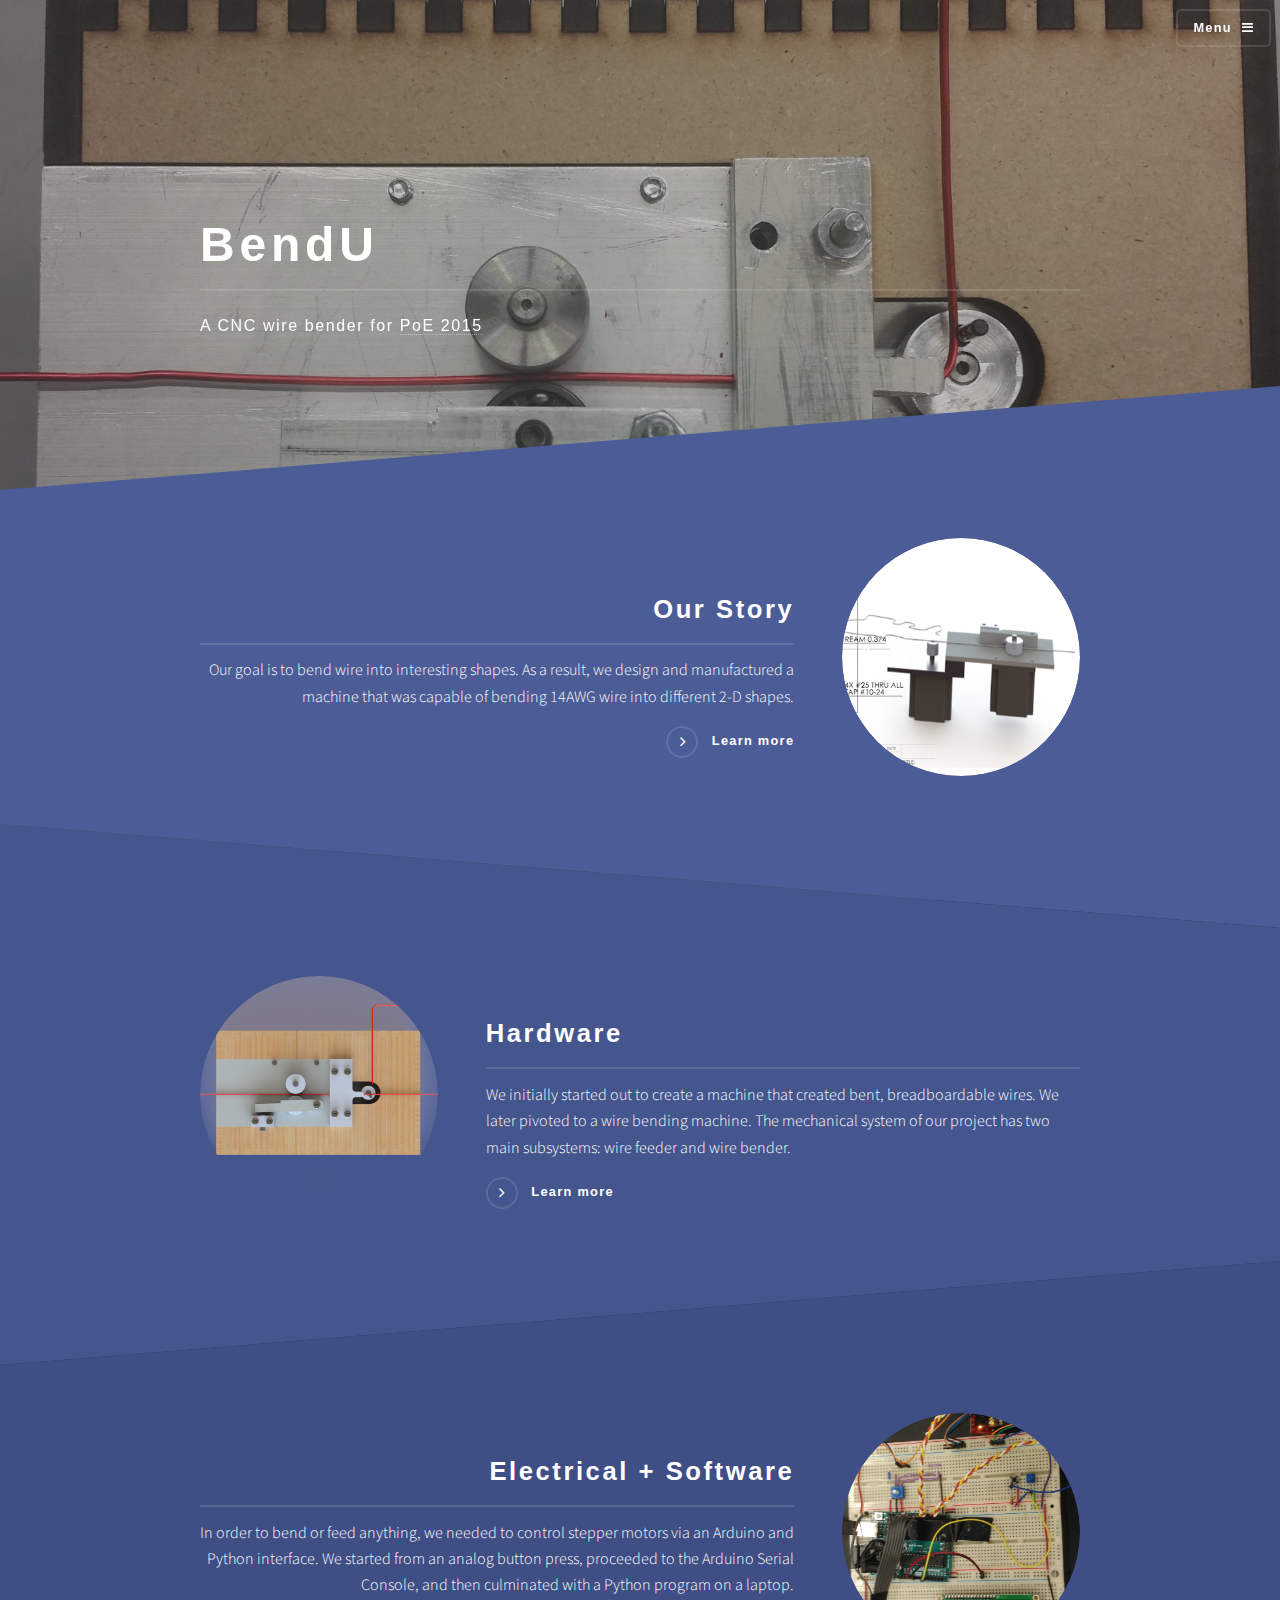
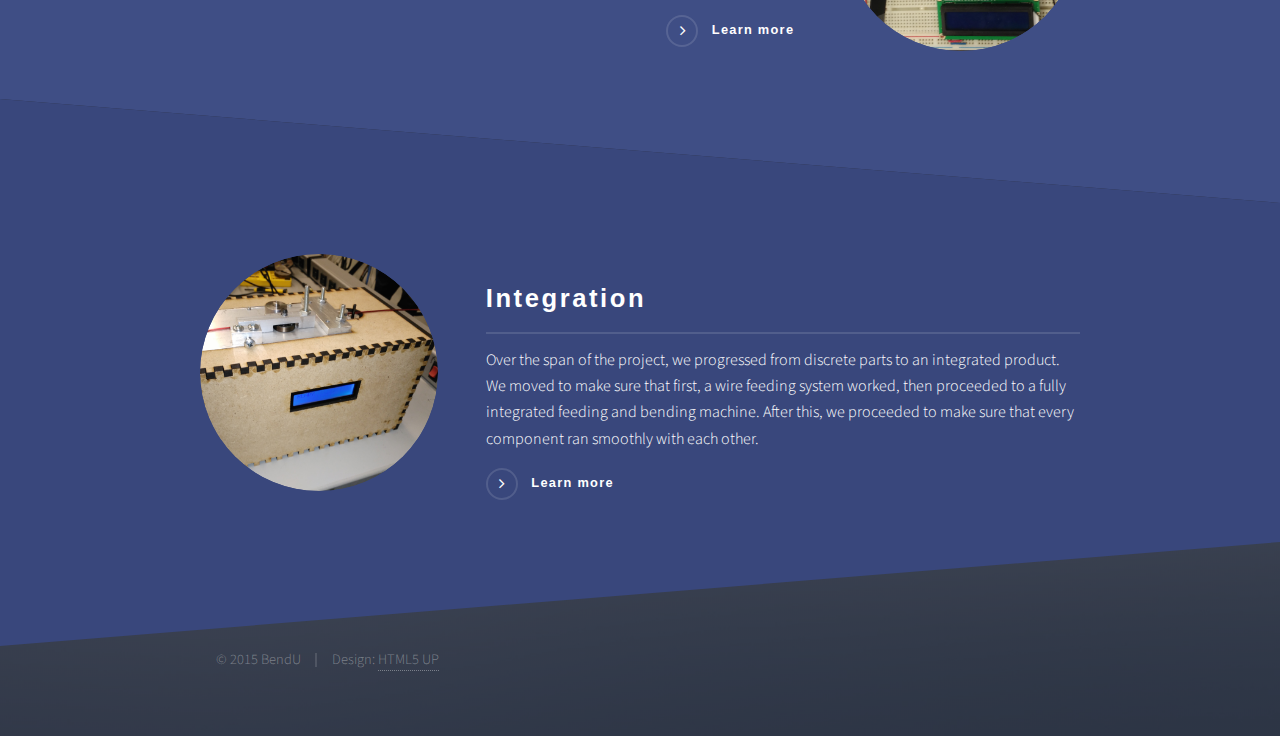
<file: index.html>
<!DOCTYPE HTML>
<!--
	Solid State by HTML5 UP
	html5up.net | @n33co
	Free for personal and commercial use under the CCA 3.0 license (html5up.net/license)
-->
<html>
	<head>
		<title>BendU</title>
		<meta charset="utf-8" />
		<meta name="viewport" content="width=device-width, initial-scale=1" />
		<!--[if lte IE 8]><script src="assets/js/ie/html5shiv.js"></script><![endif]-->
		<link rel="stylesheet" href="assets/css/main.css" />
		<!--[if lte IE 9]><link rel="stylesheet" href="assets/css/ie9.css" /><![endif]-->
		<!--[if lte IE 8]><link rel="stylesheet" href="assets/css/ie8.css" /><![endif]-->
	</head>
	<body>

		<!-- Page Wrapper -->
			<div id="page-wrapper">

				<!-- Header -->
					<header id="header" class="alt">
						<h1><a href="index.html">BendU</a></h1>
						<nav>
							<a href="#menu">Menu</a>
						</nav>
					</header>

				<!-- Menu -->
					<nav id="menu">
						<div class="inner">
							<h2>Menu</h2>
							<ul class="links">
								<li><a href="index.html">Home</a></li>
								<li><a href="story.html">Story</a></li>
                                <li><a href="hardware.html">Hardware</a></li>
                                <li><a href="electricalsoftware.html">Electrical + Software</a></li>
                                <li><a href="integration.html">Integration</a></li>
							</ul>
							<a href="#" class="close">Close</a>
						</div>
					</nav>

				<!-- Banner -->
					<section id="banner">
						<div class="inner">
							<div class="logo"><span class="icon fa-gears" style="opacity:0"></span></div>
							<h2>BendU</h2>
							<p>A CNC wire bender for <a href="http://poe.olin.edu/">PoE 2015</a></p>
						</div>
					</section>

				<!-- Wrapper -->
					<section id="wrapper">

						<!-- One -->
							<section id="one" class="wrapper spotlight style1">
								<div class="inner">
									<a href="#" class="image"><img src="images/story.png" alt="" /></a>
									<div class="content">
										<h2 class="major">Our Story</h2>
										<p>
											Our goal is to bend wire into interesting shapes. As a result, we design and manufactured a machine that was capable of bending 14AWG wire into different 2-D shapes.
										</p>
										<a href="story.html" class="special">Learn more</a>
									</div>
								</div>
							</section>

						<!-- Two -->
							<section id="two" class="wrapper alt spotlight style2">
								<div class="inner">
									<a href="#" class="image"><img src="images/hardware.png" alt="" /></a>
									<div class="content">
										<h2 class="major">Hardware</h2>
										<p>We initially started out to create a machine that created bent, breadboardable wires. We later pivoted to a wire bending machine. The mechanical system of our project has two main subsystems: wire feeder and wire bender.</p>
										<a href="hardware.html" class="special">Learn more</a>
									</div>
								</div>
							</section>

						<!-- Three -->
							<section id="three" class="wrapper spotlight style3">
								<div class="inner">
									<a href="#" class="image"><img src="images/electricalsoftware.jpg" alt="" /></a>
									<div class="content">
										<h2 class="major">Electrical + Software</h2>
										<p>In order to bend or feed anything, we needed to control stepper motors via an Arduino and Python interface. We started from an analog button press, proceeded to the Arduino Serial Console, and then culminated with a Python program on a laptop.</p>
										<a href="electricalsoftware.html" class="special">Learn more</a>
									</div>
								</div>
							</section>

						<!-- Four -->
							<section id="four" class="wrapper alt spotlight style4">
								<div class="inner">
									<a href="#" class="image"><img src="images/integration.jpg" alt="" /></a>
									<div class="content">
										<h2 class="major">Integration</h2>
										<p>Over the span of the project, we progressed from discrete parts to an integrated product. We moved to make sure that first, a wire feeding system worked, then proceeded to a fully integrated feeding and bending machine. After this, we proceeded to make sure that every component ran smoothly with each other. </p>
										<a href="integration.html" class="special">Learn more</a>
									</div>
								</div>
							</section>

					</section>

				<!-- Footer -->
					<section id="footer">
						<div class="inner"> 
							<ul class="copyright">
								<li>&copy; 2015 BendU </li><li>Design: <a href="http://html5up.net">HTML5 UP</a></li>
							</ul>
						</div>
					</section>

			</div>

		<!-- Scripts -->
			<script src="assets/js/skel.min.js"></script>
			<script src="assets/js/jquery.min.js"></script>
			<script src="assets/js/jquery.scrollex.min.js"></script>
			<script src="assets/js/util.js"></script>
			<!--[if lte IE 8]><script src="assets/js/ie/respond.min.js"></script><![endif]-->
			<script src="assets/js/main.js"></script>

	</body>
</html>
</file>
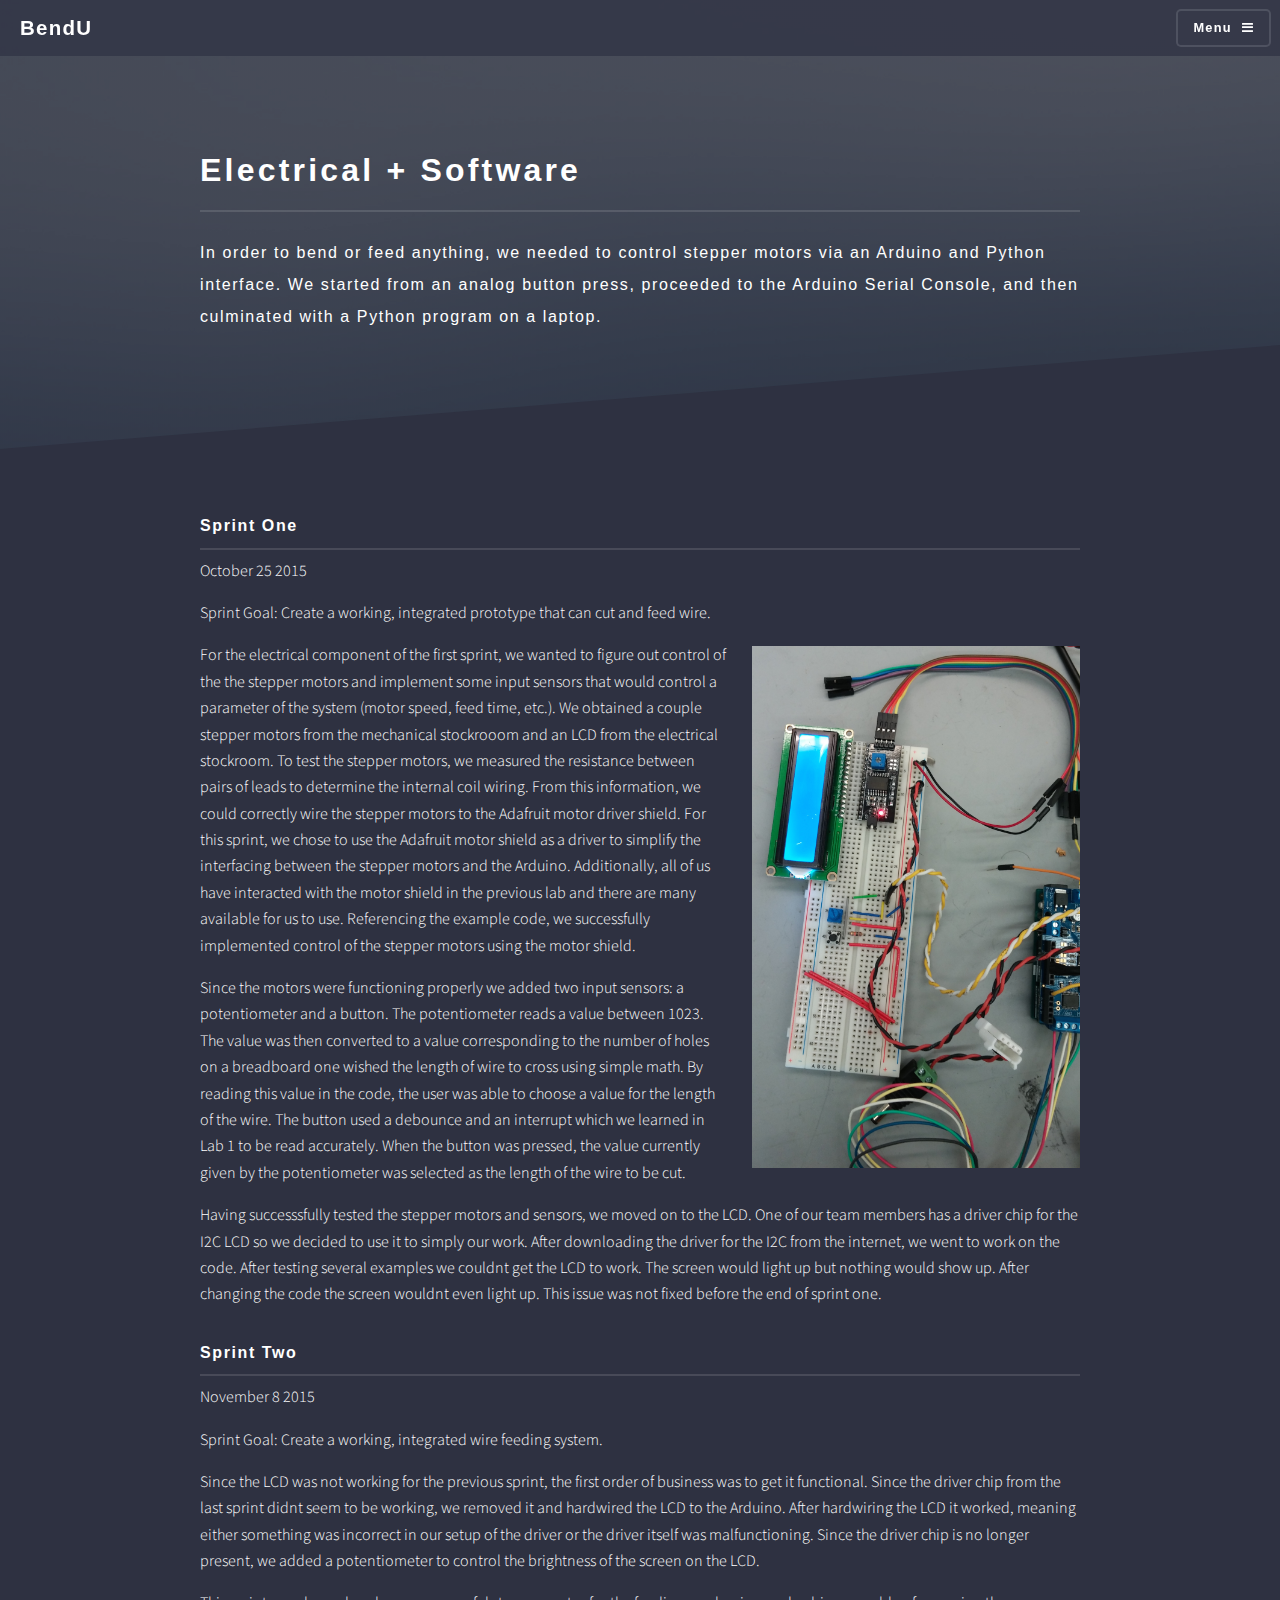
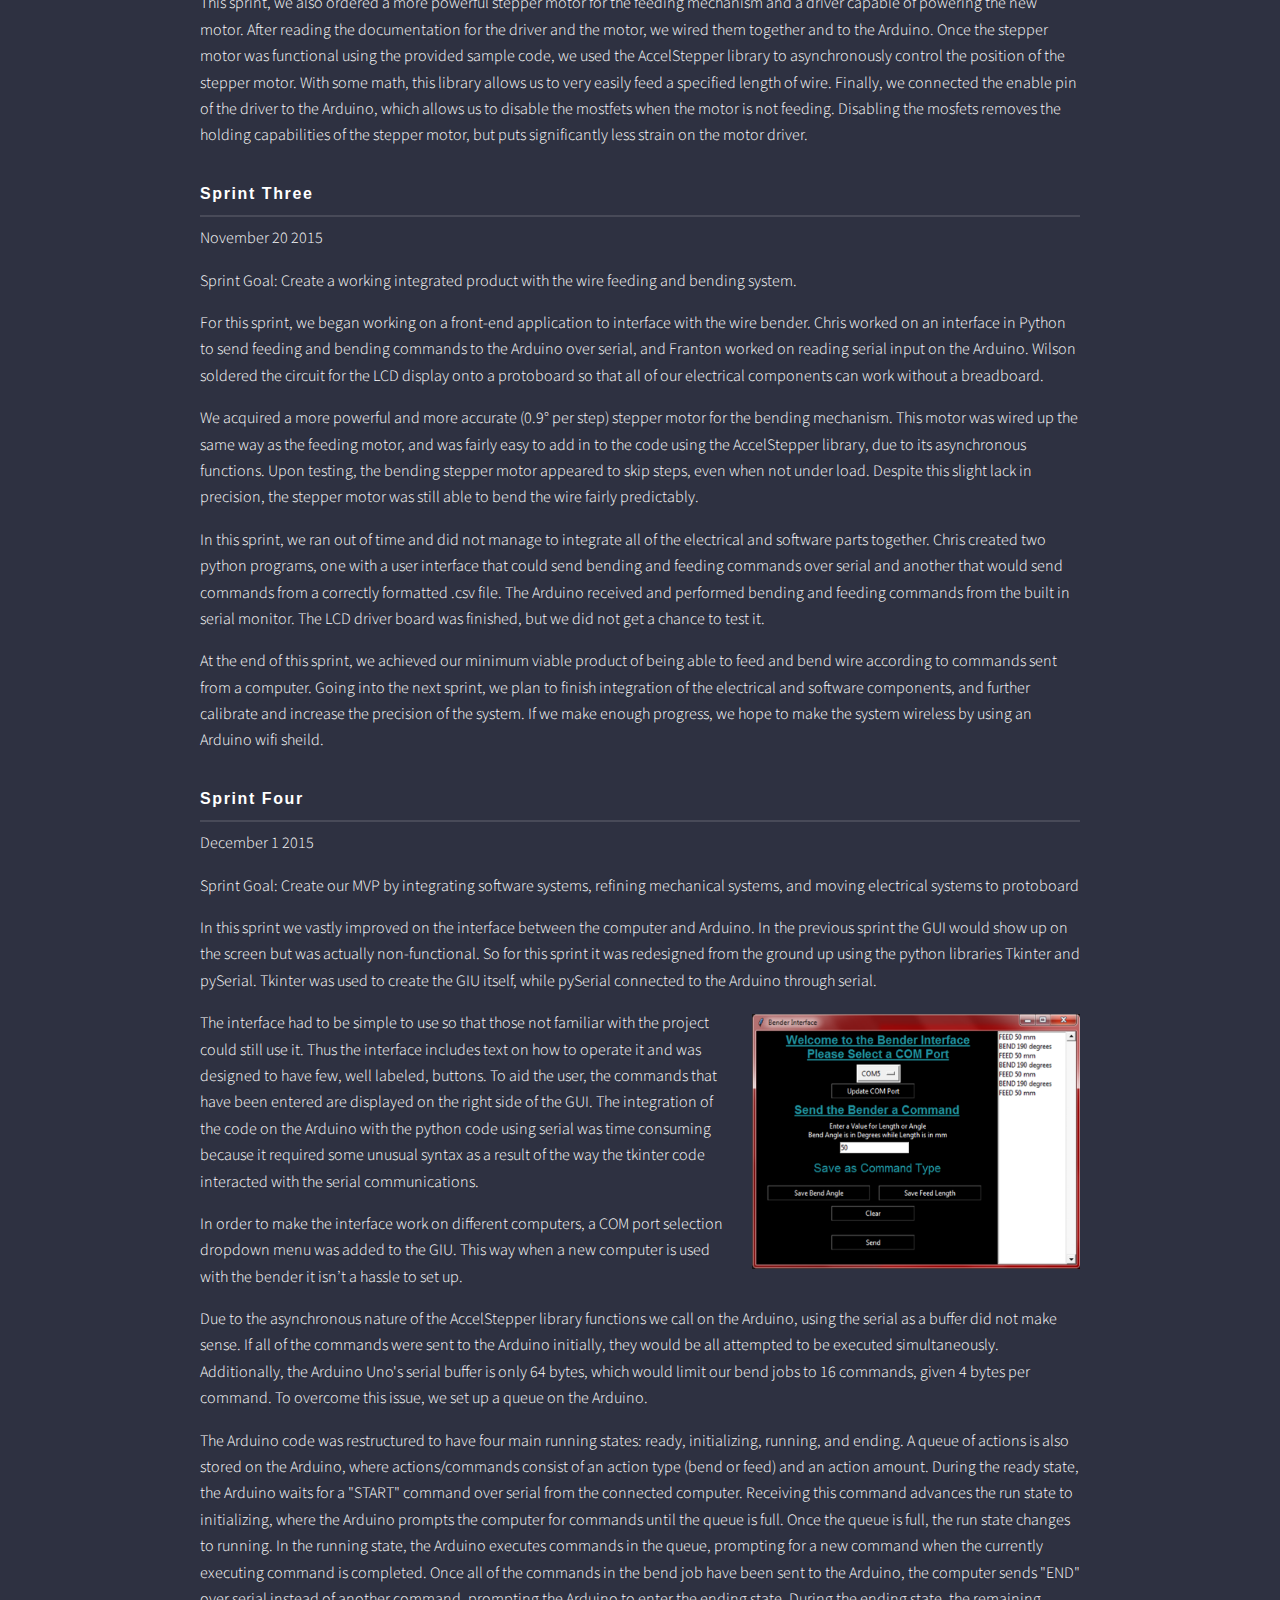
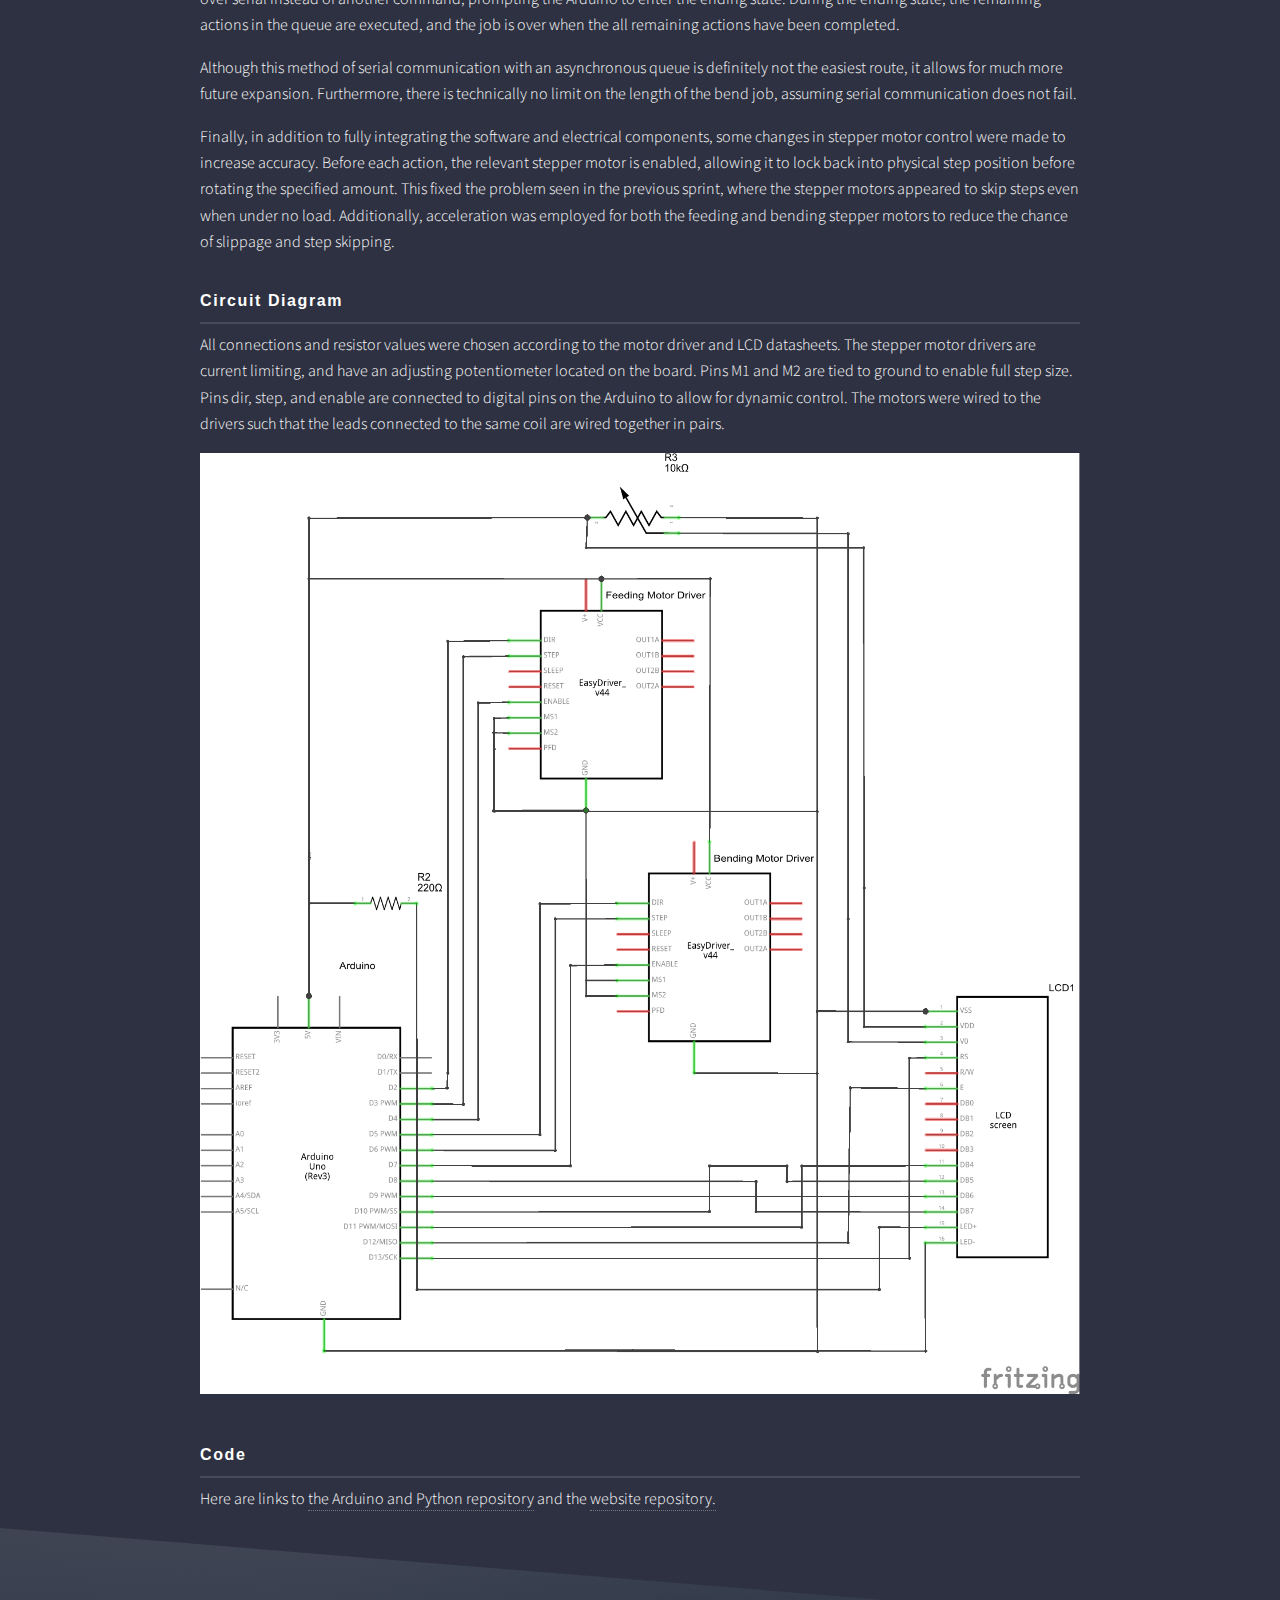
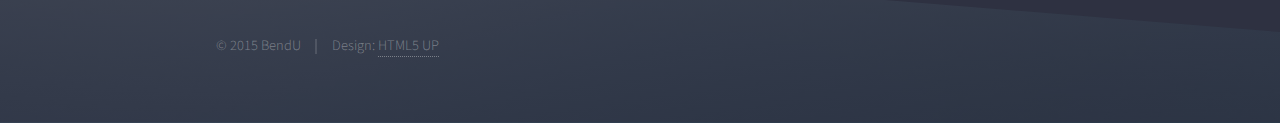
<file: electricalsoftware.html>
<!DOCTYPE HTML>
<!--
    Solid State by HTML5 UP
    html5up.net | @n33co
    Free for personal and commercial use under the CCA 3.0 license (html5up.net/license)
-->
<html>
    <head>
        <title>Electrical + Software - BendU</title>
        <meta charset="utf-8" />
        <meta name="viewport" content="width=device-width, initial-scale=1" />
        <!--[if lte IE 8]><script src="assets/js/ie/html5shiv.js"></script><![endif]-->
        <link rel="stylesheet" href="assets/css/main.css" />
        <!--[if lte IE 9]><link rel="stylesheet" href="assets/css/ie9.css" /><![endif]-->
        <!--[if lte IE 8]><link rel="stylesheet" href="assets/css/ie8.css" /><![endif]-->
    </head>
    <body>

        <!-- Page Wrapper -->
            <div id="page-wrapper">

                <!-- Header -->
                    <header id="header">
                        <h1><a href="index.html">BendU</a></h1>
                        <nav>
                            <a href="#menu">Menu</a>
                        </nav>
                    </header>

                <!-- Menu -->
                    <nav id="menu">
                        <div class="inner">
                            <h2>Menu</h2>
                            <ul class="links">
                                <li><a href="index.html">Home</a></li>
                                <li><a href="story.html">Story</a></li>
                                <li><a href="hardware.html">Hardware</a></li>
                                <li><a href="electricalsoftware.html">Electrical + Software</a></li>
                                <li><a href="integration.html">Integration</a></li>
                            </ul>
                            <a href="#" class="close">Close</a>
                        </div>
                    </nav>

                <!-- Wrapper -->
                    <section id="wrapper">
                        <header>
                            <div class="inner">
                                <h2>Electrical + Software</h2>
                                <p>In order to bend or feed anything, we needed to control stepper motors via an Arduino and Python interface. We started from an analog button press, proceeded to the Arduino Serial Console, and then culminated with a Python program on a laptop.</p>
                            </div>
                        </header>

                        <!-- Content -->
                            <div class="wrapper">
                                <div class="inner">

                                    <h3 class="major">Sprint One</h3>

                                    <p> October 25 2015</p>
                                    <p> Sprint Goal: Create a working, integrated prototype that can cut and feed wire.</p>
                                    <p>
                                        <span class="image right"> <img src="images/electrical_1.jpg"> </span>
                                        For the electrical component of the first sprint, we wanted to figure out control of the the stepper motors and implement some input sensors that would control a parameter of the system (motor speed, feed time, etc.). We obtained a couple stepper motors from the mechanical stockrooom and an LCD from the electrical stockroom. To test the stepper motors, we measured the resistance between pairs of leads to determine the internal coil wiring. From this information, we could correctly wire the stepper motors to the Adafruit motor driver shield. For this sprint, we chose to use the Adafruit motor shield as a driver to simplify the interfacing between the stepper motors and the Arduino. Additionally, all of us have interacted with the motor shield in the previous lab and there are many available for us to use. Referencing the example code, we successfully implemented control of the stepper motors using the motor shield.</p>
                                    
                                    <p>Since the motors were functioning properly we added two input sensors: a potentiometer and a button. The potentiometer reads a value between 1023. The value was then converted to a value corresponding to the number of holes on a breadboard one wished the length of wire to cross using simple math. By reading this value in the code, the user was able to choose a value for the length of the wire. The button used a debounce and an interrupt which we learned in Lab 1 to be read accurately. When the button was pressed, the value currently given by the potentiometer was selected as the length of the wire to be cut. </p>

                                    <p>Having successsfully tested the stepper motors and sensors, we moved on to the LCD. One of our team members has a driver chip for the I2C LCD so we decided to use it to simply our work. After downloading the driver for the I2C from the internet, we went to work on the code. After testing several examples we couldnt get the LCD to work. The screen would light up but nothing would show up. After changing the code the screen wouldnt even light up. This issue was not fixed before the end of sprint one.</p>

                                    <h3 class="major">Sprint Two</h3>
                                    <p> November 8 2015 </p>
                                    <p> Sprint Goal: Create a working, integrated wire feeding system.</p>
                                    <p>Since the LCD was not working for the previous sprint, the first order of business was to get it functional. Since the driver chip from the last sprint didnt seem to be working, we removed it and hardwired the LCD to the Arduino. After hardwiring the LCD it worked, meaning either something was incorrect in our setup of the driver or the driver itself was malfunctioning. Since the driver chip is no longer present, we added a potentiometer to control the brightness of the screen on the LCD.</p>
                                    
                                    <p>This sprint, we also ordered a more powerful stepper motor for the feeding mechanism and a driver capable of powering the new motor. After reading the documentation for the driver and the motor, we wired them together and to the Arduino. Once the stepper motor was functional using the provided sample code, we used the AccelStepper library to asynchronously control the position of the stepper motor. With some math, this library allows us to very easily feed a specified length of wire. Finally, we connected the enable pin of the driver to the Arduino, which allows us to disable the mostfets when the motor is not feeding. Disabling the mosfets removes the holding capabilities of the stepper motor, but puts significantly less strain on the motor driver.</p>

                                    <h3 class="major">Sprint Three</h3>
                                    <p> November 20 2015 </p>
                                    <p> Sprint Goal: Create a working integrated product with the wire feeding and bending system.</p>                                  
                                    <p>For this sprint, we began working on a front-end application to interface with the wire bender. Chris worked on an interface in Python to send feeding and bending commands to the Arduino over serial, and Franton worked on reading serial input on the Arduino. Wilson soldered the circuit for the LCD display onto a protoboard so that all of our electrical components can work without a breadboard.</p>
                                    
                                    <p>We acquired a more powerful and more accurate (0.9° per step) stepper motor for the bending mechanism. This motor was wired up the same way as the feeding motor, and was fairly easy to add in to the code using the AccelStepper library, due to its asynchronous functions. Upon testing, the bending stepper motor appeared to skip steps, even when not under load. Despite this slight lack in precision, the stepper motor was still able to bend the wire fairly predictably.</p>

                                    <p>In this sprint, we ran out of time and did not manage to integrate all of the electrical and software parts together. Chris created two python programs, one with a user interface that could send bending and feeding commands over serial and another that would send commands from a correctly formatted .csv file. The Arduino received and performed bending and feeding commands from the built in serial monitor. The LCD driver board was finished, but we did not get a chance to test it.</p>

                                    <p>At the end of this sprint, we achieved our minimum viable product of being able to feed and bend wire according to commands sent from a computer. Going into the next sprint, we plan to finish integration of the electrical and software components, and further calibrate and increase the precision of the system. If we make enough progress, we hope to make the system wireless by using an Arduino wifi sheild.</p>

                                    <h3 class="major">Sprint Four</h3>
                                    <p> December 1 2015 </p>
                                    <p> Sprint Goal: Create our MVP by integrating software systems, refining mechanical systems, and moving electrical systems to protoboard</p>

                                    <p> In this sprint we vastly improved on the interface between the computer and Arduino. In the previous sprint the GUI would show up on the screen but was actually non-functional. So for this sprint it was redesigned from the ground up using the python libraries Tkinter and pySerial. Tkinter was used to create the GIU itself, while pySerial connected to the Arduino through serial. </p>
                                        
                                    <p> 
                                        <span class="image right"> <img src="images/InterfaceImage.png"> </span>
                                        The interface had to be simple to use so that those not familiar with the project could still use it. Thus the interface includes text on how to operate it and was designed to have few, well labeled, buttons. To aid the user, the commands that have been entered are displayed on the right side of the GUI. The integration of the code on the Arduino with the python code using serial was time consuming because it required some unusual syntax as a result of the way the tkinter code interacted with the serial communications. </p>

                                    <p> In order to make the interface work on different computers, a COM port selection dropdown menu was added to the GIU. This way when a new computer is used with the bender it isn’t a hassle to set up. </p>

                                    <p> Due to the asynchronous nature of the AccelStepper library functions we call on the Arduino, using the serial as a buffer did not make sense. If all of the commands were sent to the Arduino initially, they would be all attempted to be executed simultaneously. Additionally, the Arduino Uno's serial buffer is only 64 bytes, which would limit our bend jobs to 16 commands, given 4 bytes per command. To overcome this issue, we set up a queue on the Arduino.</p>

                                    <p> The Arduino code was restructured to have four main running states: ready, initializing, running, and ending. A queue of actions is also stored on the Arduino, where actions/commands consist of an action type (bend or feed) and an action amount. During the ready state, the Arduino waits for a "START" command over serial from the connected computer. Receiving this command advances the run state to initializing, where the Arduino prompts the computer for commands until the queue is full. Once the queue is full, the run state changes to running. In the running state, the Arduino executes commands in the queue, prompting for a new command when the currently executing command is completed. Once all of the commands in the bend job have been sent to the Arduino, the computer sends "END" over serial instead of another command, prompting the Arduino to enter the ending state. During the ending state, the remaining actions in the queue are executed, and the job is over when the all remaining actions have been completed.</p>

                                    <p> Although this method of serial communication with an asynchronous queue is definitely not the easiest route, it allows for much more future expansion. Furthermore, there is technically no limit on the length of the bend job, assuming serial communication does not fail.</p>

                                    <p> Finally, in addition to fully integrating the software and electrical components, some changes in stepper motor control were made to increase accuracy. Before each action, the relevant stepper motor is enabled, allowing it to lock back into physical step position before rotating the specified amount. This fixed the problem seen in the previous sprint, where the stepper motors appeared to skip steps even when under no load. Additionally, acceleration was employed for both the feeding and bending stepper motors to reduce the chance of slippage and step skipping.</p> 
                                    
                                    <h3 class="major">Circuit Diagram</h3>
                                    <p>All connections and resistor values were chosen according to the motor driver and LCD datasheets. The stepper motor drivers are current limiting, and have an adjusting potentiometer located on the board. Pins M1 and M2 are tied to ground to enable full step size. Pins dir, step, and enable are connected to digital pins on the Arduino to allow for dynamic control. The motors were wired to the drivers such that the leads connected to the same coil are wired together in pairs.</p>
                                    
                                    <span class="image fit"> <img src="images/POE_Circuit_Diagram_schem.png"> </span>

                                    <h3 class="major">Code</h3>
                                    Here are links to <a href="https://github.com/cgbeck/WireBending">the Arduino and Python repository</a> and the <a href="https://github.com/frantonlin/WireBendingWeb">website repository.</a>

                                </div>
                            </div>

                    </section>

                <!-- Footer -->
                    <section id="footer">
                        <div class="inner">
                            <ul class="copyright">
                                <li>&copy; 2015 BendU </li><li>Design: <a href="http://html5up.net">HTML5 UP</a></li>
                            </ul>
                        </div>
                    </section>

            </div>

        <!-- Scripts -->
            <script src="assets/js/skel.min.js"></script>
            <script src="assets/js/jquery.min.js"></script>
            <script src="assets/js/jquery.scrollex.min.js"></script>
            <script src="assets/js/util.js"></script>
            <!--[if lte IE 8]><script src="assets/js/ie/respond.min.js"></script><![endif]-->
            <script src="assets/js/main.js"></script>

    </body>
</html>
</file>
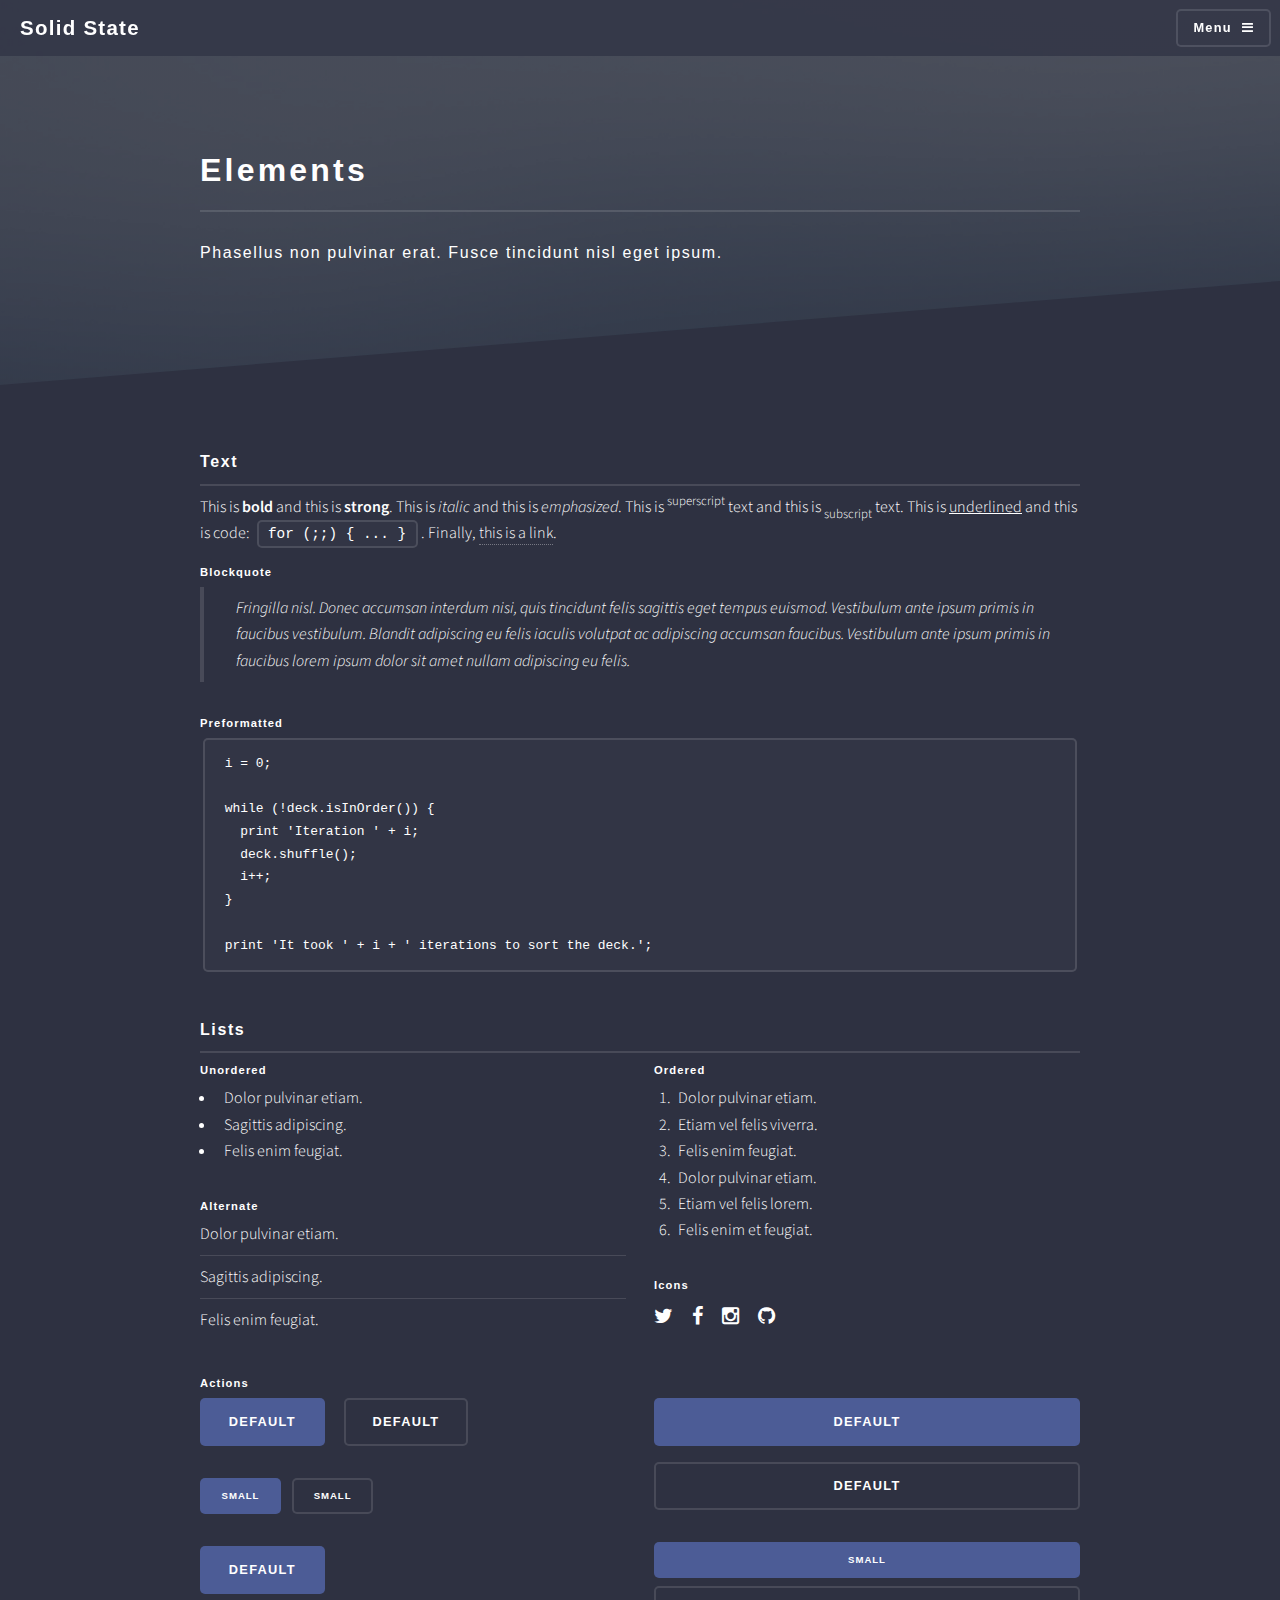
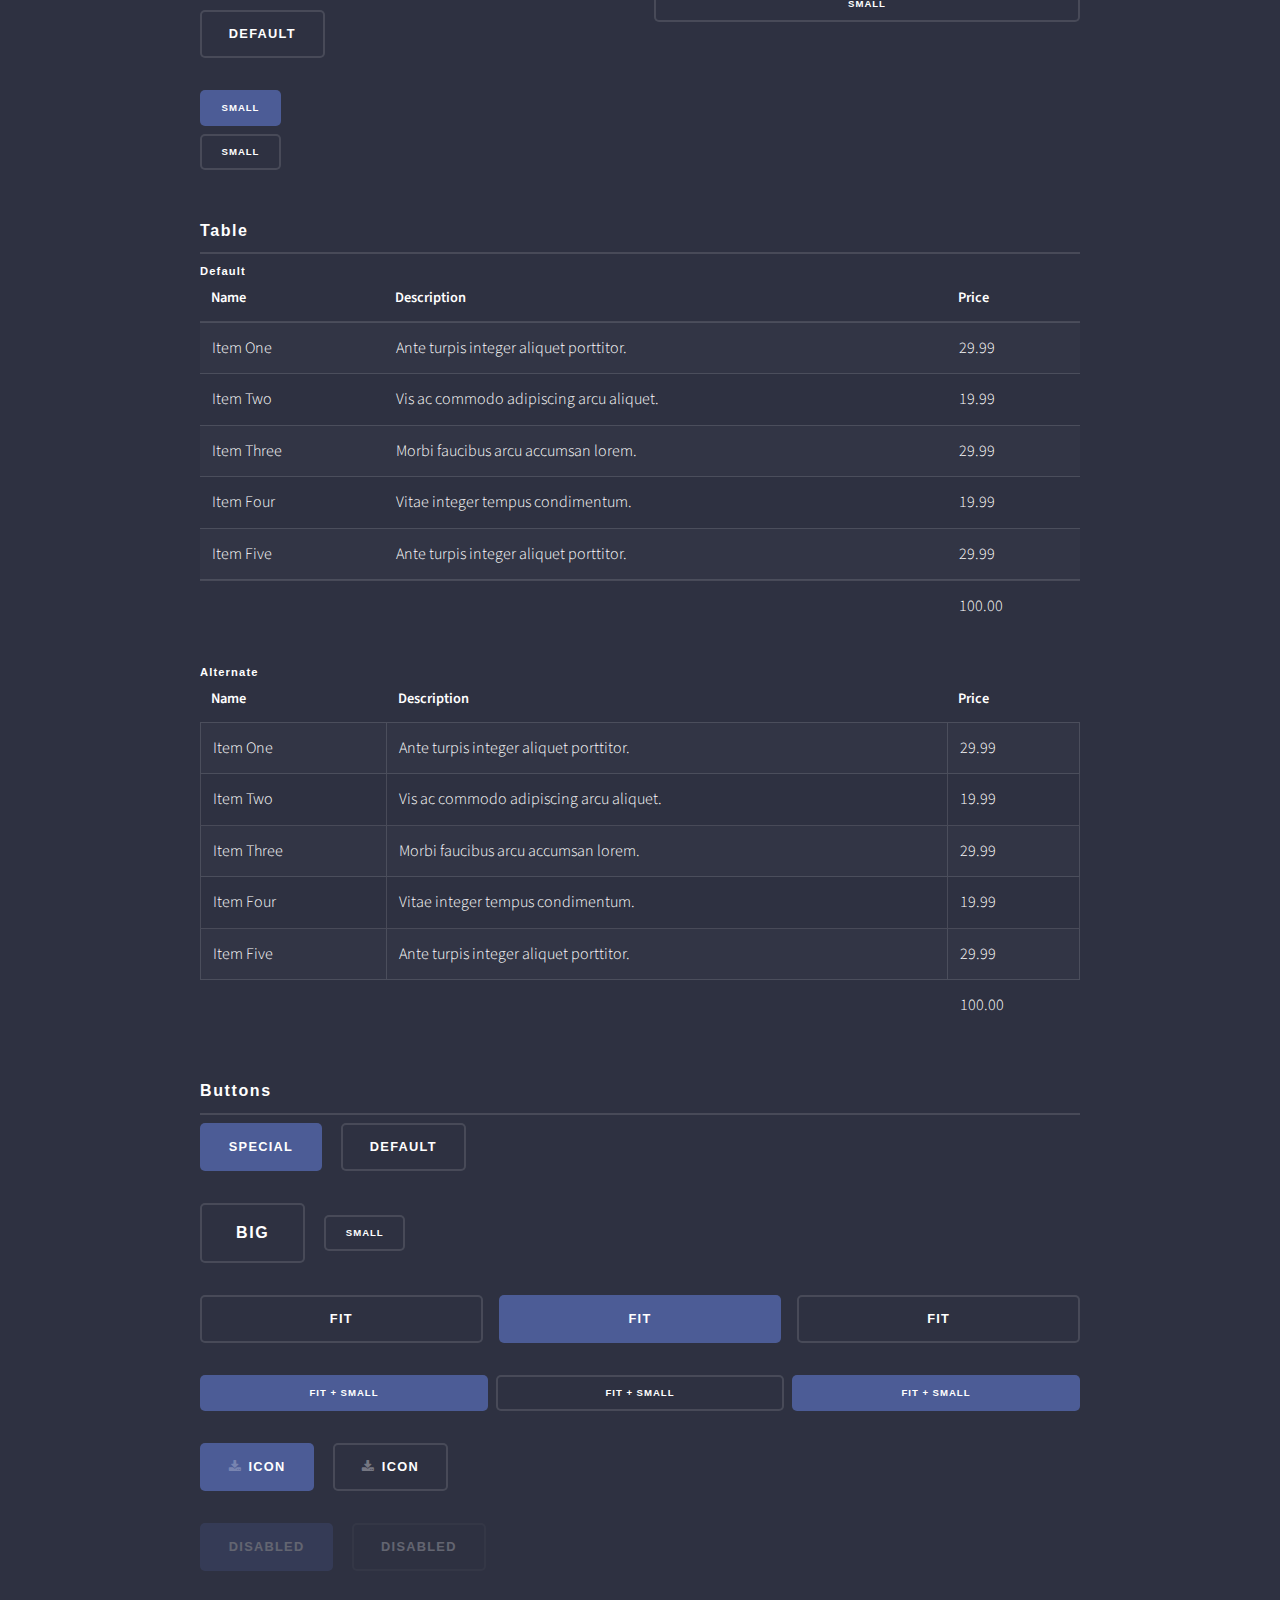
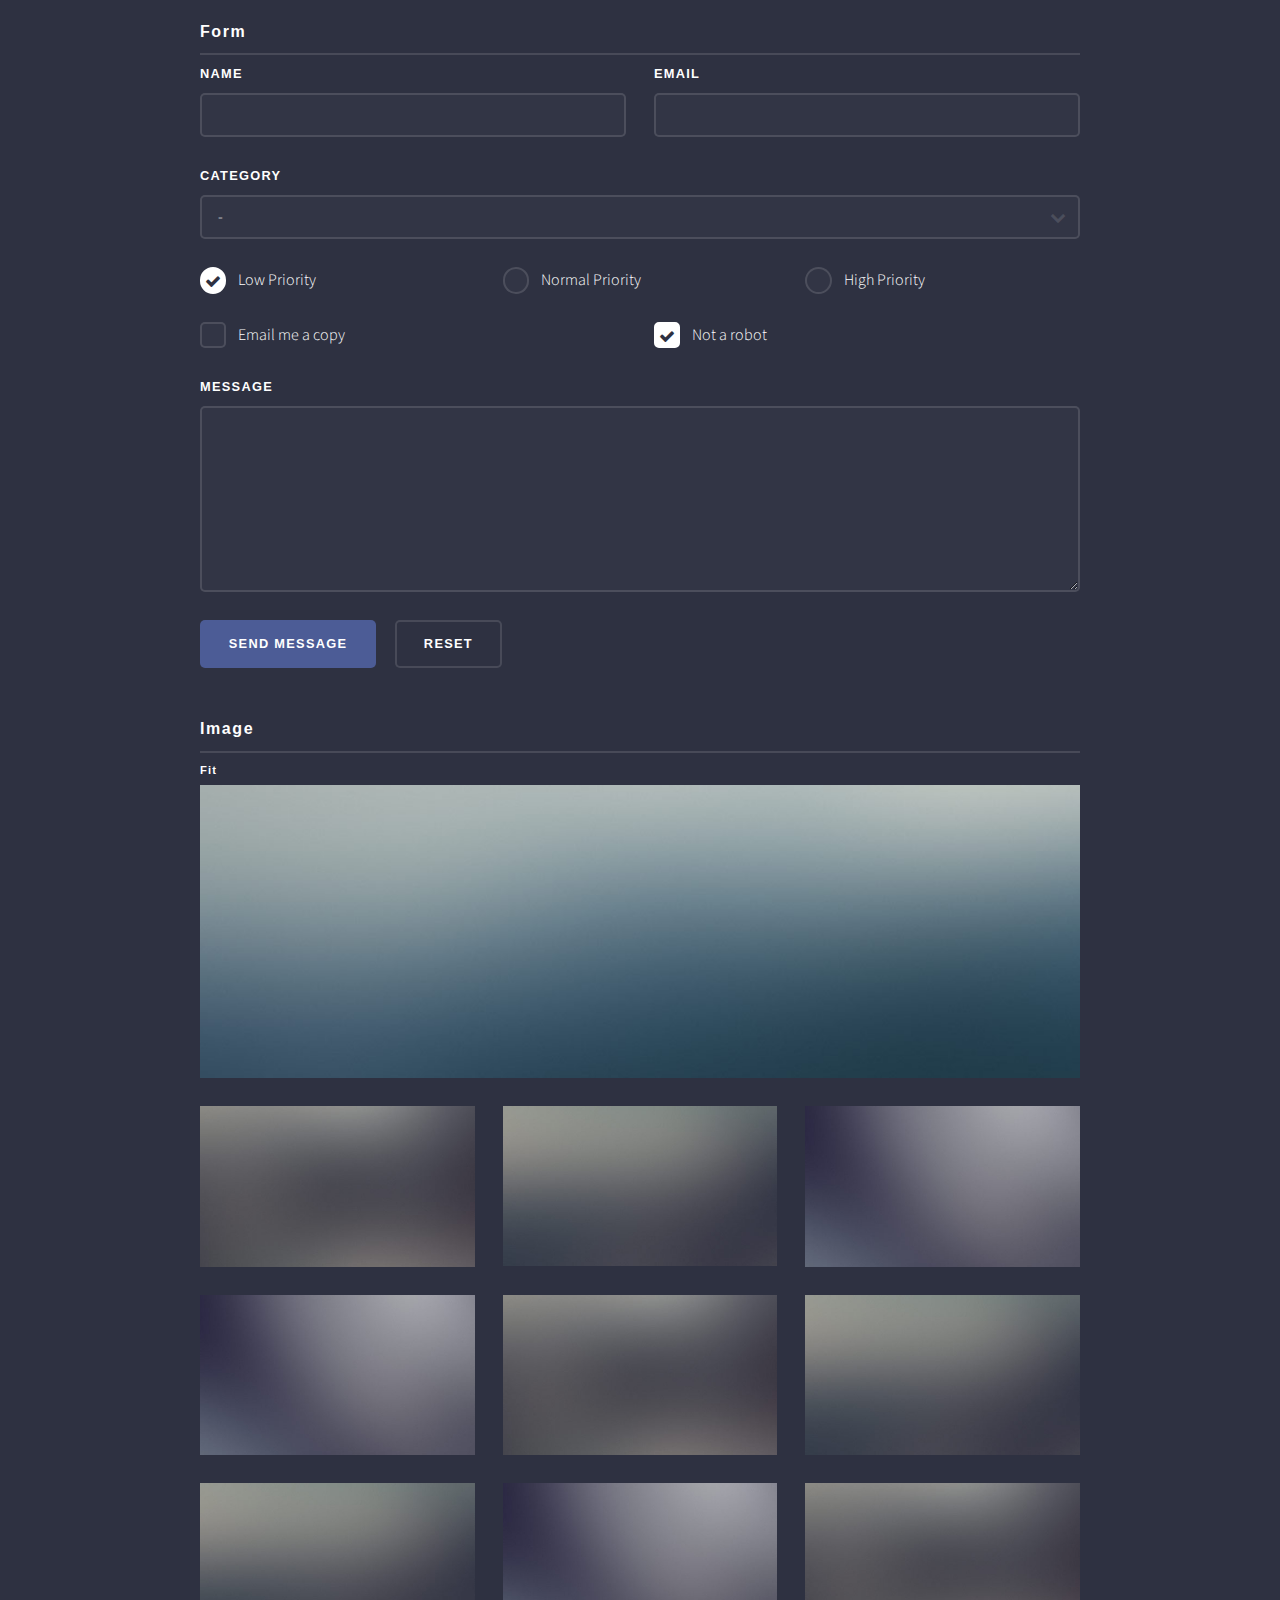
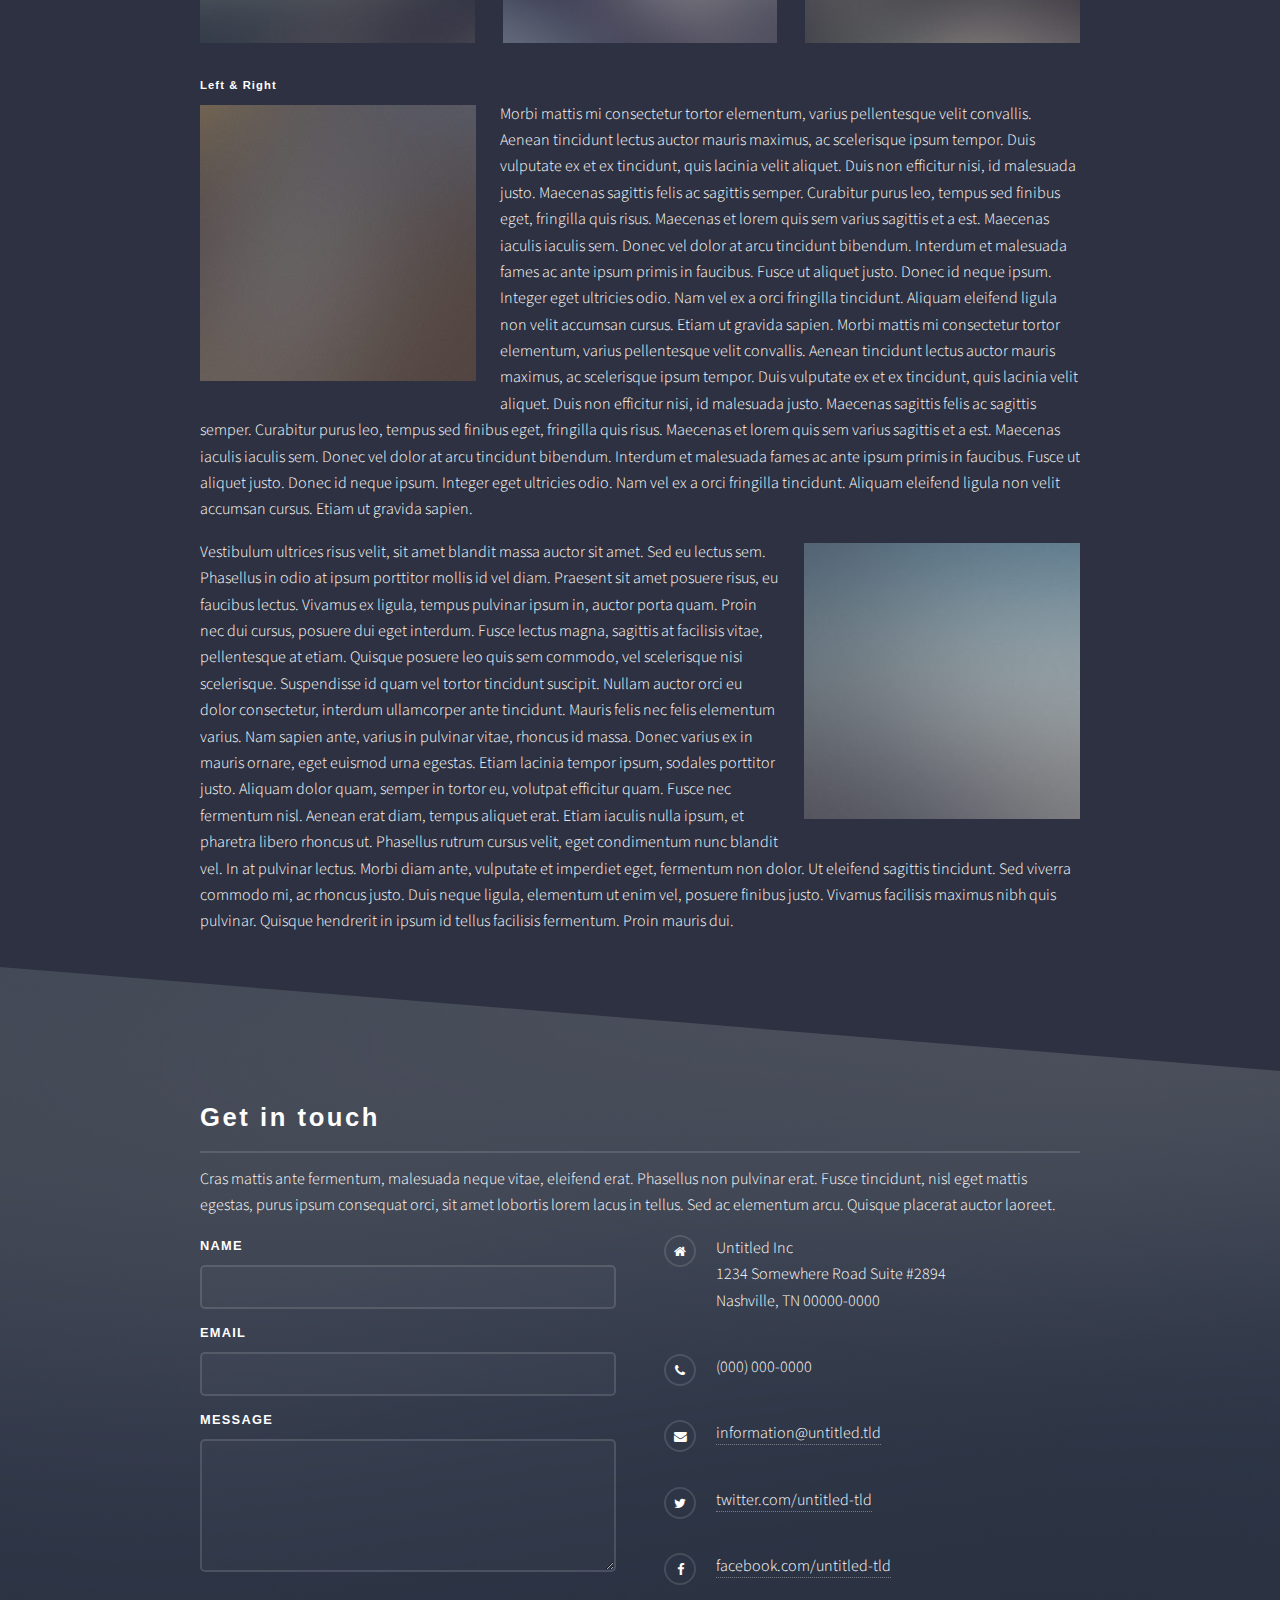
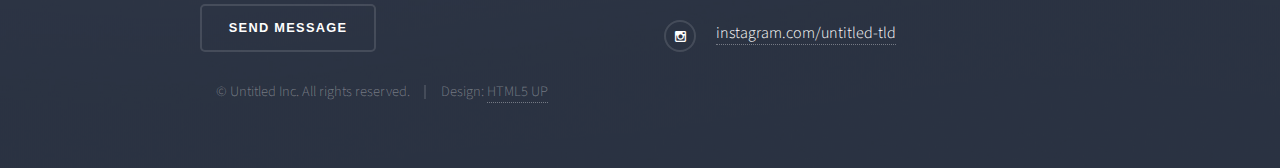
<file: elements.html>
<!DOCTYPE HTML>
<!--
	Solid State by HTML5 UP
	html5up.net | @n33co
	Free for personal and commercial use under the CCA 3.0 license (html5up.net/license)
-->
<html>
	<head>
		<title>Elements - Solid State by HTML5 UP</title>
		<meta charset="utf-8" />
		<meta name="viewport" content="width=device-width, initial-scale=1" />
		<!--[if lte IE 8]><script src="assets/js/ie/html5shiv.js"></script><![endif]-->
		<link rel="stylesheet" href="assets/css/main.css" />
		<!--[if lte IE 9]><link rel="stylesheet" href="assets/css/ie9.css" /><![endif]-->
		<!--[if lte IE 8]><link rel="stylesheet" href="assets/css/ie8.css" /><![endif]-->
	</head>
	<body>

		<!-- Page Wrapper -->
			<div id="page-wrapper">

				<!-- Header -->
					<header id="header">
						<h1><a href="index.html">Solid State</a></h1>
						<nav>
							<a href="#menu">Menu</a>
						</nav>
					</header>

				<!-- Menu -->
					<nav id="menu">
						<div class="inner">
							<h2>Menu</h2>
							<ul class="links">
								<li><a href="index.html">Home</a></li>
								<li><a href="generic.html">Generic</a></li>
								<li><a href="elements.html">Elements</a></li>
								<li><a href="#">Log In</a></li>
								<li><a href="#">Sign Up</a></li>
							</ul>
							<a href="#" class="close">Close</a>
						</div>
					</nav>

				<!-- Wrapper -->
					<section id="wrapper">
						<header>
							<div class="inner">
								<h2>Elements</h2>
								<p>Phasellus non pulvinar erat. Fusce tincidunt nisl eget ipsum.</p>
							</div>
						</header>

						<!-- Content -->
							<div class="wrapper">
								<div class="inner">

									<section>
										<h3 class="major">Text</h3>
										<p>This is <b>bold</b> and this is <strong>strong</strong>. This is <i>italic</i> and this is <em>emphasized</em>.
										This is <sup>superscript</sup> text and this is <sub>subscript</sub> text.
										This is <u>underlined</u> and this is code: <code>for (;;) { ... }</code>. Finally, <a href="#">this is a link</a>.</p>
										<h4>Blockquote</h4>
										<blockquote>Fringilla nisl. Donec accumsan interdum nisi, quis tincidunt felis sagittis eget tempus euismod. Vestibulum ante ipsum primis in faucibus vestibulum. Blandit adipiscing eu felis iaculis volutpat ac adipiscing accumsan faucibus. Vestibulum ante ipsum primis in faucibus lorem ipsum dolor sit amet nullam adipiscing eu felis.</blockquote>
										<h4>Preformatted</h4>
										<pre><code>i = 0;

while (!deck.isInOrder()) {
  print 'Iteration ' + i;
  deck.shuffle();
  i++;
}

print 'It took ' + i + ' iterations to sort the deck.';</code></pre>
									</section>

									<section>
										<h3 class="major">Lists</h3>
										<div class="row">
											<div class="6u 12u$(medium)">
												<h4>Unordered</h4>
												<ul>
													<li>Dolor pulvinar etiam.</li>
													<li>Sagittis adipiscing.</li>
													<li>Felis enim feugiat.</li>
												</ul>
												<h4>Alternate</h4>
												<ul class="alt">
													<li>Dolor pulvinar etiam.</li>
													<li>Sagittis adipiscing.</li>
													<li>Felis enim feugiat.</li>
												</ul>
											</div>
											<div class="6u$ 12u$(medium)">
												<h4>Ordered</h4>
												<ol>
													<li>Dolor pulvinar etiam.</li>
													<li>Etiam vel felis viverra.</li>
													<li>Felis enim feugiat.</li>
													<li>Dolor pulvinar etiam.</li>
													<li>Etiam vel felis lorem.</li>
													<li>Felis enim et feugiat.</li>
												</ol>
												<h4>Icons</h4>
												<ul class="icons">
													<li><a href="#" class="icon fa-twitter"><span class="label">Twitter</span></a></li>
													<li><a href="#" class="icon fa-facebook"><span class="label">Facebook</span></a></li>
													<li><a href="#" class="icon fa-instagram"><span class="label">Instagram</span></a></li>
													<li><a href="#" class="icon fa-github"><span class="label">Github</span></a></li>
												</ul>
											</div>
										</div>
										<h4>Actions</h4>
										<div class="row">
											<div class="6u 12u$(medium)">
												<ul class="actions">
													<li><a href="#" class="button special">Default</a></li>
													<li><a href="#" class="button">Default</a></li>
												</ul>
												<ul class="actions small">
													<li><a href="#" class="button special small">Small</a></li>
													<li><a href="#" class="button small">Small</a></li>
												</ul>
												<ul class="actions vertical">
													<li><a href="#" class="button special">Default</a></li>
													<li><a href="#" class="button">Default</a></li>
												</ul>
												<ul class="actions vertical small">
													<li><a href="#" class="button special small">Small</a></li>
													<li><a href="#" class="button small">Small</a></li>
												</ul>
											</div>
											<div class="6u 12u$(medium)">
												<ul class="actions vertical">
													<li><a href="#" class="button special fit">Default</a></li>
													<li><a href="#" class="button fit">Default</a></li>
												</ul>
												<ul class="actions vertical small">
													<li><a href="#" class="button special small fit">Small</a></li>
													<li><a href="#" class="button small fit">Small</a></li>
												</ul>
											</div>
										</div>
									</section>

									<section>
										<h3 class="major">Table</h3>
										<h4>Default</h4>
										<div class="table-wrapper">
											<table>
												<thead>
													<tr>
														<th>Name</th>
														<th>Description</th>
														<th>Price</th>
													</tr>
												</thead>
												<tbody>
													<tr>
														<td>Item One</td>
														<td>Ante turpis integer aliquet porttitor.</td>
														<td>29.99</td>
													</tr>
													<tr>
														<td>Item Two</td>
														<td>Vis ac commodo adipiscing arcu aliquet.</td>
														<td>19.99</td>
													</tr>
													<tr>
														<td>Item Three</td>
														<td> Morbi faucibus arcu accumsan lorem.</td>
														<td>29.99</td>
													</tr>
													<tr>
														<td>Item Four</td>
														<td>Vitae integer tempus condimentum.</td>
														<td>19.99</td>
													</tr>
													<tr>
														<td>Item Five</td>
														<td>Ante turpis integer aliquet porttitor.</td>
														<td>29.99</td>
													</tr>
												</tbody>
												<tfoot>
													<tr>
														<td colspan="2"></td>
														<td>100.00</td>
													</tr>
												</tfoot>
											</table>
										</div>

										<h4>Alternate</h4>
										<div class="table-wrapper">
											<table class="alt">
												<thead>
													<tr>
														<th>Name</th>
														<th>Description</th>
														<th>Price</th>
													</tr>
												</thead>
												<tbody>
													<tr>
														<td>Item One</td>
														<td>Ante turpis integer aliquet porttitor.</td>
														<td>29.99</td>
													</tr>
													<tr>
														<td>Item Two</td>
														<td>Vis ac commodo adipiscing arcu aliquet.</td>
														<td>19.99</td>
													</tr>
													<tr>
														<td>Item Three</td>
														<td> Morbi faucibus arcu accumsan lorem.</td>
														<td>29.99</td>
													</tr>
													<tr>
														<td>Item Four</td>
														<td>Vitae integer tempus condimentum.</td>
														<td>19.99</td>
													</tr>
													<tr>
														<td>Item Five</td>
														<td>Ante turpis integer aliquet porttitor.</td>
														<td>29.99</td>
													</tr>
												</tbody>
												<tfoot>
													<tr>
														<td colspan="2"></td>
														<td>100.00</td>
													</tr>
												</tfoot>
											</table>
										</div>
									</section>

									<section>
										<h3 class="major">Buttons</h3>
										<ul class="actions">
											<li><a href="#" class="button special">Special</a></li>
											<li><a href="#" class="button">Default</a></li>
										</ul>
										<ul class="actions">
											<li><a href="#" class="button big">Big</a></li>
											<li><a href="#" class="button small">Small</a></li>
										</ul>
										<ul class="actions fit">
											<li><a href="#" class="button fit">Fit</a></li>
											<li><a href="#" class="button special fit">Fit</a></li>
											<li><a href="#" class="button fit">Fit</a></li>
										</ul>
										<ul class="actions fit small">
											<li><a href="#" class="button special fit small">Fit + Small</a></li>
											<li><a href="#" class="button fit small">Fit + Small</a></li>
											<li><a href="#" class="button special fit small">Fit + Small</a></li>
										</ul>
										<ul class="actions">
											<li><a href="#" class="button special icon fa-download">Icon</a></li>
											<li><a href="#" class="button icon fa-download">Icon</a></li>
										</ul>
										<ul class="actions">
											<li><span class="button special disabled">Disabled</span></li>
											<li><span class="button disabled">Disabled</span></li>
										</ul>
									</section>

									<section>
										<h3 class="major">Form</h3>
										<form method="post" action="#">
											<div class="row uniform">
												<div class="6u 12u$(xsmall)">
													<label for="demo-name">Name</label>
													<input type="text" name="demo-name" id="demo-name" value="" />
												</div>
												<div class="6u$ 12u$(xsmall)">
													<label for="demo-email">Email</label>
													<input type="email" name="demo-email" id="demo-email" value="" />
												</div>
												<div class="12u$">
													<label for="demo-category">Category</label>
													<div class="select-wrapper">
														<select name="demo-category" id="demo-category">
															<option value="">-</option>
															<option value="1">Manufacturing</option>
															<option value="1">Shipping</option>
															<option value="1">Administration</option>
															<option value="1">Human Resources</option>
														</select>
													</div>
												</div>
												<div class="4u 12u$(small)">
													<input type="radio" id="demo-priority-low" name="demo-priority" checked>
													<label for="demo-priority-low">Low Priority</label>
												</div>
												<div class="4u 12u$(small)">
													<input type="radio" id="demo-priority-normal" name="demo-priority">
													<label for="demo-priority-normal">Normal Priority</label>
												</div>
												<div class="4u$ 12u$(small)">
													<input type="radio" id="demo-priority-high" name="demo-priority">
													<label for="demo-priority-high">High Priority</label>
												</div>
												<div class="6u 12u$(small)">
													<input type="checkbox" id="demo-copy" name="demo-copy">
													<label for="demo-copy">Email me a copy</label>
												</div>
												<div class="6u$ 12u$(small)">
													<input type="checkbox" id="demo-human" name="demo-human" checked>
													<label for="demo-human">Not a robot</label>
												</div>
												<div class="12u$">
													<label for="demo-message">Message</label>
													<textarea name="demo-message" id="demo-message" rows="6"></textarea>
												</div>
												<div class="12u$">
													<ul class="actions">
														<li><input type="submit" value="Send Message" class="special" /></li>
														<li><input type="reset" value="Reset" /></li>
													</ul>
												</div>
											</div>
										</form>
									</section>

									<section>
										<h3 class="major">Image</h3>
										<h4>Fit</h4>
										<div class="box alt">
											<div class="row uniform">
												<div class="12u$"><span class="image fit"><img src="images/pic08.jpg" alt="" /></span></div>
												<div class="4u"><span class="image fit"><img src="images/pic05.jpg" alt="" /></span></div>
												<div class="4u"><span class="image fit"><img src="images/pic06.jpg" alt="" /></span></div>
												<div class="4u$"><span class="image fit"><img src="images/pic07.jpg" alt="" /></span></div>
												<div class="4u"><span class="image fit"><img src="images/pic07.jpg" alt="" /></span></div>
												<div class="4u"><span class="image fit"><img src="images/pic05.jpg" alt="" /></span></div>
												<div class="4u$"><span class="image fit"><img src="images/pic06.jpg" alt="" /></span></div>
												<div class="4u"><span class="image fit"><img src="images/pic06.jpg" alt="" /></span></div>
												<div class="4u"><span class="image fit"><img src="images/pic07.jpg" alt="" /></span></div>
												<div class="4u$"><span class="image fit"><img src="images/pic05.jpg" alt="" /></span></div>
											</div>
										</div>
										<h4>Left &amp; Right</h4>
										<p><span class="image left"><img src="images/pic01.jpg" alt="" /></span>Morbi mattis mi consectetur tortor elementum, varius pellentesque velit convallis. Aenean tincidunt lectus auctor mauris maximus, ac scelerisque ipsum tempor. Duis vulputate ex et ex tincidunt, quis lacinia velit aliquet. Duis non efficitur nisi, id malesuada justo. Maecenas sagittis felis ac sagittis semper. Curabitur purus leo, tempus sed finibus eget, fringilla quis risus. Maecenas et lorem quis sem varius sagittis et a est. Maecenas iaculis iaculis sem. Donec vel dolor at arcu tincidunt bibendum. Interdum et malesuada fames ac ante ipsum primis in faucibus. Fusce ut aliquet justo. Donec id neque ipsum. Integer eget ultricies odio. Nam vel ex a orci fringilla tincidunt. Aliquam eleifend ligula non velit accumsan cursus. Etiam ut gravida sapien. Morbi mattis mi consectetur tortor elementum, varius pellentesque velit convallis. Aenean tincidunt lectus auctor mauris maximus, ac scelerisque ipsum tempor. Duis vulputate ex et ex tincidunt, quis lacinia velit aliquet. Duis non efficitur nisi, id malesuada justo. Maecenas sagittis felis ac sagittis semper. Curabitur purus leo, tempus sed finibus eget, fringilla quis risus. Maecenas et lorem quis sem varius sagittis et a est. Maecenas iaculis iaculis sem. Donec vel dolor at arcu tincidunt bibendum. Interdum et malesuada fames ac ante ipsum primis in faucibus. Fusce ut aliquet justo. Donec id neque ipsum. Integer eget ultricies odio. Nam vel ex a orci fringilla tincidunt. Aliquam eleifend ligula non velit accumsan cursus. Etiam ut gravida sapien.</p>
										<p><span class="image right"><img src="images/pic02.jpg" alt="" /></span>Vestibulum ultrices risus velit, sit amet blandit massa auctor sit amet. Sed eu lectus sem. Phasellus in odio at ipsum porttitor mollis id vel diam. Praesent sit amet posuere risus, eu faucibus lectus. Vivamus ex ligula, tempus pulvinar ipsum in, auctor porta quam. Proin nec dui cursus, posuere dui eget interdum. Fusce lectus magna, sagittis at facilisis vitae, pellentesque at etiam. Quisque posuere leo quis sem commodo, vel scelerisque nisi scelerisque. Suspendisse id quam vel tortor tincidunt suscipit. Nullam auctor orci eu dolor consectetur, interdum ullamcorper ante tincidunt. Mauris felis nec felis elementum varius. Nam sapien ante, varius in pulvinar vitae, rhoncus id massa. Donec varius ex in mauris ornare, eget euismod urna egestas. Etiam lacinia tempor ipsum, sodales porttitor justo. Aliquam dolor quam, semper in tortor eu, volutpat efficitur quam. Fusce nec fermentum nisl. Aenean erat diam, tempus aliquet erat. Etiam iaculis nulla ipsum, et pharetra libero rhoncus ut. Phasellus rutrum cursus velit, eget condimentum nunc blandit vel. In at pulvinar lectus. Morbi diam ante, vulputate et imperdiet eget, fermentum non dolor. Ut eleifend sagittis tincidunt. Sed viverra commodo mi, ac rhoncus justo. Duis neque ligula, elementum ut enim vel, posuere finibus justo. Vivamus facilisis maximus nibh quis pulvinar. Quisque hendrerit in ipsum id tellus facilisis fermentum. Proin mauris dui.</p>
									</section>

								</div>
							</div>

					</section>

				<!-- Footer -->
					<section id="footer">
						<div class="inner">
							<h2 class="major">Get in touch</h2>
							<p>Cras mattis ante fermentum, malesuada neque vitae, eleifend erat. Phasellus non pulvinar erat. Fusce tincidunt, nisl eget mattis egestas, purus ipsum consequat orci, sit amet lobortis lorem lacus in tellus. Sed ac elementum arcu. Quisque placerat auctor laoreet.</p>
							<form method="post" action="#">
								<div class="field">
									<label for="name">Name</label>
									<input type="text" name="name" id="name" />
								</div>
								<div class="field">
									<label for="email">Email</label>
									<input type="email" name="email" id="email" />
								</div>
								<div class="field">
									<label for="message">Message</label>
									<textarea name="message" id="message" rows="4"></textarea>
								</div>
								<ul class="actions">
									<li><input type="submit" value="Send Message" /></li>
								</ul>
							</form>
							<ul class="contact">
								<li class="fa-home">
									Untitled Inc<br />
									1234 Somewhere Road Suite #2894<br />
									Nashville, TN 00000-0000
								</li>
								<li class="fa-phone">(000) 000-0000</li>
								<li class="fa-envelope"><a href="#">information@untitled.tld</a></li>
								<li class="fa-twitter"><a href="#">twitter.com/untitled-tld</a></li>
								<li class="fa-facebook"><a href="#">facebook.com/untitled-tld</a></li>
								<li class="fa-instagram"><a href="#">instagram.com/untitled-tld</a></li>
							</ul>
							<ul class="copyright">
								<li>&copy; Untitled Inc. All rights reserved.</li><li>Design: <a href="http://html5up.net">HTML5 UP</a></li>
							</ul>
						</div>
					</section>

			</div>

		<!-- Scripts -->
			<script src="assets/js/skel.min.js"></script>
			<script src="assets/js/jquery.min.js"></script>
			<script src="assets/js/jquery.scrollex.min.js"></script>
			<script src="assets/js/util.js"></script>
			<!--[if lte IE 8]><script src="assets/js/ie/respond.min.js"></script><![endif]-->
			<script src="assets/js/main.js"></script>

	</body>
</html>
</file>
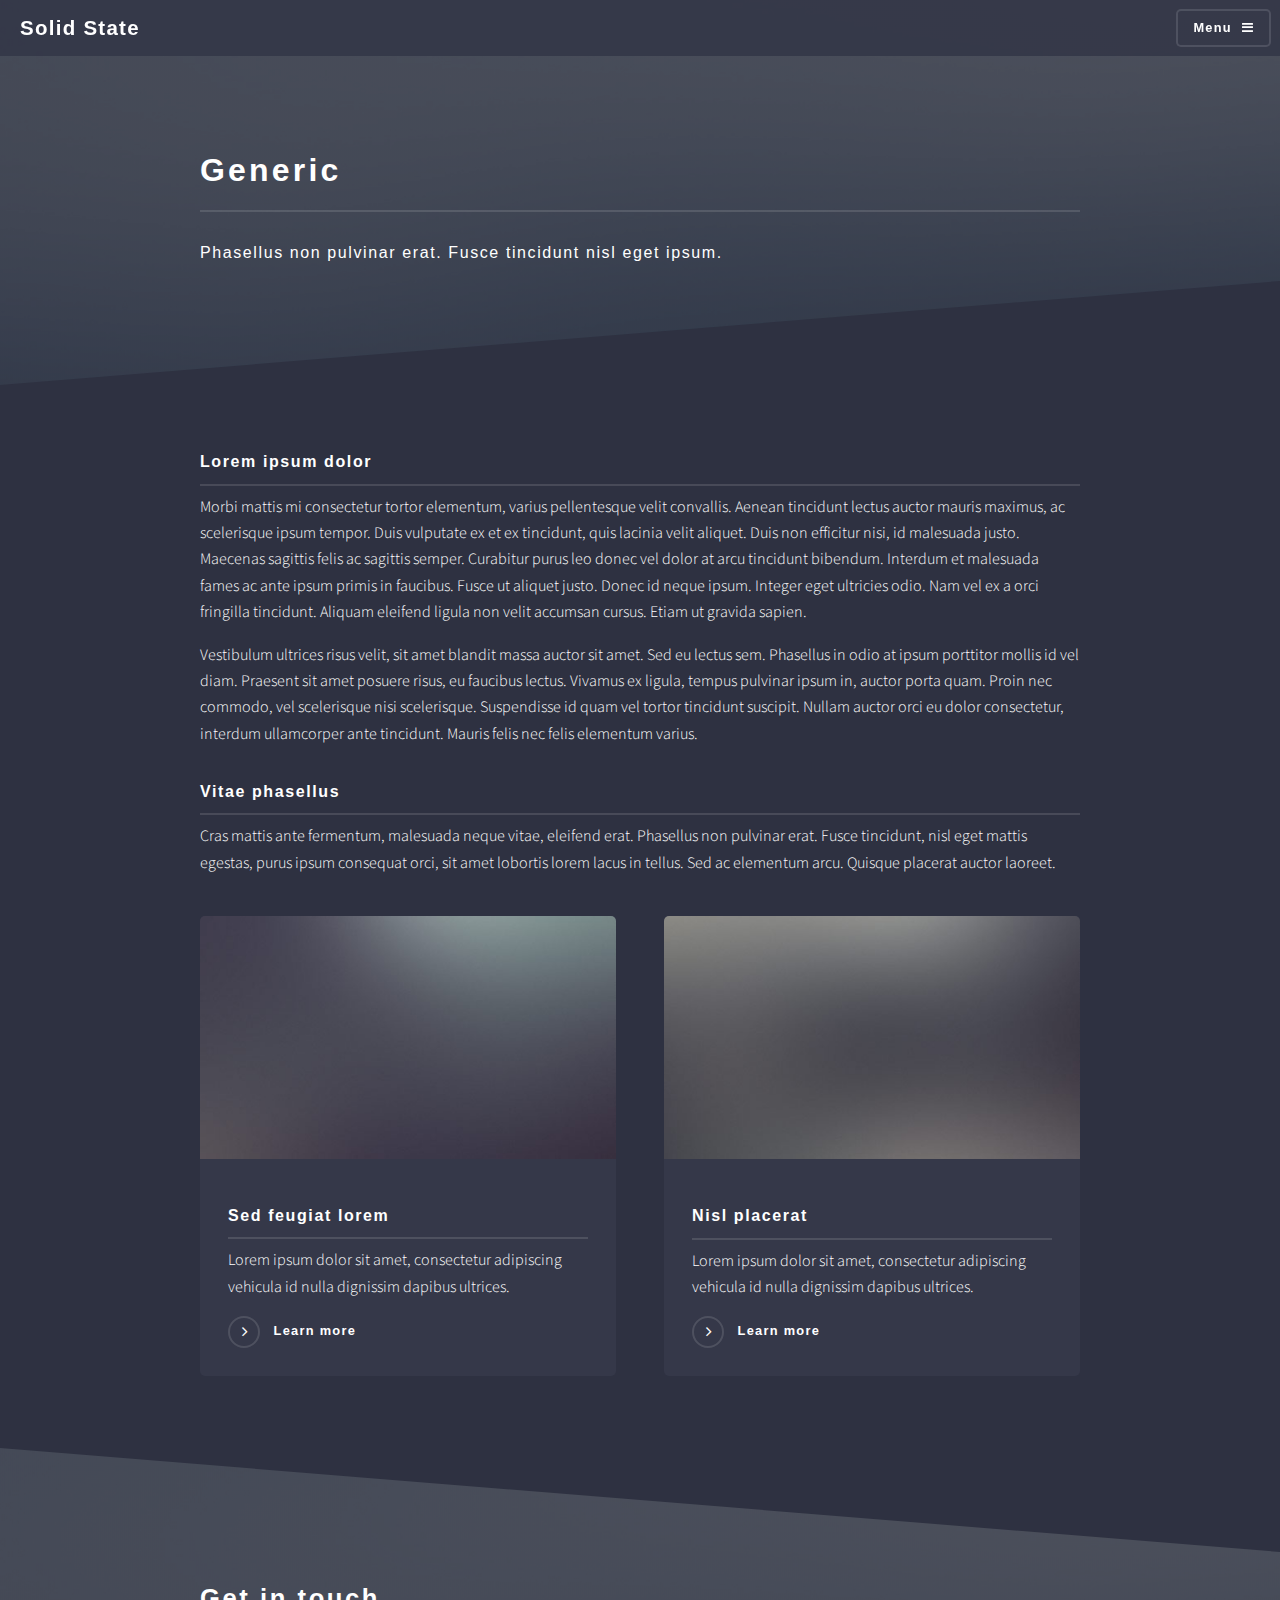
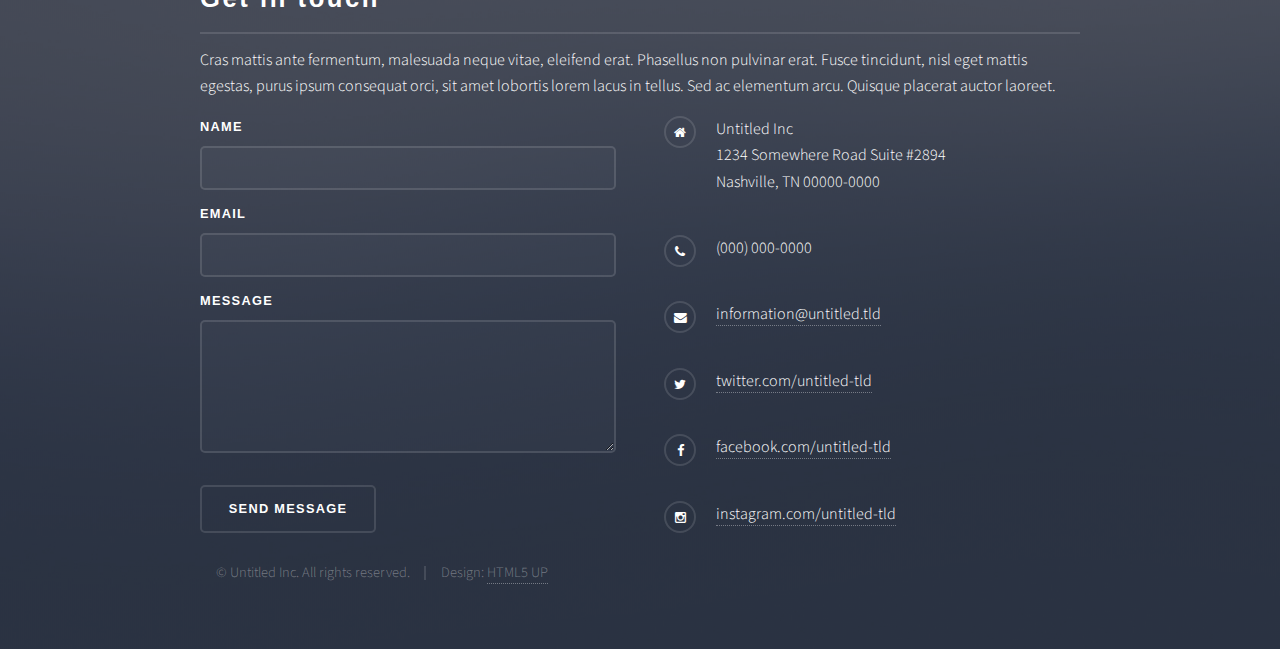
<file: generic.html>
<!DOCTYPE HTML>
<!--
	Solid State by HTML5 UP
	html5up.net | @n33co
	Free for personal and commercial use under the CCA 3.0 license (html5up.net/license)
-->
<html>
	<head>
		<title>Generic - Solid State by HTML5 UP</title>
		<meta charset="utf-8" />
		<meta name="viewport" content="width=device-width, initial-scale=1" />
		<!--[if lte IE 8]><script src="assets/js/ie/html5shiv.js"></script><![endif]-->
		<link rel="stylesheet" href="assets/css/main.css" />
		<!--[if lte IE 9]><link rel="stylesheet" href="assets/css/ie9.css" /><![endif]-->
		<!--[if lte IE 8]><link rel="stylesheet" href="assets/css/ie8.css" /><![endif]-->
	</head>
	<body>

		<!-- Page Wrapper -->
			<div id="page-wrapper">

				<!-- Header -->
					<header id="header">
						<h1><a href="index.html">Solid State</a></h1>
						<nav>
							<a href="#menu">Menu</a>
						</nav>
					</header>

				<!-- Menu -->
					<nav id="menu">
						<div class="inner">
							<h2>Menu</h2>
							<ul class="links">
								<li><a href="index.html">Home</a></li>
								<li><a href="generic.html">Generic</a></li>
								<li><a href="elements.html">Elements</a></li>
								<li><a href="#">Log In</a></li>
								<li><a href="#">Sign Up</a></li>
							</ul>
							<a href="#" class="close">Close</a>
						</div>
					</nav>

				<!-- Wrapper -->
					<section id="wrapper">
						<header>
							<div class="inner">
								<h2>Generic</h2>
								<p>Phasellus non pulvinar erat. Fusce tincidunt nisl eget ipsum.</p>
							</div>
						</header>

						<!-- Content -->
							<div class="wrapper">
								<div class="inner">

									<h3 class="major">Lorem ipsum dolor</h3>
									<p>Morbi mattis mi consectetur tortor elementum, varius pellentesque velit convallis. Aenean tincidunt lectus auctor mauris maximus, ac scelerisque ipsum tempor. Duis vulputate ex et ex tincidunt, quis lacinia velit aliquet. Duis non efficitur nisi, id malesuada justo. Maecenas sagittis felis ac sagittis semper. Curabitur purus leo donec vel dolor at arcu tincidunt bibendum. Interdum et malesuada fames ac ante ipsum primis in faucibus. Fusce ut aliquet justo. Donec id neque ipsum. Integer eget ultricies odio. Nam vel ex a orci fringilla tincidunt. Aliquam eleifend ligula non velit accumsan cursus. Etiam ut gravida sapien.</p>

									<p>Vestibulum ultrices risus velit, sit amet blandit massa auctor sit amet. Sed eu lectus sem. Phasellus in odio at ipsum porttitor mollis id vel diam. Praesent sit amet posuere risus, eu faucibus lectus. Vivamus ex ligula, tempus pulvinar ipsum in, auctor porta quam. Proin nec commodo, vel scelerisque nisi scelerisque. Suspendisse id quam vel tortor tincidunt suscipit. Nullam auctor orci eu dolor consectetur, interdum ullamcorper ante tincidunt. Mauris felis nec felis elementum varius.</p>

									<h3 class="major">Vitae phasellus</h3>
									<p>Cras mattis ante fermentum, malesuada neque vitae, eleifend erat. Phasellus non pulvinar erat. Fusce tincidunt, nisl eget mattis egestas, purus ipsum consequat orci, sit amet lobortis lorem lacus in tellus. Sed ac elementum arcu. Quisque placerat auctor laoreet.</p>

									<section class="features">
										<article>
											<a href="#" class="image"><img src="images/pic04.jpg" alt="" /></a>
											<h3 class="major">Sed feugiat lorem</h3>
											<p>Lorem ipsum dolor sit amet, consectetur adipiscing vehicula id nulla dignissim dapibus ultrices.</p>
											<a href="#" class="special">Learn more</a>
										</article>
										<article>
											<a href="#" class="image"><img src="images/pic05.jpg" alt="" /></a>
											<h3 class="major">Nisl placerat</h3>
											<p>Lorem ipsum dolor sit amet, consectetur adipiscing vehicula id nulla dignissim dapibus ultrices.</p>
											<a href="#" class="special">Learn more</a>
										</article>
									</section>

								</div>
							</div>

					</section>

				<!-- Footer -->
					<section id="footer">
						<div class="inner">
							<h2 class="major">Get in touch</h2>
							<p>Cras mattis ante fermentum, malesuada neque vitae, eleifend erat. Phasellus non pulvinar erat. Fusce tincidunt, nisl eget mattis egestas, purus ipsum consequat orci, sit amet lobortis lorem lacus in tellus. Sed ac elementum arcu. Quisque placerat auctor laoreet.</p>
							<form method="post" action="#">
								<div class="field">
									<label for="name">Name</label>
									<input type="text" name="name" id="name" />
								</div>
								<div class="field">
									<label for="email">Email</label>
									<input type="email" name="email" id="email" />
								</div>
								<div class="field">
									<label for="message">Message</label>
									<textarea name="message" id="message" rows="4"></textarea>
								</div>
								<ul class="actions">
									<li><input type="submit" value="Send Message" /></li>
								</ul>
							</form>
							<ul class="contact">
								<li class="fa-home">
									Untitled Inc<br />
									1234 Somewhere Road Suite #2894<br />
									Nashville, TN 00000-0000
								</li>
								<li class="fa-phone">(000) 000-0000</li>
								<li class="fa-envelope"><a href="#">information@untitled.tld</a></li>
								<li class="fa-twitter"><a href="#">twitter.com/untitled-tld</a></li>
								<li class="fa-facebook"><a href="#">facebook.com/untitled-tld</a></li>
								<li class="fa-instagram"><a href="#">instagram.com/untitled-tld</a></li>
							</ul>
							<ul class="copyright">
								<li>&copy; Untitled Inc. All rights reserved.</li><li>Design: <a href="http://html5up.net">HTML5 UP</a></li>
							</ul>
						</div>
					</section>

			</div>

		<!-- Scripts -->
			<script src="assets/js/skel.min.js"></script>
			<script src="assets/js/jquery.min.js"></script>
			<script src="assets/js/jquery.scrollex.min.js"></script>
			<script src="assets/js/util.js"></script>
			<!--[if lte IE 8]><script src="assets/js/ie/respond.min.js"></script><![endif]-->
			<script src="assets/js/main.js"></script>

	</body>
</html>
</file>
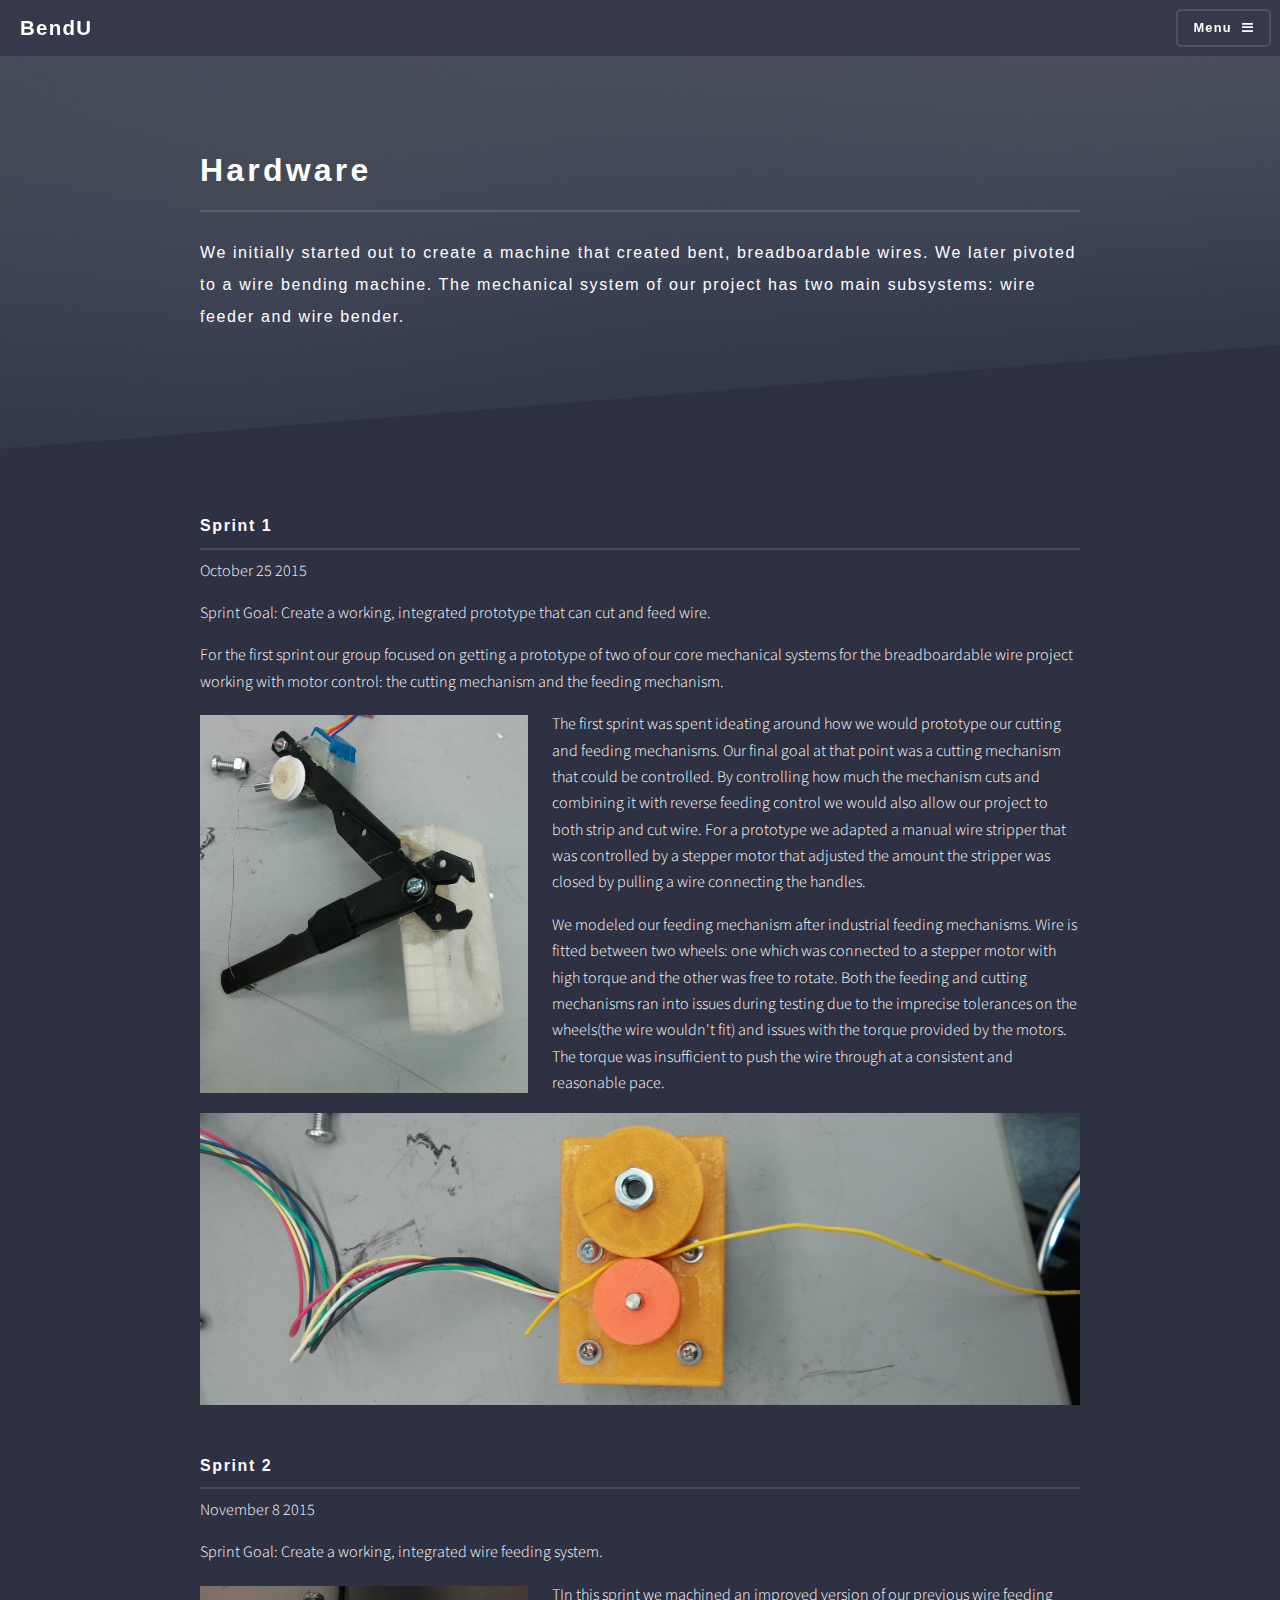
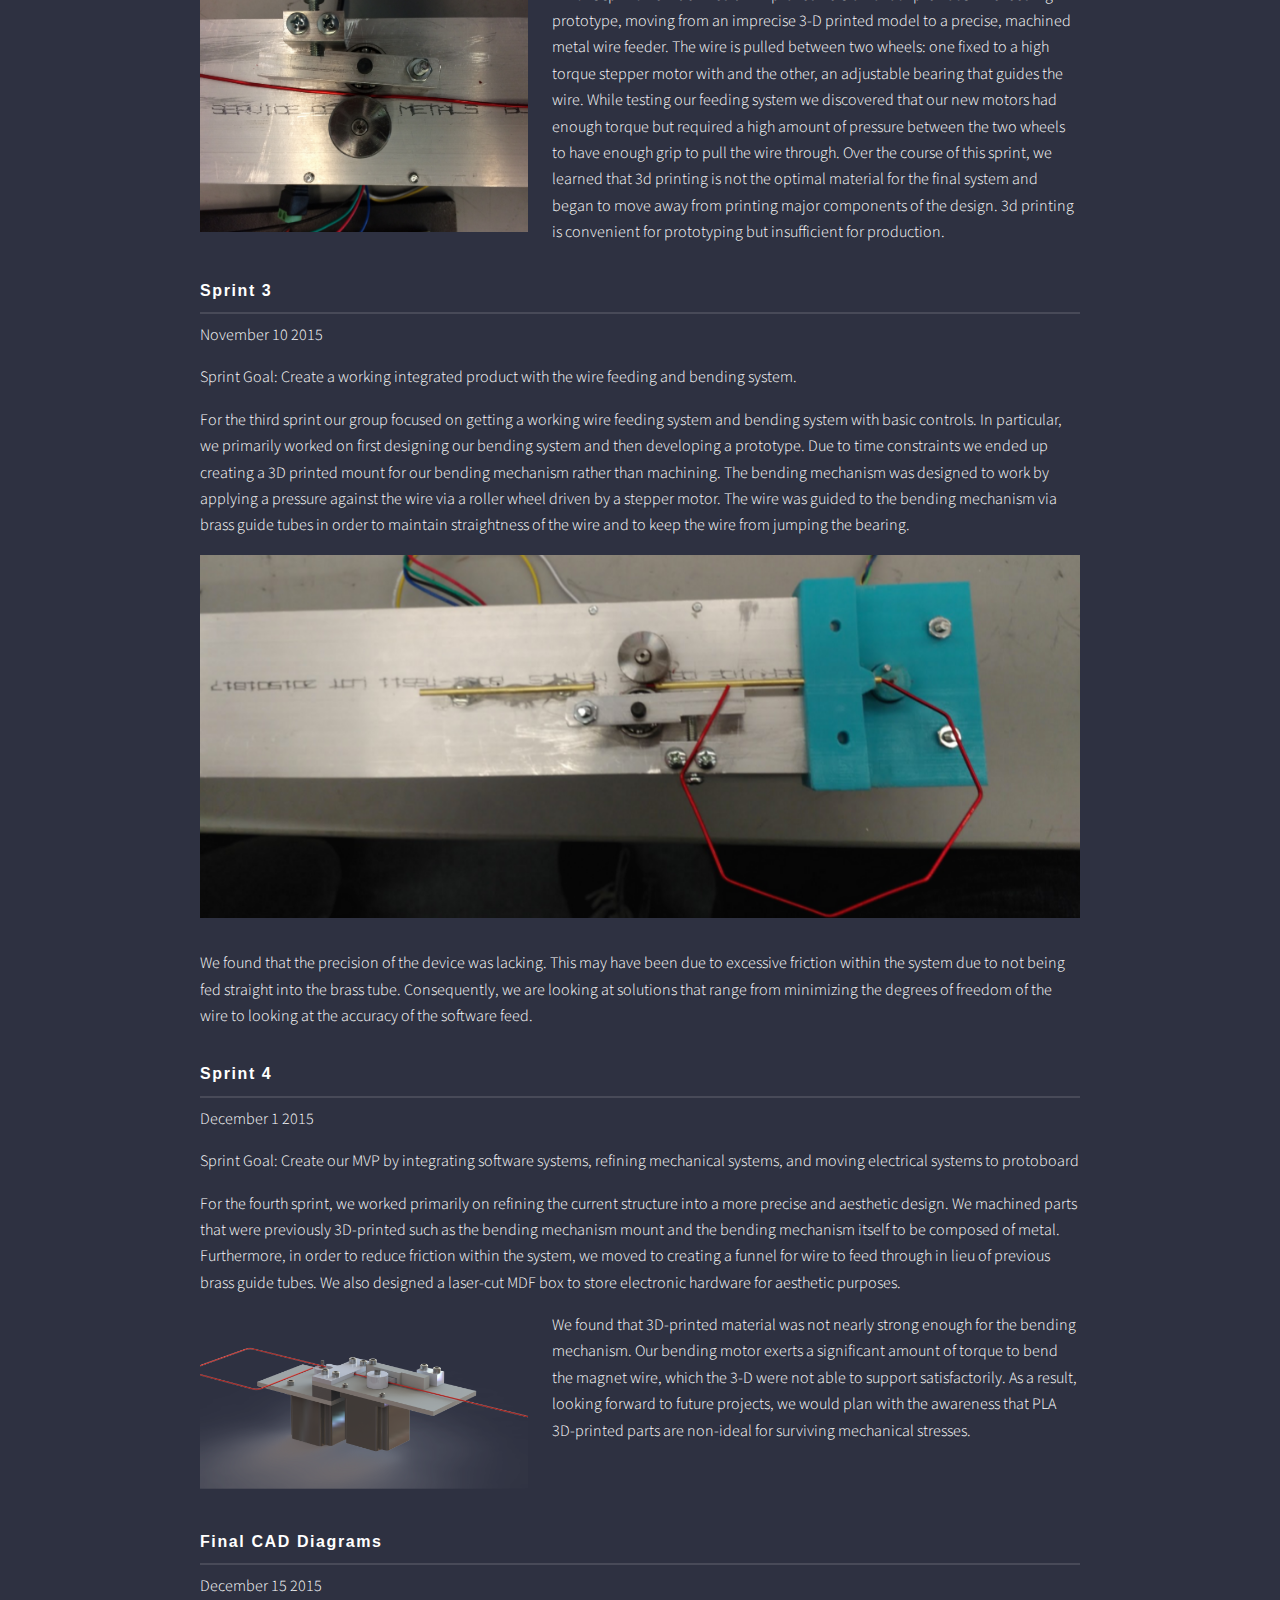
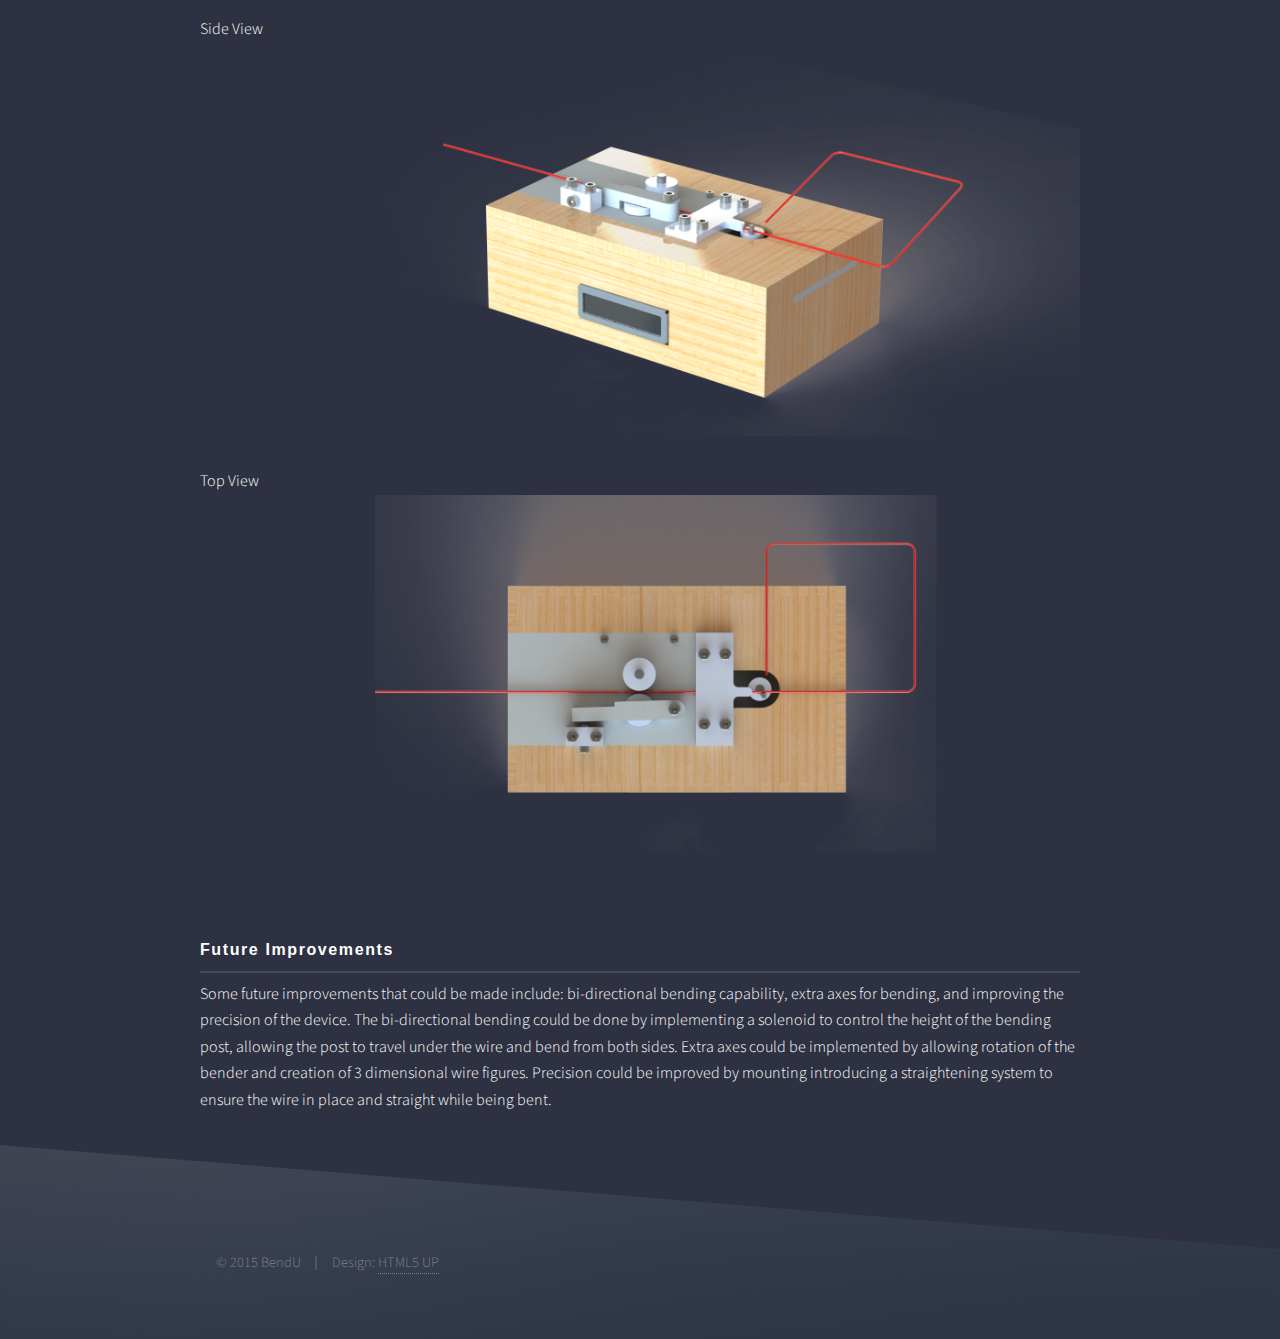
<file: hardware.html>
<!DOCTYPE HTML>
<!--
	Solid State by HTML5 UP
	html5up.net | @n33co
	Free for personal and commercial use under the CCA 3.0 license (html5up.net/license)
-->
<html>
	<head>
		<title>Hardware - BendU</title>
		<meta charset="utf-8" />
		<meta name="viewport" content="width=device-width, initial-scale=1" />
		<!--[if lte IE 8]><script src="assets/js/ie/html5shiv.js"></script><![endif]-->
		<link rel="stylesheet" href="assets/css/main.css" />
		<!--[if lte IE 9]><link rel="stylesheet" href="assets/css/ie9.css" /><![endif]-->
		<!--[if lte IE 8]><link rel="stylesheet" href="assets/css/ie8.css" /><![endif]-->
	</head>
	<body>

		<!-- Page Wrapper -->
			<div id="page-wrapper">

				<!-- Header -->
					<header id="header">
						<h1><a href="index.html">BendU</a></h1>
						<nav>
							<a href="#menu">Menu</a>
						</nav>
					</header>

				<!-- Menu -->
					<nav id="menu">
						<div class="inner">
							<h2>Menu</h2>
							<ul class="links">
								<li><a href="index.html">Home</a></li>
								<li><a href="story.html">Story</a></li>
                                <li><a href="hardware.html">Hardware</a></li>
                                <li><a href="electricalsoftware.html">Electrical + Software</a></li>
                                <li><a href="integration.html">Integration</a></li>
							</ul>
							<a href="#" class="close">Close</a>
						</div>
					</nav>

				<!-- Wrapper -->
					<section id="wrapper">
						<header>
							<div class="inner">
								<h2>Hardware</h2>
								<p>We initially started out to create a machine that created bent, breadboardable wires. We later pivoted to a wire bending machine. The mechanical system of our project has two main subsystems: wire feeder and wire bender.</p>
							</div>
						</header>

						<!-- Content -->
							<div class="wrapper">
								<div class="inner">

									<h3 class="major">Sprint 1</h3>
									<p> October 25 2015</p>
									<p> Sprint Goal: Create a working, integrated prototype that can cut and feed wire.</p>
									<p>For the first sprint our group focused on getting a prototype of two of our core mechanical systems for the breadboardable wire project working with motor control: the cutting mechanism and the feeding mechanism.</p>
									
									<span class="image left">
										<img src = "images/Cutter_1.jpg">
									</span>

									<p> The first sprint was spent ideating around how we would prototype our cutting and feeding mechanisms. Our final goal at that point was a cutting mechanism that could be controlled. By controlling how much the mechanism cuts and combining it with reverse feeding control we would also allow our project to both strip and cut wire. For a prototype we adapted a manual wire stripper that was controlled by a stepper motor that adjusted the amount the stripper was closed by pulling a wire connecting the handles.</p>
									
									<p> We modeled our feeding mechanism after industrial feeding mechanisms. Wire is fitted between two wheels: one which was connected to a stepper motor with high torque and the other was free to rotate. Both the feeding and cutting mechanisms ran into issues during testing due to the imprecise tolerances on the wheels(the wire wouldn't fit) and issues with the torque provided by the motors. The torque was insufficient to push the wire through at a consistent and reasonable pace.</p>

									<span class="image fit">
										<img src = "images/Feeding_1.jpg">
									</span>

									<h3 class="major"> Sprint 2</h3>
									<p> November 8 2015</p>
									<p> Sprint Goal: Create a working, integrated wire feeding system.</p>
										<span class = "image left">
											<img src = "images/Wire_Feeder.jpg">
										</span>
									<p> TIn this sprint we machined an improved version of our previous wire feeding prototype, moving from an imprecise 3-D printed model to a precise, machined metal wire feeder. The wire is pulled between two wheels: one fixed to a high torque stepper motor with and the other, an adjustable bearing that guides the wire. While testing our feeding system we discovered that our new motors had enough torque but required a high amount of pressure between the two wheels to have enough grip to pull the wire through. Over the course of this sprint, we learned that 3d printing is not the optimal material for the final system and began to move away from printing major components of the design. 3d printing is convenient for prototyping but insufficient for production.
									</p>


									<h3 class="major"> Sprint 3 </h3> 
									<p> November 10 2015 </p>
									<p> Sprint Goal: Create a working integrated product with the wire feeding and bending system.</p> 
									<p>For the third sprint our group focused on getting a working wire feeding system and bending system with basic controls. In particular, we primarily worked on first designing our bending system and then developing a prototype. Due to time constraints we ended up creating a 3D printed mount for our bending mechanism rather than machining. The bending mechanism was designed to work by applying a pressure against the wire via a roller wheel driven by a stepper motor. The wire was guided to the bending mechanism via brass guide tubes in order to maintain straightness of the wire and to keep the wire from jumping the bearing.
									</p>
									<span class = "image fit">
										<img src = "images/Wire_Feeder_Bending_System .png">
									</span>
									<p>We found that the precision of the device was lacking. This may have been due to excessive friction within the system due to not being fed straight into the brass tube. Consequently, we are looking at solutions that range from minimizing the degrees of freedom of the wire to looking at the accuracy of the software feed. 
									</p>

									<h3 class="major"> Sprint 4</h3>
									<p> December 1 2015</p>
									<p> Sprint Goal: Create our MVP by integrating software systems, refining mechanical systems, and moving electrical systems to protoboard</p>
									<p>For the fourth sprint, we worked primarily on refining the current structure into a more precise and aesthetic design. We machined parts that were previously 3D-printed such as the bending mechanism mount and the bending mechanism itself to be composed of metal. Furthermore, in order to reduce friction within the system, we moved to creating a funnel for wire to feed through in lieu of previous brass guide tubes. We also designed a laser-cut MDF box to store electronic hardware for aesthetic purposes. 							
									</p>

									<p> 
										<span class = "image left">
											<img src = "images/s4_mech.png">
										</span>
										We found that 3D-printed material was not nearly strong enough for the bending mechanism. Our bending motor exerts a significant amount of torque to bend the magnet wire, which the 3-D were not able to support satisfactorily. As a result, looking forward to future projects, we would plan with the awareness that PLA 3D-printed parts are non-ideal for surviving mechanical stresses. 
									</p>
									<br><br>

									<h3 class="major"> Final CAD Diagrams</h3>
									<p>December 15 2015</p>
											
											Side View
											<span class = "image fit">
										
											<img src = "images/render2.png">
											</span>

											Top View
											<span class = "image fit">
											<img src = "images/render3.png">
											</span>
											

									

									<h3 class="major"> Future Improvements </h3>
									<p> Some future improvements that could be made include: bi-directional bending capability, extra axes for bending, and improving the precision of the device. The bi-directional bending could be done by implementing a solenoid to control the height of the bending post, allowing the post to travel under the wire and bend from both sides. Extra axes could be implemented by allowing rotation of the bender and creation of 3 dimensional wire figures. Precision could be improved by mounting introducing a straightening system to ensure the wire in place and straight while being bent. 
									</p>
								</div>
							</div>

					</section>

				<!-- Footer -->
					<section id="footer">
						<div class="inner">
							<ul class="copyright">
								<li>&copy; 2015 BendU </li><li>Design: <a href="http://html5up.net">HTML5 UP</a></li>
							</ul>
						</div>
					</section>

			</div>

		<!-- Scripts -->
			<script src="assets/js/skel.min.js"></script>
			<script src="assets/js/jquery.min.js"></script>
			<script src="assets/js/jquery.scrollex.min.js"></script>
			<script src="assets/js/util.js"></script>
			<!--[if lte IE 8]><script src="assets/js/ie/respond.min.js"></script><![endif]-->
			<script src="assets/js/main.js"></script>

	</body>
</html>
</file>
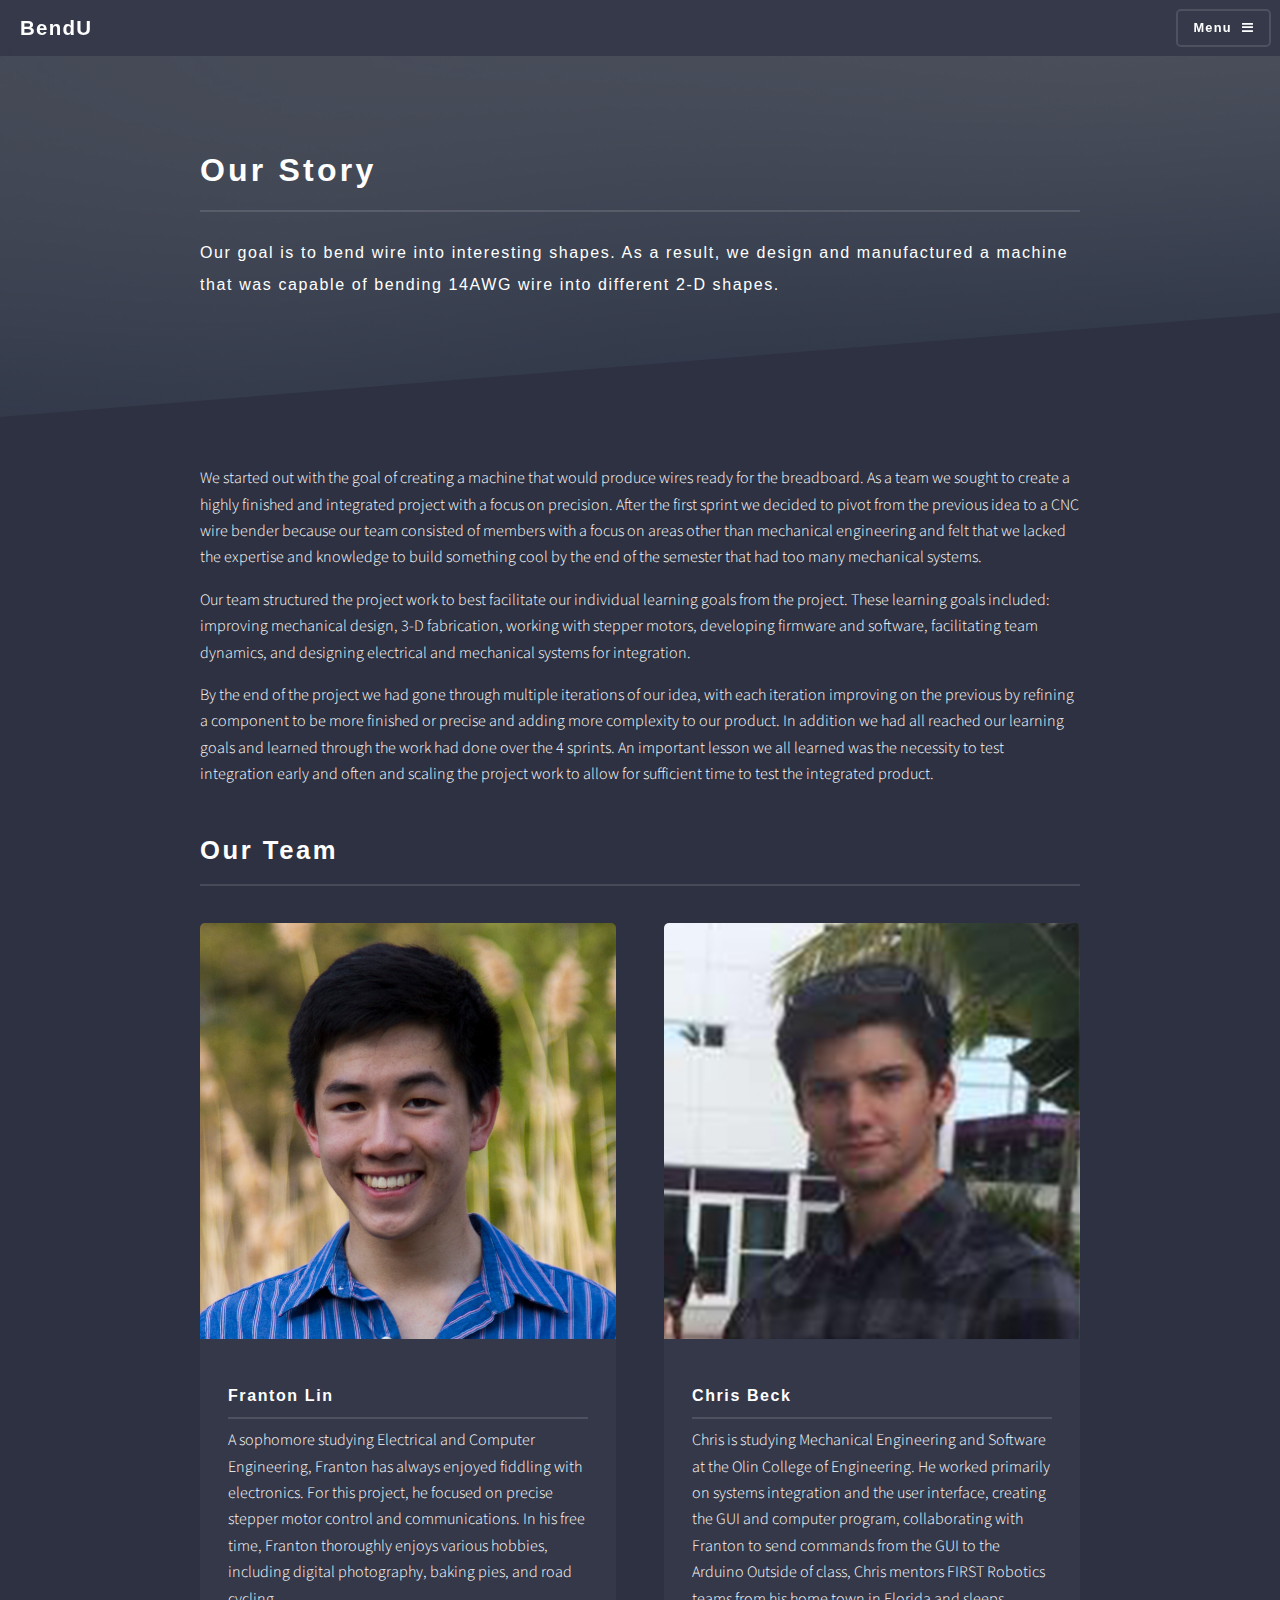
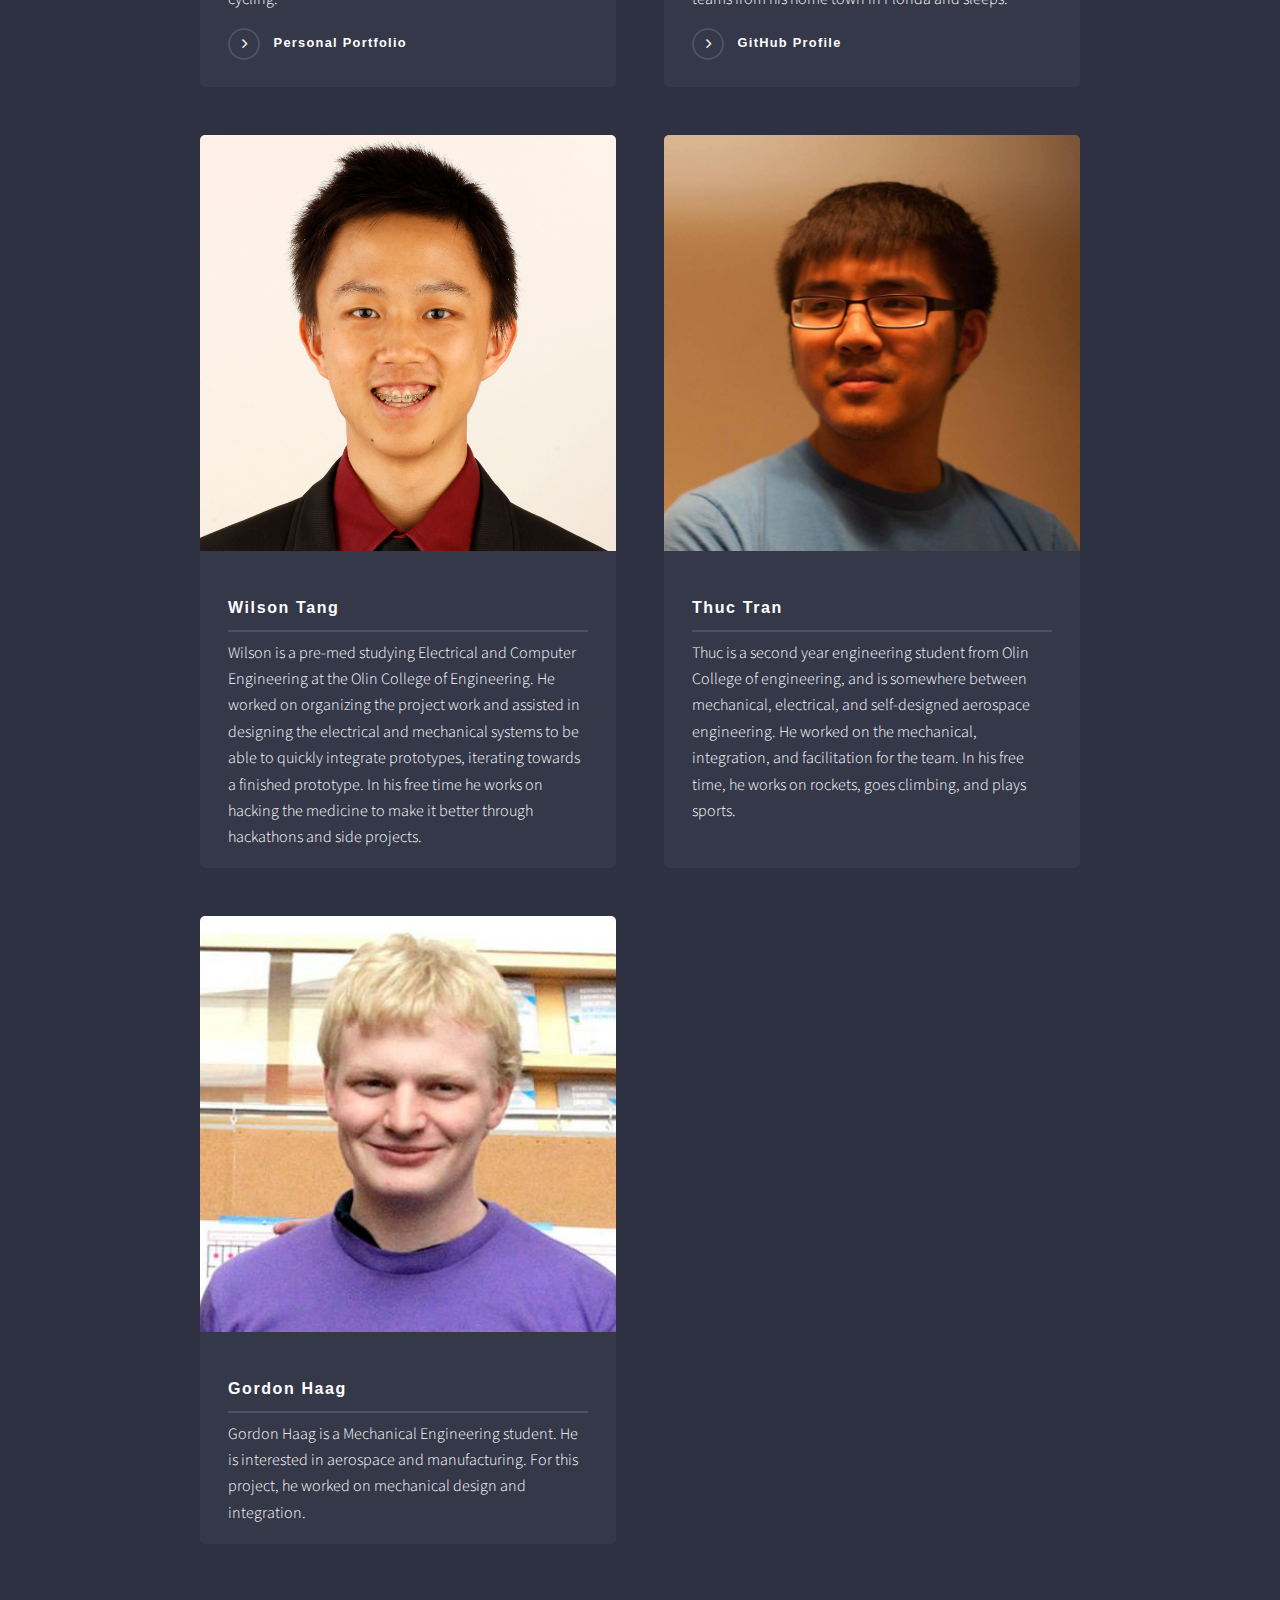
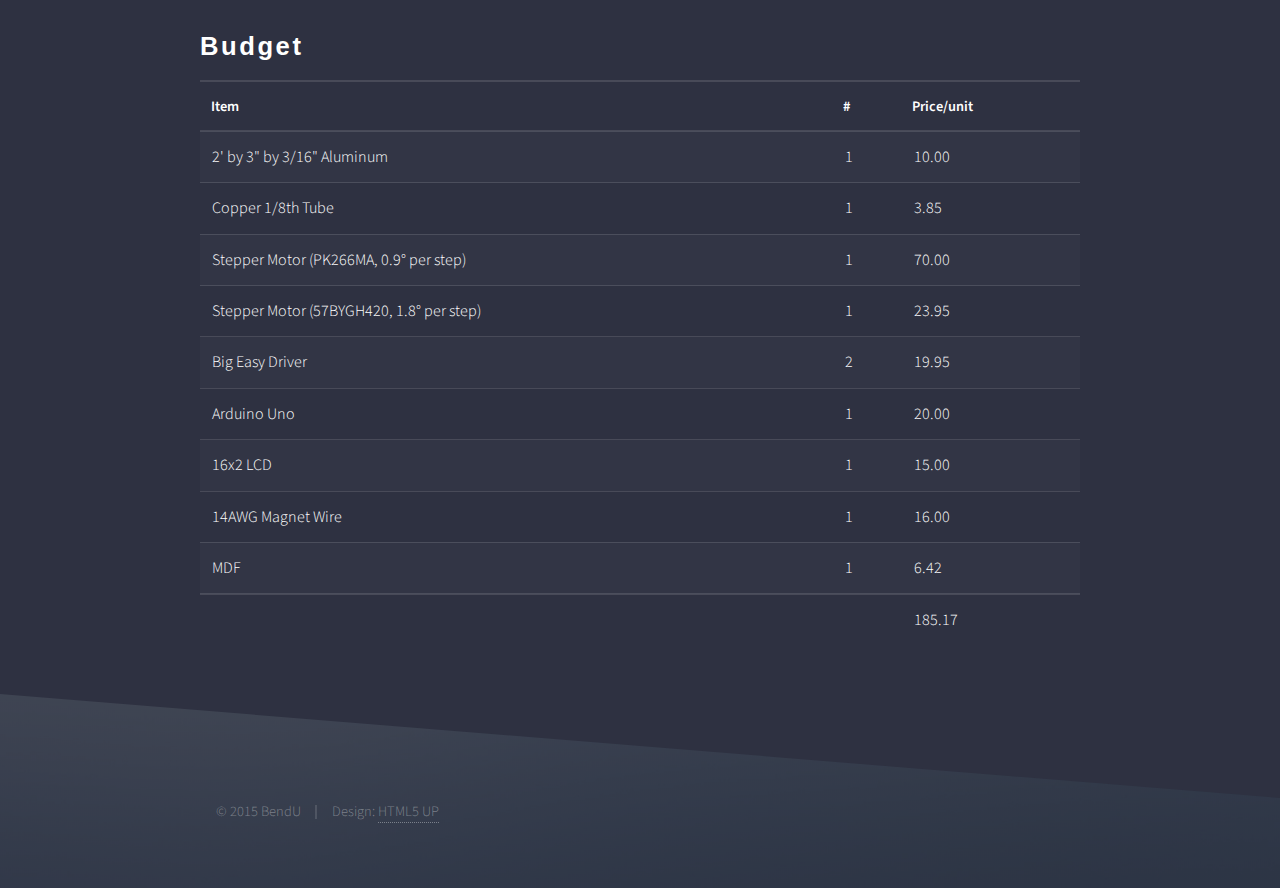
<file: story.html>
<!DOCTYPE HTML>
<!--
	Solid State by HTML5 UP
	html5up.net | @n33co
	Free for personal and commercial use under the CCA 3.0 license (html5up.net/license)
-->
<html>
	<head>
		<title>Story - BendU</title>
		<meta charset="utf-8" />
		<meta name="viewport" content="width=device-width, initial-scale=1" />
		<!--[if lte IE 8]><script src="assets/js/ie/html5shiv.js"></script><![endif]-->
		<link rel="stylesheet" href="assets/css/main.css" />
		<!--[if lte IE 9]><link rel="stylesheet" href="assets/css/ie9.css" /><![endif]-->
		<!--[if lte IE 8]><link rel="stylesheet" href="assets/css/ie8.css" /><![endif]-->
	</head>
	<body>

		<!-- Page Wrapper -->
			<div id="page-wrapper">

				<!-- Header -->
					<header id="header">
						<h1><a href="index.html">BendU</a></h1>
						<nav>
							<a href="#menu">Menu</a>
						</nav>
					</header>

				<!-- Menu -->
					<nav id="menu">
						<div class="inner">
							<h2>Menu</h2>
							<ul class="links">
								<li><a href="index.html">Home</a></li>
								<li><a href="story.html">Story</a></li>
                                <li><a href="hardware.html">Hardware</a></li>
                                <li><a href="electricalsoftware.html">Electrical + Software</a></li>
                                <li><a href="integration.html">Integration</a></li>
							</ul>
							<a href="#" class="close">Close</a>
						</div>
					</nav>

				<!-- Wrapper -->
					<section id="wrapper">
						<header>
							<div class="inner">
								<h2>Our Story</h2>
								<p>Our goal is to bend wire into interesting shapes. As a result, we design and manufactured a machine that was capable of bending 14AWG wire into different 2-D shapes.</p>
							</div>
						</header>

						<!-- Content -->
							<div class="wrapper">
								<div class="inner">

									<p>We started out with the goal of creating a machine that would produce wires ready for the breadboard. As a team we sought to create a highly finished and integrated project with a focus on precision. After the first sprint we decided to pivot from the previous idea to a CNC wire bender because our team consisted of members with a focus on areas other than mechanical engineering and felt that we lacked the expertise and knowledge to build something cool by the end of the semester that had too many mechanical systems.</p>

									<p>Our team structured the project work to best facilitate our individual learning goals from the project. These learning goals included: improving mechanical design, 3-D fabrication, working with stepper motors, developing firmware and software, facilitating team dynamics, and designing electrical and mechanical systems for integration.</p>

									<p>By the end of the project we had gone through multiple iterations of our idea, with each iteration improving on the previous by refining a component to be more finished or precise and adding more complexity to our product. In addition we had all reached our learning goals and learned through the work had done over the 4 sprints. An important lesson we all learned was the necessity to test integration early and often and scaling the project work to allow for sufficient time to test the integrated product.</p>

									<h2 class="major">Our Team</h2>
									<section class="features">
										<article>
											<a href="#" class="image"><img src="images/franton.jpg" alt="" /></a>
											<h3 class="major">Franton Lin</h3>
											<p>A sophomore studying Electrical and Computer Engineering, Franton has always enjoyed fiddling with electronics. For this project, he focused on precise stepper motor control and communications. In his free time, Franton thoroughly enjoys various hobbies, including digital photography, baking pies, and road cycling.</p>
											<a href="http://www.frantonlin.com" class="special">Personal Portfolio</a>
										</article>
										<article>
											<a href="#" class="image"><img src="images/chris.png" alt="" /></a>
											<h3 class="major">Chris Beck</h3>
											<p>Chris is studying Mechanical Engineering and Software at the Olin College of Engineering. He worked primarily on systems integration and the user interface, creating the GUI and computer program, collaborating with Franton to send commands from the GUI to the Arduino Outside of class, Chris mentors FIRST Robotics teams from his home town in Florida and sleeps.</p>
											<a href="https://github.com/cgbeck" class="special">GitHub Profile</a>
										</article>
										<article>
											<a href="#" class="image"><img src="images/wilson.jpg" alt="" /></a>
											<h3 class="major">Wilson Tang</h3>
											<p>Wilson is a pre-med studying Electrical and Computer Engineering at the Olin College of Engineering. He worked on organizing the project work and assisted in designing the electrical and mechanical systems to be able to quickly integrate prototypes, iterating towards a finished prototype. In his free time he works on hacking the medicine to make it better through hackathons and side projects.</p>
											<!-- <a href="#" class="special">Learn more</a> -->
										</article>
										<article>
											<a href="#" class="image"><img src="images/thuc.jpg" alt="" /></a>
											<h3 class="major">Thuc Tran</h3>
											<p>Thuc is a second year engineering student from Olin College of engineering, and is somewhere between mechanical, electrical, and self-designed aerospace engineering. He worked on the mechanical, integration, and facilitation for the team. In his free time, he works on rockets, goes climbing, and plays sports.</p>
											<!-- <a href="#" class="special">Learn more</a> -->
										</article>
										<article>
											<a href="#" class="image"><img src="images/gordon.png" alt="" /></a>
											<h3 class="major">Gordon Haag</h3>
											<p>Gordon Haag is a Mechanical Engineering student. He is interested in aerospace and manufacturing. For this project, he worked on mechanical design and integration.</p>
											<!-- <a href="#" class="special">Learn more</a> -->
										</article>
									</section>

									<h2 class="major">Budget</h2>
									<div class="table-wrapper">
											<table>
												<thead>
													<tr>
														<th>Item</th>
														<th>#</th>
														<th>Price/unit</th>
													</tr>
												</thead>
												<tbody>
													<tr>
														<td>2' by 3" by 3/16" Aluminum</td>
														<td>1</td>
														<td>10.00</td>
													</tr>
													<tr>
														<td>Copper 1/8th Tube</td>
														<td>1</td>
														<td>3.85</td>
													</tr>
													<tr>
														<td>Stepper Motor (PK266MA, 0.9° per step)</td>
														<td>1</td>
														<td>70.00</td>
													</tr>
													<tr>
														<td>Stepper Motor (57BYGH420, 1.8° per step) </td>
														<td>1</td>
														<td>23.95</td>
													</tr>
													<tr>
														<td>Big Easy Driver</td>
														<td>2</td>
														<td>19.95</td>
													</tr>
													<tr>
														<td>Arduino Uno</td>
														<td>1</td>
														<td>20.00</td>
													</tr>
													<tr>
														<td>16x2 LCD</td>
														<td>1</td>
														<td>15.00</td>
													</tr>
													<tr>
														<td>14AWG Magnet Wire</td>
														<td>1</td>
														<td>16.00</td>
													</tr>
													<tr>
														<td>MDF</td>
														<td>1</td>
														<td>6.42</td>
													</tr>
												</tbody>
												<tfoot>
													<tr>
														<td colspan="2"></td>
														<td>185.17</td>
													</tr>
												</tfoot>
											</table>
										</div>
								</div>
							</div>

					</section>

				<!-- Footer -->
					<section id="footer">
						<div class="inner">
							<ul class="copyright">
								<li>&copy; 2015 BendU </li><li>Design: <a href="http://html5up.net">HTML5 UP</a></li>
							</ul>
						</div>
					</section>

			</div>

		<!-- Scripts -->
			<script src="assets/js/skel.min.js"></script>
			<script src="assets/js/jquery.min.js"></script>
			<script src="assets/js/jquery.scrollex.min.js"></script>
			<script src="assets/js/util.js"></script>
			<!--[if lte IE 8]><script src="assets/js/ie/respond.min.js"></script><![endif]-->
			<script src="assets/js/main.js"></script>

	</body>
</html>
</file>
<file: assets/css/ie9.css>
/*
	Solid State by HTML5 UP
	html5up.net | @n33co
	Free for personal and commercial use under the CCA 3.0 license (html5up.net/license)
*/

/* Basic */

	body {
		background-color: #2e3141;
		background-image: url("../../images/bg.jpg");
		background-size: cover;
		background-attachment: fixed;
		background-position: center;
	}

		body:before {
			background: rgba(46, 49, 65, 0.8);
			content: '';
			display: block;
			height: 100%;
			left: 0;
			position: fixed;
			top: 0;
			width: 100%;
		}

		body > * {
			position: relative;
			z-index: 1;
		}

/* Features */

	.features article {
		display: inline-block;
		width: 45%;
	}

/* Menu */

	#menu .inner {
		margin: 4em auto;
	}

/* Wrapper */

	#wrapper > header {
		background: none !important;
	}

	.wrapper.spotlight .inner {
		text-align: left !important;
	}

	.wrapper.spotlight .image {
		display: inline-block;
		margin: 0 3em 2em 0 !important;
		vertical-align: middle;
		width: 24%;
	}

	.wrapper.spotlight .content {
		display: inline-block;
		vertical-align: middle;
		width: 70%;
	}

/* Banner */

	#banner {
		background: none !important;
	}

/* Footer */

	#footer {
		background: none !important;
	}

		#footer .inner form {
			display: inline-block;
			width: 45%;
		}

		#footer .inner .contact {
			display: inline-block;
			width: 45%;
		}
</file>
<file: assets/css/ie8.css>
/*
	Solid State by HTML5 UP
	html5up.net | @n33co
	Free for personal and commercial use under the CCA 3.0 license (html5up.net/license)
*/

/* Basic */

	body {
		-ms-behavior: url("assets/js/backgroundsize.min.htc");
	}

/* Type */

	h1.major, h2.major, h3.major, h4.major, h5.major, h6.major {
		border-bottom: solid 2px #ffffff;
	}

	blockquote {
		border-left: solid 4px #ffffff;
	}

	code {
		border: solid 2px #ffffff;
	}

	hr {
		border-bottom: solid 2px #ffffff;
	}

/* Button */

	input[type="submit"],
	input[type="reset"],
	input[type="button"],
	button,
	.button {
		position: relative;
		-ms-behavior: url("assets/js/ie/PIE.htc");
		border: solid 2px #ffffff;
	}

		input[type="submit"].special,
		input[type="reset"].special,
		input[type="button"].special,
		button.special,
		.button.special {
			border: 0;
		}

/* Form */

	input[type="text"],
	input[type="password"],
	input[type="email"],
	input[type="tel"],
	select,
	textarea {
		position: relative;
		-ms-behavior: url("assets/js/ie/PIE.htc");
		background: transparent;
		border: solid 2px #ffffff;
	}

/* Table */

	table tbody tr {
		border: solid 1px #ffffff;
		border-left: 0;
		border-right: 0;
	}

	table.alt tbody tr td {
		border: solid 1px #ffffff;
		border-left-width: 0;
		border-top-width: 0;
	}

		table.alt tbody tr td:first-child {
			border-left-width: 1px;
		}

	table.alt tbody tr:first-child td {
		border-top-width: 1px;
	}

	table.alt thead {
		border-bottom: 0;
	}

	table.alt tfoot {
		border-top: 0;
	}

/* Features */

	.features article {
		-ms-behavior: url("assets/js/ie/PIE.htc");
		position: relative;
		width: 44%;
	}

		.features article .image {
			margin-top: 0;
			margin-left: 0;
			width: 100%;
		}

/* Menu */

	#menu {
		background: #2e3141;
	}

		#menu h2 {
			border-bottom: solid 2px #ffffff;
		}

/* Header */

	#header {
		background-color: #353849;
	}

/* Wrapper */

	.wrapper {
		margin: 0;
	}

		.wrapper:before, .wrapper:after {
			display: none;
		}

		.wrapper.spotlight .image {
			-ms-behavior: url("assets/js/ie/PIE.htc");
		}

			.wrapper.spotlight .image img {
				position: relative;
				-ms-behavior: url("assets/js/ie/PIE.htc");
			}

/* Banner */

	#banner .logo .icon {
		border: solid 2px #ffffff;
		-ms-behavior: url("assets/js/ie/PIE.htc");
	}

	#banner h2 {
		border-bottom: solid 2px #ffffff;
	}

/* Footer */

	#footer .inner .copyright {
		border-top: solid 2px #ffffff;
	}

		#footer .inner .copyright li {
			border-left: solid 2px #ffffff;
		}
</file>
<file: assets/css/main.css>
@import url(font-awesome.min.css);
@import url("https://fonts.googleapis.com/css?family=Avenir:200,700|Source+Sans+Pro:300,600,300italic,600italic");

/*
	Solid State by HTML5 UP
	html5up.net | @n33co
	Free for personal and commercial use under the CCA 3.0 license (html5up.net/license)
*/

/* Reset */

	html, body, div, span, applet, object, iframe, h1, h2, h3, h4, h5, h6, p, blockquote, pre, a, abbr, acronym, address, big, cite, code, del, dfn, em, img, ins, kbd, q, s, samp, small, strike, strong, sub, sup, tt, var, b, u, i, center, dl, dt, dd, ol, ul, li, fieldset, form, label, legend, table, caption, tbody, tfoot, thead, tr, th, td, article, aside, canvas, details, embed, figure, figcaption, footer, header, hgroup, menu, nav, output, ruby, section, summary, time, mark, audio, video {
		margin: 0;
		padding: 0;
		border: 0;
		font-size: 100%;
		font: inherit;
		vertical-align: baseline;
	}

	article, aside, details, figcaption, figure, footer, header, hgroup, menu, nav, section {
		display: block;
	}

	body {
		line-height: 1;
	}

	ol, ul {
		list-style: none;
	}

	blockquote, q {
		quotes: none;
	}

	blockquote:before, blockquote:after, q:before, q:after {
		content: '';
		content: none;
	}

	table {
		border-collapse: collapse;
		border-spacing: 0;
	}

	body {
		-webkit-text-size-adjust: none;
	}

/* Box Model */

	*, *:before, *:after {
		-moz-box-sizing: border-box;
		-webkit-box-sizing: border-box;
		box-sizing: border-box;
	}

/* Grid */

	.row {
		border-bottom: solid 1px transparent;
		-moz-box-sizing: border-box;
		-webkit-box-sizing: border-box;
		box-sizing: border-box;
	}

	.row > * {
		float: left;
		-moz-box-sizing: border-box;
		-webkit-box-sizing: border-box;
		box-sizing: border-box;
	}

	.row:after, .row:before {
		content: '';
		display: block;
		clear: both;
		height: 0;
	}

	.row.uniform > * > :first-child {
		margin-top: 0;
	}

	.row.uniform > * > :last-child {
		margin-bottom: 0;
	}

	.row.\30 \25 > * {
		padding: 0 0 0 0em;
	}

	.row.\30 \25 {
		margin: 0 0 -1px 0em;
	}

	.row.uniform.\30 \25 > * {
		padding: 0em 0 0 0em;
	}

	.row.uniform.\30 \25 {
		margin: 0em 0 -1px 0em;
	}

	.row > * {
		padding: 0 0 0 1.75em;
	}

	.row {
		margin: 0 0 -1px -1.75em;
	}

	.row.uniform > * {
		padding: 1.75em 0 0 1.75em;
	}

	.row.uniform {
		margin: -1.75em 0 -1px -1.75em;
	}

	.row.\32 00\25 > * {
		padding: 0 0 0 3.5em;
	}

	.row.\32 00\25 {
		margin: 0 0 -1px -3.5em;
	}

	.row.uniform.\32 00\25 > * {
		padding: 3.5em 0 0 3.5em;
	}

	.row.uniform.\32 00\25 {
		margin: -3.5em 0 -1px -3.5em;
	}

	.row.\31 50\25 > * {
		padding: 0 0 0 2.625em;
	}

	.row.\31 50\25 {
		margin: 0 0 -1px -2.625em;
	}

	.row.uniform.\31 50\25 > * {
		padding: 2.625em 0 0 2.625em;
	}

	.row.uniform.\31 50\25 {
		margin: -2.625em 0 -1px -2.625em;
	}

	.row.\35 0\25 > * {
		padding: 0 0 0 0.875em;
	}

	.row.\35 0\25 {
		margin: 0 0 -1px -0.875em;
	}

	.row.uniform.\35 0\25 > * {
		padding: 0.875em 0 0 0.875em;
	}

	.row.uniform.\35 0\25 {
		margin: -0.875em 0 -1px -0.875em;
	}

	.row.\32 5\25 > * {
		padding: 0 0 0 0.4375em;
	}

	.row.\32 5\25 {
		margin: 0 0 -1px -0.4375em;
	}

	.row.uniform.\32 5\25 > * {
		padding: 0.4375em 0 0 0.4375em;
	}

	.row.uniform.\32 5\25 {
		margin: -0.4375em 0 -1px -0.4375em;
	}

	.\31 2u, .\31 2u\24 {
		width: 100%;
		clear: none;
		margin-left: 0;
	}

	.\31 1u, .\31 1u\24 {
		width: 91.6666666667%;
		clear: none;
		margin-left: 0;
	}

	.\31 0u, .\31 0u\24 {
		width: 83.3333333333%;
		clear: none;
		margin-left: 0;
	}

	.\39 u, .\39 u\24 {
		width: 75%;
		clear: none;
		margin-left: 0;
	}

	.\38 u, .\38 u\24 {
		width: 66.6666666667%;
		clear: none;
		margin-left: 0;
	}

	.\37 u, .\37 u\24 {
		width: 58.3333333333%;
		clear: none;
		margin-left: 0;
	}

	.\36 u, .\36 u\24 {
		width: 50%;
		clear: none;
		margin-left: 0;
	}

	.\35 u, .\35 u\24 {
		width: 41.6666666667%;
		clear: none;
		margin-left: 0;
	}

	.\34 u, .\34 u\24 {
		width: 33.3333333333%;
		clear: none;
		margin-left: 0;
	}

	.\33 u, .\33 u\24 {
		width: 25%;
		clear: none;
		margin-left: 0;
	}

	.\32 u, .\32 u\24 {
		width: 16.6666666667%;
		clear: none;
		margin-left: 0;
	}

	.\31 u, .\31 u\24 {
		width: 8.3333333333%;
		clear: none;
		margin-left: 0;
	}

	.\31 2u\24 + *,
	.\31 1u\24 + *,
	.\31 0u\24 + *,
	.\39 u\24 + *,
	.\38 u\24 + *,
	.\37 u\24 + *,
	.\36 u\24 + *,
	.\35 u\24 + *,
	.\34 u\24 + *,
	.\33 u\24 + *,
	.\32 u\24 + *,
	.\31 u\24 + * {
		clear: left;
	}

	.\-11u {
		margin-left: 91.66667%;
	}

	.\-10u {
		margin-left: 83.33333%;
	}

	.\-9u {
		margin-left: 75%;
	}

	.\-8u {
		margin-left: 66.66667%;
	}

	.\-7u {
		margin-left: 58.33333%;
	}

	.\-6u {
		margin-left: 50%;
	}

	.\-5u {
		margin-left: 41.66667%;
	}

	.\-4u {
		margin-left: 33.33333%;
	}

	.\-3u {
		margin-left: 25%;
	}

	.\-2u {
		margin-left: 16.66667%;
	}

	.\-1u {
		margin-left: 8.33333%;
	}

	@media screen and (max-width: 1680px) {

		.row > * {
			padding: 0 0 0 1.75em;
		}

		.row {
			margin: 0 0 -1px -1.75em;
		}

		.row.uniform > * {
			padding: 1.75em 0 0 1.75em;
		}

		.row.uniform {
			margin: -1.75em 0 -1px -1.75em;
		}

		.row.\32 00\25 > * {
			padding: 0 0 0 3.5em;
		}

		.row.\32 00\25 {
			margin: 0 0 -1px -3.5em;
		}

		.row.uniform.\32 00\25 > * {
			padding: 3.5em 0 0 3.5em;
		}

		.row.uniform.\32 00\25 {
			margin: -3.5em 0 -1px -3.5em;
		}

		.row.\31 50\25 > * {
			padding: 0 0 0 2.625em;
		}

		.row.\31 50\25 {
			margin: 0 0 -1px -2.625em;
		}

		.row.uniform.\31 50\25 > * {
			padding: 2.625em 0 0 2.625em;
		}

		.row.uniform.\31 50\25 {
			margin: -2.625em 0 -1px -2.625em;
		}

		.row.\35 0\25 > * {
			padding: 0 0 0 0.875em;
		}

		.row.\35 0\25 {
			margin: 0 0 -1px -0.875em;
		}

		.row.uniform.\35 0\25 > * {
			padding: 0.875em 0 0 0.875em;
		}

		.row.uniform.\35 0\25 {
			margin: -0.875em 0 -1px -0.875em;
		}

		.row.\32 5\25 > * {
			padding: 0 0 0 0.4375em;
		}

		.row.\32 5\25 {
			margin: 0 0 -1px -0.4375em;
		}

		.row.uniform.\32 5\25 > * {
			padding: 0.4375em 0 0 0.4375em;
		}

		.row.uniform.\32 5\25 {
			margin: -0.4375em 0 -1px -0.4375em;
		}

		.\31 2u\28xlarge\29, .\31 2u\24\28xlarge\29 {
			width: 100%;
			clear: none;
			margin-left: 0;
		}

		.\31 1u\28xlarge\29, .\31 1u\24\28xlarge\29 {
			width: 91.6666666667%;
			clear: none;
			margin-left: 0;
		}

		.\31 0u\28xlarge\29, .\31 0u\24\28xlarge\29 {
			width: 83.3333333333%;
			clear: none;
			margin-left: 0;
		}

		.\39 u\28xlarge\29, .\39 u\24\28xlarge\29 {
			width: 75%;
			clear: none;
			margin-left: 0;
		}

		.\38 u\28xlarge\29, .\38 u\24\28xlarge\29 {
			width: 66.6666666667%;
			clear: none;
			margin-left: 0;
		}

		.\37 u\28xlarge\29, .\37 u\24\28xlarge\29 {
			width: 58.3333333333%;
			clear: none;
			margin-left: 0;
		}

		.\36 u\28xlarge\29, .\36 u\24\28xlarge\29 {
			width: 50%;
			clear: none;
			margin-left: 0;
		}

		.\35 u\28xlarge\29, .\35 u\24\28xlarge\29 {
			width: 41.6666666667%;
			clear: none;
			margin-left: 0;
		}

		.\34 u\28xlarge\29, .\34 u\24\28xlarge\29 {
			width: 33.3333333333%;
			clear: none;
			margin-left: 0;
		}

		.\33 u\28xlarge\29, .\33 u\24\28xlarge\29 {
			width: 25%;
			clear: none;
			margin-left: 0;
		}

		.\32 u\28xlarge\29, .\32 u\24\28xlarge\29 {
			width: 16.6666666667%;
			clear: none;
			margin-left: 0;
		}

		.\31 u\28xlarge\29, .\31 u\24\28xlarge\29 {
			width: 8.3333333333%;
			clear: none;
			margin-left: 0;
		}

		.\31 2u\24\28xlarge\29 + *,
		.\31 1u\24\28xlarge\29 + *,
		.\31 0u\24\28xlarge\29 + *,
		.\39 u\24\28xlarge\29 + *,
		.\38 u\24\28xlarge\29 + *,
		.\37 u\24\28xlarge\29 + *,
		.\36 u\24\28xlarge\29 + *,
		.\35 u\24\28xlarge\29 + *,
		.\34 u\24\28xlarge\29 + *,
		.\33 u\24\28xlarge\29 + *,
		.\32 u\24\28xlarge\29 + *,
		.\31 u\24\28xlarge\29 + * {
			clear: left;
		}

		.\-11u\28xlarge\29 {
			margin-left: 91.66667%;
		}

		.\-10u\28xlarge\29 {
			margin-left: 83.33333%;
		}

		.\-9u\28xlarge\29 {
			margin-left: 75%;
		}

		.\-8u\28xlarge\29 {
			margin-left: 66.66667%;
		}

		.\-7u\28xlarge\29 {
			margin-left: 58.33333%;
		}

		.\-6u\28xlarge\29 {
			margin-left: 50%;
		}

		.\-5u\28xlarge\29 {
			margin-left: 41.66667%;
		}

		.\-4u\28xlarge\29 {
			margin-left: 33.33333%;
		}

		.\-3u\28xlarge\29 {
			margin-left: 25%;
		}

		.\-2u\28xlarge\29 {
			margin-left: 16.66667%;
		}

		.\-1u\28xlarge\29 {
			margin-left: 8.33333%;
		}

	}

	@media screen and (max-width: 1280px) {

		.row > * {
			padding: 0 0 0 1.75em;
		}

		.row {
			margin: 0 0 -1px -1.75em;
		}

		.row.uniform > * {
			padding: 1.75em 0 0 1.75em;
		}

		.row.uniform {
			margin: -1.75em 0 -1px -1.75em;
		}

		.row.\32 00\25 > * {
			padding: 0 0 0 3.5em;
		}

		.row.\32 00\25 {
			margin: 0 0 -1px -3.5em;
		}

		.row.uniform.\32 00\25 > * {
			padding: 3.5em 0 0 3.5em;
		}

		.row.uniform.\32 00\25 {
			margin: -3.5em 0 -1px -3.5em;
		}

		.row.\31 50\25 > * {
			padding: 0 0 0 2.625em;
		}

		.row.\31 50\25 {
			margin: 0 0 -1px -2.625em;
		}

		.row.uniform.\31 50\25 > * {
			padding: 2.625em 0 0 2.625em;
		}

		.row.uniform.\31 50\25 {
			margin: -2.625em 0 -1px -2.625em;
		}

		.row.\35 0\25 > * {
			padding: 0 0 0 0.875em;
		}

		.row.\35 0\25 {
			margin: 0 0 -1px -0.875em;
		}

		.row.uniform.\35 0\25 > * {
			padding: 0.875em 0 0 0.875em;
		}

		.row.uniform.\35 0\25 {
			margin: -0.875em 0 -1px -0.875em;
		}

		.row.\32 5\25 > * {
			padding: 0 0 0 0.4375em;
		}

		.row.\32 5\25 {
			margin: 0 0 -1px -0.4375em;
		}

		.row.uniform.\32 5\25 > * {
			padding: 0.4375em 0 0 0.4375em;
		}

		.row.uniform.\32 5\25 {
			margin: -0.4375em 0 -1px -0.4375em;
		}

		.\31 2u\28large\29, .\31 2u\24\28large\29 {
			width: 100%;
			clear: none;
			margin-left: 0;
		}

		.\31 1u\28large\29, .\31 1u\24\28large\29 {
			width: 91.6666666667%;
			clear: none;
			margin-left: 0;
		}

		.\31 0u\28large\29, .\31 0u\24\28large\29 {
			width: 83.3333333333%;
			clear: none;
			margin-left: 0;
		}

		.\39 u\28large\29, .\39 u\24\28large\29 {
			width: 75%;
			clear: none;
			margin-left: 0;
		}

		.\38 u\28large\29, .\38 u\24\28large\29 {
			width: 66.6666666667%;
			clear: none;
			margin-left: 0;
		}

		.\37 u\28large\29, .\37 u\24\28large\29 {
			width: 58.3333333333%;
			clear: none;
			margin-left: 0;
		}

		.\36 u\28large\29, .\36 u\24\28large\29 {
			width: 50%;
			clear: none;
			margin-left: 0;
		}

		.\35 u\28large\29, .\35 u\24\28large\29 {
			width: 41.6666666667%;
			clear: none;
			margin-left: 0;
		}

		.\34 u\28large\29, .\34 u\24\28large\29 {
			width: 33.3333333333%;
			clear: none;
			margin-left: 0;
		}

		.\33 u\28large\29, .\33 u\24\28large\29 {
			width: 25%;
			clear: none;
			margin-left: 0;
		}

		.\32 u\28large\29, .\32 u\24\28large\29 {
			width: 16.6666666667%;
			clear: none;
			margin-left: 0;
		}

		.\31 u\28large\29, .\31 u\24\28large\29 {
			width: 8.3333333333%;
			clear: none;
			margin-left: 0;
		}

		.\31 2u\24\28large\29 + *,
		.\31 1u\24\28large\29 + *,
		.\31 0u\24\28large\29 + *,
		.\39 u\24\28large\29 + *,
		.\38 u\24\28large\29 + *,
		.\37 u\24\28large\29 + *,
		.\36 u\24\28large\29 + *,
		.\35 u\24\28large\29 + *,
		.\34 u\24\28large\29 + *,
		.\33 u\24\28large\29 + *,
		.\32 u\24\28large\29 + *,
		.\31 u\24\28large\29 + * {
			clear: left;
		}

		.\-11u\28large\29 {
			margin-left: 91.66667%;
		}

		.\-10u\28large\29 {
			margin-left: 83.33333%;
		}

		.\-9u\28large\29 {
			margin-left: 75%;
		}

		.\-8u\28large\29 {
			margin-left: 66.66667%;
		}

		.\-7u\28large\29 {
			margin-left: 58.33333%;
		}

		.\-6u\28large\29 {
			margin-left: 50%;
		}

		.\-5u\28large\29 {
			margin-left: 41.66667%;
		}

		.\-4u\28large\29 {
			margin-left: 33.33333%;
		}

		.\-3u\28large\29 {
			margin-left: 25%;
		}

		.\-2u\28large\29 {
			margin-left: 16.66667%;
		}

		.\-1u\28large\29 {
			margin-left: 8.33333%;
		}

	}

	@media screen and (max-width: 980px) {

		.row > * {
			padding: 0 0 0 1.75em;
		}

		.row {
			margin: 0 0 -1px -1.75em;
		}

		.row.uniform > * {
			padding: 1.75em 0 0 1.75em;
		}

		.row.uniform {
			margin: -1.75em 0 -1px -1.75em;
		}

		.row.\32 00\25 > * {
			padding: 0 0 0 3.5em;
		}

		.row.\32 00\25 {
			margin: 0 0 -1px -3.5em;
		}

		.row.uniform.\32 00\25 > * {
			padding: 3.5em 0 0 3.5em;
		}

		.row.uniform.\32 00\25 {
			margin: -3.5em 0 -1px -3.5em;
		}

		.row.\31 50\25 > * {
			padding: 0 0 0 2.625em;
		}

		.row.\31 50\25 {
			margin: 0 0 -1px -2.625em;
		}

		.row.uniform.\31 50\25 > * {
			padding: 2.625em 0 0 2.625em;
		}

		.row.uniform.\31 50\25 {
			margin: -2.625em 0 -1px -2.625em;
		}

		.row.\35 0\25 > * {
			padding: 0 0 0 0.875em;
		}

		.row.\35 0\25 {
			margin: 0 0 -1px -0.875em;
		}

		.row.uniform.\35 0\25 > * {
			padding: 0.875em 0 0 0.875em;
		}

		.row.uniform.\35 0\25 {
			margin: -0.875em 0 -1px -0.875em;
		}

		.row.\32 5\25 > * {
			padding: 0 0 0 0.4375em;
		}

		.row.\32 5\25 {
			margin: 0 0 -1px -0.4375em;
		}

		.row.uniform.\32 5\25 > * {
			padding: 0.4375em 0 0 0.4375em;
		}

		.row.uniform.\32 5\25 {
			margin: -0.4375em 0 -1px -0.4375em;
		}

		.\31 2u\28medium\29, .\31 2u\24\28medium\29 {
			width: 100%;
			clear: none;
			margin-left: 0;
		}

		.\31 1u\28medium\29, .\31 1u\24\28medium\29 {
			width: 91.6666666667%;
			clear: none;
			margin-left: 0;
		}

		.\31 0u\28medium\29, .\31 0u\24\28medium\29 {
			width: 83.3333333333%;
			clear: none;
			margin-left: 0;
		}

		.\39 u\28medium\29, .\39 u\24\28medium\29 {
			width: 75%;
			clear: none;
			margin-left: 0;
		}

		.\38 u\28medium\29, .\38 u\24\28medium\29 {
			width: 66.6666666667%;
			clear: none;
			margin-left: 0;
		}

		.\37 u\28medium\29, .\37 u\24\28medium\29 {
			width: 58.3333333333%;
			clear: none;
			margin-left: 0;
		}

		.\36 u\28medium\29, .\36 u\24\28medium\29 {
			width: 50%;
			clear: none;
			margin-left: 0;
		}

		.\35 u\28medium\29, .\35 u\24\28medium\29 {
			width: 41.6666666667%;
			clear: none;
			margin-left: 0;
		}

		.\34 u\28medium\29, .\34 u\24\28medium\29 {
			width: 33.3333333333%;
			clear: none;
			margin-left: 0;
		}

		.\33 u\28medium\29, .\33 u\24\28medium\29 {
			width: 25%;
			clear: none;
			margin-left: 0;
		}

		.\32 u\28medium\29, .\32 u\24\28medium\29 {
			width: 16.6666666667%;
			clear: none;
			margin-left: 0;
		}

		.\31 u\28medium\29, .\31 u\24\28medium\29 {
			width: 8.3333333333%;
			clear: none;
			margin-left: 0;
		}

		.\31 2u\24\28medium\29 + *,
		.\31 1u\24\28medium\29 + *,
		.\31 0u\24\28medium\29 + *,
		.\39 u\24\28medium\29 + *,
		.\38 u\24\28medium\29 + *,
		.\37 u\24\28medium\29 + *,
		.\36 u\24\28medium\29 + *,
		.\35 u\24\28medium\29 + *,
		.\34 u\24\28medium\29 + *,
		.\33 u\24\28medium\29 + *,
		.\32 u\24\28medium\29 + *,
		.\31 u\24\28medium\29 + * {
			clear: left;
		}

		.\-11u\28medium\29 {
			margin-left: 91.66667%;
		}

		.\-10u\28medium\29 {
			margin-left: 83.33333%;
		}

		.\-9u\28medium\29 {
			margin-left: 75%;
		}

		.\-8u\28medium\29 {
			margin-left: 66.66667%;
		}

		.\-7u\28medium\29 {
			margin-left: 58.33333%;
		}

		.\-6u\28medium\29 {
			margin-left: 50%;
		}

		.\-5u\28medium\29 {
			margin-left: 41.66667%;
		}

		.\-4u\28medium\29 {
			margin-left: 33.33333%;
		}

		.\-3u\28medium\29 {
			margin-left: 25%;
		}

		.\-2u\28medium\29 {
			margin-left: 16.66667%;
		}

		.\-1u\28medium\29 {
			margin-left: 8.33333%;
		}

	}

	@media screen and (max-width: 736px) {

		.row > * {
			padding: 0 0 0 1.25em;
		}

		.row {
			margin: 0 0 -1px -1.25em;
		}

		.row.uniform > * {
			padding: 1.25em 0 0 1.25em;
		}

		.row.uniform {
			margin: -1.25em 0 -1px -1.25em;
		}

		.row.\32 00\25 > * {
			padding: 0 0 0 2.5em;
		}

		.row.\32 00\25 {
			margin: 0 0 -1px -2.5em;
		}

		.row.uniform.\32 00\25 > * {
			padding: 2.5em 0 0 2.5em;
		}

		.row.uniform.\32 00\25 {
			margin: -2.5em 0 -1px -2.5em;
		}

		.row.\31 50\25 > * {
			padding: 0 0 0 1.875em;
		}

		.row.\31 50\25 {
			margin: 0 0 -1px -1.875em;
		}

		.row.uniform.\31 50\25 > * {
			padding: 1.875em 0 0 1.875em;
		}

		.row.uniform.\31 50\25 {
			margin: -1.875em 0 -1px -1.875em;
		}

		.row.\35 0\25 > * {
			padding: 0 0 0 0.625em;
		}

		.row.\35 0\25 {
			margin: 0 0 -1px -0.625em;
		}

		.row.uniform.\35 0\25 > * {
			padding: 0.625em 0 0 0.625em;
		}

		.row.uniform.\35 0\25 {
			margin: -0.625em 0 -1px -0.625em;
		}

		.row.\32 5\25 > * {
			padding: 0 0 0 0.3125em;
		}

		.row.\32 5\25 {
			margin: 0 0 -1px -0.3125em;
		}

		.row.uniform.\32 5\25 > * {
			padding: 0.3125em 0 0 0.3125em;
		}

		.row.uniform.\32 5\25 {
			margin: -0.3125em 0 -1px -0.3125em;
		}

		.\31 2u\28small\29, .\31 2u\24\28small\29 {
			width: 100%;
			clear: none;
			margin-left: 0;
		}

		.\31 1u\28small\29, .\31 1u\24\28small\29 {
			width: 91.6666666667%;
			clear: none;
			margin-left: 0;
		}

		.\31 0u\28small\29, .\31 0u\24\28small\29 {
			width: 83.3333333333%;
			clear: none;
			margin-left: 0;
		}

		.\39 u\28small\29, .\39 u\24\28small\29 {
			width: 75%;
			clear: none;
			margin-left: 0;
		}

		.\38 u\28small\29, .\38 u\24\28small\29 {
			width: 66.6666666667%;
			clear: none;
			margin-left: 0;
		}

		.\37 u\28small\29, .\37 u\24\28small\29 {
			width: 58.3333333333%;
			clear: none;
			margin-left: 0;
		}

		.\36 u\28small\29, .\36 u\24\28small\29 {
			width: 50%;
			clear: none;
			margin-left: 0;
		}

		.\35 u\28small\29, .\35 u\24\28small\29 {
			width: 41.6666666667%;
			clear: none;
			margin-left: 0;
		}

		.\34 u\28small\29, .\34 u\24\28small\29 {
			width: 33.3333333333%;
			clear: none;
			margin-left: 0;
		}

		.\33 u\28small\29, .\33 u\24\28small\29 {
			width: 25%;
			clear: none;
			margin-left: 0;
		}

		.\32 u\28small\29, .\32 u\24\28small\29 {
			width: 16.6666666667%;
			clear: none;
			margin-left: 0;
		}

		.\31 u\28small\29, .\31 u\24\28small\29 {
			width: 8.3333333333%;
			clear: none;
			margin-left: 0;
		}

		.\31 2u\24\28small\29 + *,
		.\31 1u\24\28small\29 + *,
		.\31 0u\24\28small\29 + *,
		.\39 u\24\28small\29 + *,
		.\38 u\24\28small\29 + *,
		.\37 u\24\28small\29 + *,
		.\36 u\24\28small\29 + *,
		.\35 u\24\28small\29 + *,
		.\34 u\24\28small\29 + *,
		.\33 u\24\28small\29 + *,
		.\32 u\24\28small\29 + *,
		.\31 u\24\28small\29 + * {
			clear: left;
		}

		.\-11u\28small\29 {
			margin-left: 91.66667%;
		}

		.\-10u\28small\29 {
			margin-left: 83.33333%;
		}

		.\-9u\28small\29 {
			margin-left: 75%;
		}

		.\-8u\28small\29 {
			margin-left: 66.66667%;
		}

		.\-7u\28small\29 {
			margin-left: 58.33333%;
		}

		.\-6u\28small\29 {
			margin-left: 50%;
		}

		.\-5u\28small\29 {
			margin-left: 41.66667%;
		}

		.\-4u\28small\29 {
			margin-left: 33.33333%;
		}

		.\-3u\28small\29 {
			margin-left: 25%;
		}

		.\-2u\28small\29 {
			margin-left: 16.66667%;
		}

		.\-1u\28small\29 {
			margin-left: 8.33333%;
		}

	}

	@media screen and (max-width: 640px) {

		.row > * {
			padding: 0 0 0 1.25em;
		}

		.row {
			margin: 0 0 -1px -1.25em;
		}

		.row.uniform > * {
			padding: 1.25em 0 0 1.25em;
		}

		.row.uniform {
			margin: -1.25em 0 -1px -1.25em;
		}

		.row.\32 00\25 > * {
			padding: 0 0 0 2.5em;
		}

		.row.\32 00\25 {
			margin: 0 0 -1px -2.5em;
		}

		.row.uniform.\32 00\25 > * {
			padding: 2.5em 0 0 2.5em;
		}

		.row.uniform.\32 00\25 {
			margin: -2.5em 0 -1px -2.5em;
		}

		.row.\31 50\25 > * {
			padding: 0 0 0 1.875em;
		}

		.row.\31 50\25 {
			margin: 0 0 -1px -1.875em;
		}

		.row.uniform.\31 50\25 > * {
			padding: 1.875em 0 0 1.875em;
		}

		.row.uniform.\31 50\25 {
			margin: -1.875em 0 -1px -1.875em;
		}

		.row.\35 0\25 > * {
			padding: 0 0 0 0.625em;
		}

		.row.\35 0\25 {
			margin: 0 0 -1px -0.625em;
		}

		.row.uniform.\35 0\25 > * {
			padding: 0.625em 0 0 0.625em;
		}

		.row.uniform.\35 0\25 {
			margin: -0.625em 0 -1px -0.625em;
		}

		.row.\32 5\25 > * {
			padding: 0 0 0 0.3125em;
		}

		.row.\32 5\25 {
			margin: 0 0 -1px -0.3125em;
		}

		.row.uniform.\32 5\25 > * {
			padding: 0.3125em 0 0 0.3125em;
		}

		.row.uniform.\32 5\25 {
			margin: -0.3125em 0 -1px -0.3125em;
		}

		.\31 2u\28xsmall\29, .\31 2u\24\28xsmall\29 {
			width: 100%;
			clear: none;
			margin-left: 0;
		}

		.\31 1u\28xsmall\29, .\31 1u\24\28xsmall\29 {
			width: 91.6666666667%;
			clear: none;
			margin-left: 0;
		}

		.\31 0u\28xsmall\29, .\31 0u\24\28xsmall\29 {
			width: 83.3333333333%;
			clear: none;
			margin-left: 0;
		}

		.\39 u\28xsmall\29, .\39 u\24\28xsmall\29 {
			width: 75%;
			clear: none;
			margin-left: 0;
		}

		.\38 u\28xsmall\29, .\38 u\24\28xsmall\29 {
			width: 66.6666666667%;
			clear: none;
			margin-left: 0;
		}

		.\37 u\28xsmall\29, .\37 u\24\28xsmall\29 {
			width: 58.3333333333%;
			clear: none;
			margin-left: 0;
		}

		.\36 u\28xsmall\29, .\36 u\24\28xsmall\29 {
			width: 50%;
			clear: none;
			margin-left: 0;
		}

		.\35 u\28xsmall\29, .\35 u\24\28xsmall\29 {
			width: 41.6666666667%;
			clear: none;
			margin-left: 0;
		}

		.\34 u\28xsmall\29, .\34 u\24\28xsmall\29 {
			width: 33.3333333333%;
			clear: none;
			margin-left: 0;
		}

		.\33 u\28xsmall\29, .\33 u\24\28xsmall\29 {
			width: 25%;
			clear: none;
			margin-left: 0;
		}

		.\32 u\28xsmall\29, .\32 u\24\28xsmall\29 {
			width: 16.6666666667%;
			clear: none;
			margin-left: 0;
		}

		.\31 u\28xsmall\29, .\31 u\24\28xsmall\29 {
			width: 8.3333333333%;
			clear: none;
			margin-left: 0;
		}

		.\31 2u\24\28xsmall\29 + *,
		.\31 1u\24\28xsmall\29 + *,
		.\31 0u\24\28xsmall\29 + *,
		.\39 u\24\28xsmall\29 + *,
		.\38 u\24\28xsmall\29 + *,
		.\37 u\24\28xsmall\29 + *,
		.\36 u\24\28xsmall\29 + *,
		.\35 u\24\28xsmall\29 + *,
		.\34 u\24\28xsmall\29 + *,
		.\33 u\24\28xsmall\29 + *,
		.\32 u\24\28xsmall\29 + *,
		.\31 u\24\28xsmall\29 + * {
			clear: left;
		}

		.\-11u\28xsmall\29 {
			margin-left: 91.66667%;
		}

		.\-10u\28xsmall\29 {
			margin-left: 83.33333%;
		}

		.\-9u\28xsmall\29 {
			margin-left: 75%;
		}

		.\-8u\28xsmall\29 {
			margin-left: 66.66667%;
		}

		.\-7u\28xsmall\29 {
			margin-left: 58.33333%;
		}

		.\-6u\28xsmall\29 {
			margin-left: 50%;
		}

		.\-5u\28xsmall\29 {
			margin-left: 41.66667%;
		}

		.\-4u\28xsmall\29 {
			margin-left: 33.33333%;
		}

		.\-3u\28xsmall\29 {
			margin-left: 25%;
		}

		.\-2u\28xsmall\29 {
			margin-left: 16.66667%;
		}

		.\-1u\28xsmall\29 {
			margin-left: 8.33333%;
		}

	}

	@media screen and (max-width: 360px) {

		.row > * {
			padding: 0 0 0 1.25em;
		}

		.row {
			margin: 0 0 -1px -1.25em;
		}

		.row.uniform > * {
			padding: 1.25em 0 0 1.25em;
		}

		.row.uniform {
			margin: -1.25em 0 -1px -1.25em;
		}

		.row.\32 00\25 > * {
			padding: 0 0 0 2.5em;
		}

		.row.\32 00\25 {
			margin: 0 0 -1px -2.5em;
		}

		.row.uniform.\32 00\25 > * {
			padding: 2.5em 0 0 2.5em;
		}

		.row.uniform.\32 00\25 {
			margin: -2.5em 0 -1px -2.5em;
		}

		.row.\31 50\25 > * {
			padding: 0 0 0 1.875em;
		}

		.row.\31 50\25 {
			margin: 0 0 -1px -1.875em;
		}

		.row.uniform.\31 50\25 > * {
			padding: 1.875em 0 0 1.875em;
		}

		.row.uniform.\31 50\25 {
			margin: -1.875em 0 -1px -1.875em;
		}

		.row.\35 0\25 > * {
			padding: 0 0 0 0.625em;
		}

		.row.\35 0\25 {
			margin: 0 0 -1px -0.625em;
		}

		.row.uniform.\35 0\25 > * {
			padding: 0.625em 0 0 0.625em;
		}

		.row.uniform.\35 0\25 {
			margin: -0.625em 0 -1px -0.625em;
		}

		.row.\32 5\25 > * {
			padding: 0 0 0 0.3125em;
		}

		.row.\32 5\25 {
			margin: 0 0 -1px -0.3125em;
		}

		.row.uniform.\32 5\25 > * {
			padding: 0.3125em 0 0 0.3125em;
		}

		.row.uniform.\32 5\25 {
			margin: -0.3125em 0 -1px -0.3125em;
		}

		.\31 2u\28xxsmall\29, .\31 2u\24\28xxsmall\29 {
			width: 100%;
			clear: none;
			margin-left: 0;
		}

		.\31 1u\28xxsmall\29, .\31 1u\24\28xxsmall\29 {
			width: 91.6666666667%;
			clear: none;
			margin-left: 0;
		}

		.\31 0u\28xxsmall\29, .\31 0u\24\28xxsmall\29 {
			width: 83.3333333333%;
			clear: none;
			margin-left: 0;
		}

		.\39 u\28xxsmall\29, .\39 u\24\28xxsmall\29 {
			width: 75%;
			clear: none;
			margin-left: 0;
		}

		.\38 u\28xxsmall\29, .\38 u\24\28xxsmall\29 {
			width: 66.6666666667%;
			clear: none;
			margin-left: 0;
		}

		.\37 u\28xxsmall\29, .\37 u\24\28xxsmall\29 {
			width: 58.3333333333%;
			clear: none;
			margin-left: 0;
		}

		.\36 u\28xxsmall\29, .\36 u\24\28xxsmall\29 {
			width: 50%;
			clear: none;
			margin-left: 0;
		}

		.\35 u\28xxsmall\29, .\35 u\24\28xxsmall\29 {
			width: 41.6666666667%;
			clear: none;
			margin-left: 0;
		}

		.\34 u\28xxsmall\29, .\34 u\24\28xxsmall\29 {
			width: 33.3333333333%;
			clear: none;
			margin-left: 0;
		}

		.\33 u\28xxsmall\29, .\33 u\24\28xxsmall\29 {
			width: 25%;
			clear: none;
			margin-left: 0;
		}

		.\32 u\28xxsmall\29, .\32 u\24\28xxsmall\29 {
			width: 16.6666666667%;
			clear: none;
			margin-left: 0;
		}

		.\31 u\28xxsmall\29, .\31 u\24\28xxsmall\29 {
			width: 8.3333333333%;
			clear: none;
			margin-left: 0;
		}

		.\31 2u\24\28xxsmall\29 + *,
		.\31 1u\24\28xxsmall\29 + *,
		.\31 0u\24\28xxsmall\29 + *,
		.\39 u\24\28xxsmall\29 + *,
		.\38 u\24\28xxsmall\29 + *,
		.\37 u\24\28xxsmall\29 + *,
		.\36 u\24\28xxsmall\29 + *,
		.\35 u\24\28xxsmall\29 + *,
		.\34 u\24\28xxsmall\29 + *,
		.\33 u\24\28xxsmall\29 + *,
		.\32 u\24\28xxsmall\29 + *,
		.\31 u\24\28xxsmall\29 + * {
			clear: left;
		}

		.\-11u\28xxsmall\29 {
			margin-left: 91.66667%;
		}

		.\-10u\28xxsmall\29 {
			margin-left: 83.33333%;
		}

		.\-9u\28xxsmall\29 {
			margin-left: 75%;
		}

		.\-8u\28xxsmall\29 {
			margin-left: 66.66667%;
		}

		.\-7u\28xxsmall\29 {
			margin-left: 58.33333%;
		}

		.\-6u\28xxsmall\29 {
			margin-left: 50%;
		}

		.\-5u\28xxsmall\29 {
			margin-left: 41.66667%;
		}

		.\-4u\28xxsmall\29 {
			margin-left: 33.33333%;
		}

		.\-3u\28xxsmall\29 {
			margin-left: 25%;
		}

		.\-2u\28xxsmall\29 {
			margin-left: 16.66667%;
		}

		.\-1u\28xxsmall\29 {
			margin-left: 8.33333%;
		}

	}

/* Basic */

	@-ms-viewport {
		width: device-width;
	}

	body {
		-ms-overflow-style: scrollbar;
	}

	@media screen and (max-width: 640px) {

		html, body {
			min-width: 320px;
		}

	}

	body {
		background-color: #2e3141;
		background-image: linear-gradient(to top, rgba(46, 49, 65, 0.8), rgba(46, 49, 65, 0.8)), url("../../images/bg.jpg");
		background-size: auto, cover;
		background-attachment: fixed, fixed;
		background-position: center, center;
	}

		body.is-loading *, body.is-loading *:before, body.is-loading *:after {
			-moz-animation: none !important;
			-webkit-animation: none !important;
			-ms-animation: none !important;
			animation: none !important;
			-moz-transition: none !important;
			-webkit-transition: none !important;
			-ms-transition: none !important;
			transition: none !important;
		}

/* Type */

	body, input, select, textarea {
		color: #ffffff;
		font-family: "Source Sans Pro", Helvetica, sans-serif;
		font-size: 16.5pt;
		font-weight: 300;
		line-height: 1.65;
	}

		@media screen and (max-width: 1680px) {

			body, input, select, textarea {
				font-size: 13pt;
			}

		}

		@media screen and (max-width: 1280px) {

			body, input, select, textarea {
				font-size: 12pt;
			}

		}

		@media screen and (max-width: 980px) {

			body, input, select, textarea {
				font-size: 12pt;
			}

		}

		@media screen and (max-width: 736px) {

			body, input, select, textarea {
				font-size: 12pt;
			}

		}

		@media screen and (max-width: 640px) {

			body, input, select, textarea {
				font-size: 12pt;
			}

		}

	a {
		-moz-transition: color 0.2s ease-in-out, border-bottom-color 0.2s ease-in-out;
		-webkit-transition: color 0.2s ease-in-out, border-bottom-color 0.2s ease-in-out;
		-ms-transition: color 0.2s ease-in-out, border-bottom-color 0.2s ease-in-out;
		transition: color 0.2s ease-in-out, border-bottom-color 0.2s ease-in-out;
		border-bottom: dotted 1px rgba(255, 255, 255, 0.35);
		color: #ffffff;
		text-decoration: none;
	}

		a:hover {
			border-bottom-color: transparent;
			color: #ffffff !important;
		}

		a.special:not(.button) {
			text-decoration: none;
			border-bottom: 0;
			display: block;
			font-family: Avenir, Helvetica, sans-serif;
			font-size: 0.8em;
			font-weight: 600;
			letter-spacing: 0.1em;
			margin: 0 0 2em 0;
			/*text-transform: uppercase;*/
		}

			a.special:not(.button):before {
				-moz-osx-font-smoothing: grayscale;
				-webkit-font-smoothing: antialiased;
				font-family: FontAwesome;
				font-style: normal;
				font-weight: normal;
				text-transform: none !important;
			}

			a.special:not(.button):before {
				-moz-transition: background-color 0.2s ease-in-out;
				-webkit-transition: background-color 0.2s ease-in-out;
				-ms-transition: background-color 0.2s ease-in-out;
				transition: background-color 0.2s ease-in-out;
				border-radius: 100%;
				border: solid 2px rgba(255, 255, 255, 0.125);
				content: '\f105';
				display: inline-block;
				font-size: 1.25em;
				height: 2em;
				line-height: 1.65em;
				margin-right: 0.85em;
				text-align: center;
				text-indent: 0.15em;
				vertical-align: middle;
				width: 2em;
			}

			a.special:not(.button):hover:before {
				background-color: rgba(255, 255, 255, 0.025);
			}

			a.special:not(.button):active:before {
				background-color: rgba(255, 255, 255, 0.075);
			}

	strong, b {
		color: #ffffff;
		font-weight: 600;
	}

	em, i {
		font-style: italic;
	}

	p {
		margin: 0 0 1em 0;
	}

	h1, h2, h3, h4, h5, h6 {
		color: #ffffff;
		font-family: Avenir, Helvetica, sans-serif;
		font-weight: 600;
		letter-spacing: 0.1em;
		margin: 0 0 0.5em 0;
		/*text-transform: uppercase;*/
	}

		h1 a, h2 a, h3 a, h4 a, h5 a, h6 a {
			color: inherit;
			text-decoration: none;
		}

		h1 span, h2 span, h3 span, h4 span, h5 span, h6 span {
			font-weight: 200;
		}

		h1.major, h2.major, h3.major, h4.major, h5.major, h6.major {
			padding-bottom: 0.5em;
			padding-top: 1em;
			border-bottom: solid 2px rgba(255, 255, 255, 0.125);
		}

	h2 {
		font-size: 1.6em;
	}

	h3 {
		font-size: 1em;
	}

	h4 {
		font-size: 0.7em;
	}

	h5 {
		font-size: 0.7em;
	}

	h6 {
		font-size: 0.7em;
	}

	@media screen and (max-width: 736px) {

		h2 {
			font-size: 1em;
		}

		h3 {
			font-size: 0.8em;
		}

	}

	sub {
		font-size: 0.8em;
		position: relative;
		top: 0.5em;
	}

	sup {
		font-size: 0.8em;
		position: relative;
		top: -0.5em;
	}

	blockquote {
		border-left: solid 4px rgba(255, 255, 255, 0.125);
		font-style: italic;
		margin: 0 0 2em 0;
		padding: 0.5em 0 0.5em 2em;
	}

	code {
		background: rgba(255, 255, 255, 0.025);
		border-radius: 5px;
		border: solid 2px rgba(255, 255, 255, 0.125);
		font-family: "Courier New", monospace;
		font-size: 0.9em;
		margin: 0 0.25em;
		padding: 0.25em 0.65em;
	}

	pre {
		-webkit-overflow-scrolling: touch;
		font-family: "Courier New", monospace;
		font-size: 0.9em;
		margin: 0 0 2em 0;
	}

		pre code {
			display: block;
			line-height: 1.75em;
			padding: 1em 1.5em;
			overflow-x: auto;
		}

	hr {
		border: 0;
		border-bottom: solid 2px rgba(255, 255, 255, 0.125);
		margin: 2.5em 0;
	}

		hr.major {
			margin: 4em 0;
		}

	.align-left {
		text-align: left;
	}

	.align-center {
		text-align: center;
	}

	.align-right {
		text-align: right;
	}

/* Section/Article */

	section.special, article.special {
		text-align: center;
	}

/* Form */

	form {
		margin: 0 0 2em 0;
	}

		form .field {
			margin: 0 0 2em 0;
		}

			form .field label {
				margin-top: -1.5em;
			}

			form .field:first-child label {
				margin-top: 0;
			}

		form > :last-child {
			margin-bottom: 0;
		}

	label {
		color: #ffffff;
		display: block;
		font-family: Avenir, Helvetica, sans-serif;
		font-size: 0.8em;
		font-weight: 700;
		letter-spacing: 0.1em;
		margin: 0 0 0.7em 0;
		text-transform: uppercase;
	}

	input[type="text"],
	input[type="password"],
	input[type="email"],
	input[type="tel"],
	select,
	textarea {
		-moz-appearance: none;
		-webkit-appearance: none;
		-ms-appearance: none;
		appearance: none;
		background: rgba(255, 255, 255, 0.025);
		border-radius: 5px;
		border: none;
		border: solid 2px rgba(255, 255, 255, 0.125);
		color: inherit;
		display: block;
		outline: 0;
		padding: 0 1em;
		text-decoration: none;
		width: 100%;
	}

		input[type="text"]:invalid,
		input[type="password"]:invalid,
		input[type="email"]:invalid,
		input[type="tel"]:invalid,
		select:invalid,
		textarea:invalid {
			box-shadow: none;
		}

		input[type="text"]:focus,
		input[type="password"]:focus,
		input[type="email"]:focus,
		input[type="tel"]:focus,
		select:focus,
		textarea:focus {
			border-color: #5b6ba6;
		}

	.select-wrapper {
		text-decoration: none;
		display: block;
		position: relative;
	}

		.select-wrapper:before {
			-moz-osx-font-smoothing: grayscale;
			-webkit-font-smoothing: antialiased;
			font-family: FontAwesome;
			font-style: normal;
			font-weight: normal;
			text-transform: none !important;
		}

		.select-wrapper:before {
			color: rgba(255, 255, 255, 0.125);
			content: '\f078';
			display: block;
			height: 2.75em;
			line-height: 2.75em;
			pointer-events: none;
			position: absolute;
			right: 0;
			text-align: center;
			top: 0;
			width: 2.75em;
		}

		.select-wrapper select::-ms-expand {
			display: none;
		}

	select option {
		color: #ffffff;
		background: #2e3141;
	}

	input[type="text"],
	input[type="password"],
	input[type="email"],
	select {
		height: 2.75em;
	}

	textarea {
		padding: 0.75em 1em;
	}

	input[type="checkbox"],
	input[type="radio"] {
		-moz-appearance: none;
		-webkit-appearance: none;
		-ms-appearance: none;
		appearance: none;
		display: block;
		float: left;
		margin-right: -2em;
		opacity: 0;
		width: 1em;
		z-index: -1;
	}

		input[type="checkbox"] + label,
		input[type="radio"] + label {
			text-decoration: none;
			color: #ffffff;
			cursor: pointer;
			display: inline-block;
			font-size: 1em;
			font-family: "Source Sans Pro", Helvetica, sans-serif;
			text-transform: none;
			letter-spacing: 0;
			font-weight: 300;
			padding-left: 2.4em;
			padding-right: 0.75em;
			position: relative;
		}

			input[type="checkbox"] + label:before,
			input[type="radio"] + label:before {
				-moz-osx-font-smoothing: grayscale;
				-webkit-font-smoothing: antialiased;
				font-family: FontAwesome;
				font-style: normal;
				font-weight: normal;
				text-transform: none !important;
			}

			input[type="checkbox"] + label:before,
			input[type="radio"] + label:before {
				background: rgba(255, 255, 255, 0.025);
				border-radius: 5px;
				border: solid 2px rgba(255, 255, 255, 0.125);
				content: '';
				display: inline-block;
				height: 1.65em;
				left: 0;
				line-height: 1.58125em;
				position: absolute;
				text-align: center;
				top: 0;
				width: 1.65em;
			}

		input[type="checkbox"]:checked + label:before,
		input[type="radio"]:checked + label:before {
			background: #ffffff;
			border-color: #ffffff;
			content: '\f00c';
			color: #2e3141;
		}

		input[type="checkbox"]:focus + label:before,
		input[type="radio"]:focus + label:before {
			border-color: #4c5c96;
		}

	input[type="checkbox"] + label:before {
		border-radius: 5px;
	}

	input[type="radio"] + label:before {
		border-radius: 100%;
	}

	::-webkit-input-placeholder {
		color: rgba(255, 255, 255, 0.35) !important;
		opacity: 1.0;
	}

	:-moz-placeholder {
		color: rgba(255, 255, 255, 0.35) !important;
		opacity: 1.0;
	}

	::-moz-placeholder {
		color: rgba(255, 255, 255, 0.35) !important;
		opacity: 1.0;
	}

	:-ms-input-placeholder {
		color: rgba(255, 255, 255, 0.35) !important;
		opacity: 1.0;
	}

	.polyfill-placeholder {
		color: rgba(255, 255, 255, 0.35) !important;
		opacity: 1.0;
	}

/* Box */

	.box {
		border-radius: 5px;
		border: solid 2px rgba(255, 255, 255, 0.125);
		margin-bottom: 2em;
		padding: 1.5em;
	}

		.box > :last-child,
		.box > :last-child > :last-child,
		.box > :last-child > :last-child > :last-child {
			margin-bottom: 0;
		}

		.box.alt {
			border: 0;
			border-radius: 0;
			padding: 0;
		}

/* Icon */

	.icon {
		text-decoration: none;
		border-bottom: none;
		position: relative;
	}

		.icon:before {
			-moz-osx-font-smoothing: grayscale;
			-webkit-font-smoothing: antialiased;
			font-family: FontAwesome;
			font-style: normal;
			font-weight: normal;
			text-transform: none !important;
		}

		.icon > .label {
			display: none;
		}

/* Image */

	.image {
		border-radius: 5px;
		border: 0;
		display: inline-block;
		position: relative;
	}

		.image img {
			/*border-radius: 5px;*/
			display: block;
		}

		.image.left, .image.right {
			max-width: 40%;
		}

			.image.left img, .image.right img {
				width: 100%;
			}

		.image.left {
			float: left;
			padding: 0 1.5em 1em 0;
			top: 0.25em;
		}

		.image.right {
			float: right;
			padding: 0 0 1em 1.5em;
			top: 0.25em;
		}

		.image.fit {
			display: block;
			margin: 0 0 2em 0;
			width: 100%;
		}

			.image.fit img {
				width: 100%;
			}

		.image.main {
			display: block;
			margin: 0 0 3em 0;
			width: 100%;
		}

			.image.main img {
				width: 100%;
			}

/* List */

	ol {
		list-style: decimal;
		margin: 0 0 2em 0;
		padding-left: 1.25em;
	}

		ol li {
			padding-left: 0.25em;
		}

	ul {
		list-style: disc;
		margin: 0 0 2em 0;
		padding-left: 1em;
	}

		ul li {
			padding-left: 0.5em;
		}

		ul.alt {
			list-style: none;
			padding-left: 0;
		}

			ul.alt li {
				border-top: solid 1px rgba(255, 255, 255, 0.125);
				padding: 0.5em 0;
			}

				ul.alt li:first-child {
					border-top: 0;
					padding-top: 0;
				}

		ul.icons {
			cursor: default;
			list-style: none;
			padding-left: 0;
		}

			ul.icons li {
				display: inline-block;
				padding: 0 1em 0 0;
			}

				ul.icons li:last-child {
					padding-right: 0;
				}

				ul.icons li .icon:before {
					font-size: 1.25em;
				}

		ul.actions {
			cursor: default;
			list-style: none;
			padding-left: 0;
		}

			ul.actions li {
				display: inline-block;
				padding: 0 1em 0 0;
				vertical-align: middle;
			}

				ul.actions li:last-child {
					padding-right: 0;
				}

			ul.actions.small li {
				padding: 0 0.5em 0 0;
			}

			ul.actions.vertical li {
				display: block;
				padding: 1em 0 0 0;
			}

				ul.actions.vertical li:first-child {
					padding-top: 0;
				}

				ul.actions.vertical li > * {
					margin-bottom: 0;
				}

			ul.actions.vertical.small li {
				padding: 0.5em 0 0 0;
			}

				ul.actions.vertical.small li:first-child {
					padding-top: 0;
				}

			ul.actions.fit {
				display: table;
				margin-left: -1em;
				padding: 0;
				table-layout: fixed;
				width: calc(100% + 1em);
			}

				ul.actions.fit li {
					display: table-cell;
					padding: 0 0 0 1em;
				}

					ul.actions.fit li > * {
						margin-bottom: 0;
					}

				ul.actions.fit.small {
					margin-left: -0.5em;
					width: calc(100% + 0.5em);
				}

					ul.actions.fit.small li {
						padding: 0 0 0 0.5em;
					}

			@media screen and (max-width: 640px) {

				ul.actions {
					margin: 0 0 2em 0;
				}

					ul.actions li {
						padding: 1em 0 0 0;
						display: block;
						text-align: center;
						width: 100%;
					}

						ul.actions li:first-child {
							padding-top: 0;
						}

						ul.actions li > * {
							width: 100%;
							margin: 0 !important;
						}

					ul.actions.small li {
						padding: 0.5em 0 0 0;
					}

						ul.actions.small li:first-child {
							padding-top: 0;
						}

			}

		ul.contact {
			list-style: none;
			padding: 0;
		}

			ul.contact li {
				text-decoration: none;
				margin: 2.5em 0 0 0;
				padding: 0 0 0 3.25em;
				position: relative;
			}

				ul.contact li:before {
					-moz-osx-font-smoothing: grayscale;
					-webkit-font-smoothing: antialiased;
					font-family: FontAwesome;
					font-style: normal;
					font-weight: normal;
					text-transform: none !important;
				}

				ul.contact li:before {
					border-radius: 100%;
					border: solid 2px rgba(255, 255, 255, 0.125);
					display: inline-block;
					font-size: 0.8em;
					height: 2.5em;
					left: 0;
					line-height: 2.35em;
					position: absolute;
					text-align: center;
					top: 0;
					width: 2.5em;
				}

				ul.contact li:first-child {
					margin-top: 0;
				}

			@media screen and (max-width: 736px) {

				ul.contact li {
					margin: 1.5em 0 0 0;
				}

			}

	dl {
		margin: 0 0 2em 0;
	}

		dl dt {
			display: block;
			font-weight: 600;
			margin: 0 0 1em 0;
		}

		dl dd {
			margin-left: 2em;
		}

/* Table */

	.table-wrapper {
		-webkit-overflow-scrolling: touch;
		overflow-x: auto;
	}

	table {
		margin: 0 0 2em 0;
		width: 100%;
	}

		table tbody tr {
			border: solid 1px rgba(255, 255, 255, 0.125);
			border-left: 0;
			border-right: 0;
		}

			table tbody tr:nth-child(2n + 1) {
				background-color: rgba(255, 255, 255, 0.025);
			}

		table td {
			padding: 0.75em 0.75em;
		}

		table th {
			color: #ffffff;
			font-size: 0.9em;
			font-weight: 600;
			padding: 0 0.75em 0.75em 0.75em;
			text-align: left;
		}

		table thead {
			border-bottom: solid 2px rgba(255, 255, 255, 0.125);
		}

		table tfoot {
			border-top: solid 2px rgba(255, 255, 255, 0.125);
		}

		table.alt {
			border-collapse: separate;
		}

			table.alt tbody tr td {
				border: solid 1px rgba(255, 255, 255, 0.125);
				border-left-width: 0;
				border-top-width: 0;
			}

				table.alt tbody tr td:first-child {
					border-left-width: 1px;
				}

			table.alt tbody tr:first-child td {
				border-top-width: 1px;
			}

			table.alt thead {
				border-bottom: 0;
			}

			table.alt tfoot {
				border-top: 0;
			}

/* Button */

	input[type="submit"],
	input[type="reset"],
	input[type="button"],
	button,
	.button {
		-moz-appearance: none;
		-webkit-appearance: none;
		-ms-appearance: none;
		appearance: none;
		-moz-transition: background-color 0.2s ease-in-out;
		-webkit-transition: background-color 0.2s ease-in-out;
		-ms-transition: background-color 0.2s ease-in-out;
		transition: background-color 0.2s ease-in-out;
		background-color: transparent;
		border-radius: 5px;
		border: 0;
		box-shadow: inset 0 0 0 2px rgba(255, 255, 255, 0.125);
		color: #ffffff !important;
		cursor: pointer;
		display: inline-block;
		font-family: Avenir, Helvetica, sans-serif;
		font-size: 0.8em;
		font-weight: 700;
		height: 3.75em;
		letter-spacing: 0.1em;
		line-height: 3.75em;
		padding: 0 2.25em;
		text-align: center;
		text-decoration: none;
		text-transform: uppercase;
		white-space: nowrap;
	}

		input[type="submit"]:hover,
		input[type="reset"]:hover,
		input[type="button"]:hover,
		button:hover,
		.button:hover {
			background-color: rgba(255, 255, 255, 0.025);
		}

		input[type="submit"]:active,
		input[type="reset"]:active,
		input[type="button"]:active,
		button:active,
		.button:active {
			background-color: rgba(255, 255, 255, 0.075);
		}

		input[type="submit"].icon:before,
		input[type="reset"].icon:before,
		input[type="button"].icon:before,
		button.icon:before,
		.button.icon:before {
			margin-right: 0.5em;
			color: rgba(255, 255, 255, 0.35);
		}

		input[type="submit"].special,
		input[type="reset"].special,
		input[type="button"].special,
		button.special,
		.button.special {
			background-color: #4c5c96;
			box-shadow: none;
		}

			input[type="submit"].special:hover,
			input[type="reset"].special:hover,
			input[type="button"].special:hover,
			button.special:hover,
			.button.special:hover {
				background-color: #53639e;
			}

			input[type="submit"].special:active,
			input[type="reset"].special:active,
			input[type="button"].special:active,
			button.special:active,
			.button.special:active {
				background-color: #45558d;
			}

			input[type="submit"].special.icon:before,
			input[type="reset"].special.icon:before,
			input[type="button"].special.icon:before,
			button.special.icon:before,
			.button.special.icon:before {
				color: #7884b0;
			}

		input[type="submit"].fit,
		input[type="reset"].fit,
		input[type="button"].fit,
		button.fit,
		.button.fit {
			display: block;
			margin: 0 0 1em 0;
			width: 100%;
		}

		input[type="submit"].small,
		input[type="reset"].small,
		input[type="button"].small,
		button.small,
		.button.small {
			font-size: 0.6em;
		}

		input[type="submit"].big,
		input[type="reset"].big,
		input[type="button"].big,
		button.big,
		.button.big {
			font-size: 1em;
		}

		input[type="submit"].disabled, input[type="submit"]:disabled,
		input[type="reset"].disabled,
		input[type="reset"]:disabled,
		input[type="button"].disabled,
		input[type="button"]:disabled,
		button.disabled,
		button:disabled,
		.button.disabled,
		.button:disabled {
			opacity: 0.25;
		}

		@media screen and (max-width: 640px) {

			input[type="submit"],
			input[type="reset"],
			input[type="button"],
			button,
			.button {
				padding: 0;
			}

		}

/* Features */

	.features {
		display: -moz-flex;
		display: -webkit-flex;
		display: -ms-flex;
		display: flex;
		-moz-flex-wrap: wrap;
		-webkit-flex-wrap: wrap;
		-ms-flex-wrap: wrap;
		flex-wrap: wrap;
		margin: 0 0 2em 0;
	}

		.features article {
			padding: 1.75em 1.75em 0.1em 1.75em ;
			background-color: #353849;
			border-radius: 5px;
			margin: 1.5em 3em 1.5em 0;
			width: calc(50% - 1.5em);
		}

			.features article:nth-child(2n) {
				margin-right: 0;
			}

			.features article .image {
				border-radius: 5px 5px 0 0;
				display: block;
				margin-bottom: 1.75em;
				margin-left: -1.75em;
				margin-top: -1.75em;
				position: relative;
				width: calc(100% + 3.5em);
			}

				.features article .image img {
					border-radius: 5px 5px 0 0;
					width: 100%;
				}

		@media screen and (max-width: 980px) {

			.features article {
				margin: 1em 2em 1em 0;
				width: calc(50% - 1em);
			}

		}

		@media screen and (max-width: 736px) {

			.features article {
				padding: 1.5em 1.5em 0.1em 1.5em ;
				margin: 0.875em 1.75em 0.875em 0;
				width: calc(50% - 0.875em - 1px);
			}

				.features article .image {
					margin-bottom: 1.5em;
					margin-left: -1.5em;
					margin-top: -1.5em;
					width: calc(100% + 3em);
				}

		}

		@media screen and (max-width: 640px) {

			.features {
				display: block;
			}

				.features article {
					width: 100%;
					margin: 0 0 2em 0 !important;
				}

		}

/* Header */

	#header {
		-moz-transition: background-color 0.2s ease-in-out;
		-webkit-transition: background-color 0.2s ease-in-out;
		-ms-transition: background-color 0.2s ease-in-out;
		transition: background-color 0.2s ease-in-out;
		background-color: rgba(53, 56, 73, 0.95);
		height: 3.5em;
		left: 0;
		line-height: 3.5em;
		padding: 0 1.25em;
		position: fixed;
		top: 0;
		width: 100%;
		z-index: 10000;
	}

		#header h1 {
			-moz-transition: opacity 0.2s ease-in-out, visibility 0.2s;
			-webkit-transition: opacity 0.2s ease-in-out, visibility 0.2s;
			-ms-transition: opacity 0.2s ease-in-out, visibility 0.2s;
			transition: opacity 0.2s ease-in-out, visibility 0.2s;
			border-bottom: 0;
			font-size: 0.8em;
			margin-bottom: 0;
			opacity: 1;
			visibility: visible;
		}

			#header h1 a {
				border: 0;
				font-size: 1.6em;
			}

		#header nav {
			font-family: Avenir, Helvetica, sans-serif;
			font-size: 0.8em;
			font-weight: 700;
			height: 3em;
			letter-spacing: 0.1em;
			line-height: 3em;
			position: absolute;
			right: 0.7em;
			/*text-transform: uppercase;*/
			top: 0.7em;
		}

			#header nav a {
				border: 0;
				display: inline-block;
				padding: 0 1em;
			}

				#header nav a:before {
					float: right;
					margin-left: 0.75em;
				}

				#header nav a[href="#menu"] {
					text-decoration: none;
					-moz-transition: background-color 0.2s ease-in-out;
					-webkit-transition: background-color 0.2s ease-in-out;
					-ms-transition: background-color 0.2s ease-in-out;
					transition: background-color 0.2s ease-in-out;
					border-radius: 5px;
					box-shadow: inset 0 0 0 2px rgba(255, 255, 255, 0.125);
					padding: 0 1.35em;
				}

					#header nav a[href="#menu"]:before {
						-moz-osx-font-smoothing: grayscale;
						-webkit-font-smoothing: antialiased;
						font-family: FontAwesome;
						font-style: normal;
						font-weight: normal;
						text-transform: none !important;
					}

					#header nav a[href="#menu"]:before {
						content: '\f0c9';
					}

					#header nav a[href="#menu"]:hover {
						background-color: rgba(255, 255, 255, 0.025);
					}

					#header nav a[href="#menu"]:active {
						background-color: rgba(255, 255, 255, 0.075);
					}

		#header.alt {
			background-color: transparent;
		}

			#header.alt h1 {
				opacity: 0;
				visibility: hidden;
			}

		@media screen and (max-width: 736px) {

			#header {
				height: 2.75em;
				line-height: 2.75em;
			}

				#header nav {
					top: 0;
					right: 0;
					height: inherit;
					line-height: inherit;
				}

					#header nav a {
						height: inherit;
						line-height: inherit;
					}

						#header nav a[href="#menu"] {
							box-shadow: none;
							padding: 0 1em;
							border-radius: 0;
						}

							#header nav a[href="#menu"]:hover, #header nav a[href="#menu"]:active {
								background-color: inherit;
							}

		}

		@media screen and (max-width: 640px) {

			#header nav a[href="#menu"] {
				width: 4em;
				white-space: nowrap;
				text-indent: 4em;
				position: relative;
			}

				#header nav a[href="#menu"]:before {
					width: inherit;
					position: absolute;
					top: 0;
					left: 0;
					text-indent: 0;
					text-align: right;
					margin-left: 0;
					padding-right: 1.25em;
				}

		}

/* Menu */

	#page-wrapper {
		-moz-transition: -moz-filter 0.25s ease;
		-webkit-transition: -webkit-filter 0.25s ease;
		-ms-transition: -ms-filter 0.25s ease;
		transition: filter 0.25s ease;
	}

	#menu {
		-moz-align-items: center;
		-webkit-align-items: center;
		-ms-align-items: center;
		align-items: center;
		display: -moz-flex;
		display: -webkit-flex;
		display: -ms-flex;
		display: flex;
		-moz-justify-content: center;
		-webkit-justify-content: center;
		-ms-justify-content: center;
		justify-content: center;
		-moz-pointer-events: none;
		-webkit-pointer-events: none;
		-ms-pointer-events: none;
		pointer-events: none;
		-moz-transition: opacity 0.35s ease, visibility 0.35s;
		-webkit-transition: opacity 0.35s ease, visibility 0.35s;
		-ms-transition: opacity 0.35s ease, visibility 0.35s;
		transition: opacity 0.35s ease, visibility 0.35s;
		-moz-user-select: none;
		-webkit-user-select: none;
		-ms-user-select: none;
		user-select: none;
		-webkit-tap-highlight-color: transparent;
		background: rgba(46, 49, 65, 0.8);
		cursor: default;
		height: 100%;
		left: 0;
		opacity: 0;
		position: fixed;
		text-align: center;
		top: 0;
		visibility: hidden;
		width: 100%;
	}

		#menu .inner {
			padding: 2.5em 1.5em 0.5em 1.5em ;
			-moz-transform: translateY(0.5em);
			-webkit-transform: translateY(0.5em);
			-ms-transform: translateY(0.5em);
			transform: translateY(0.5em);
			-moz-transition: opacity 0.35s ease, -moz-transform 0.35s ease;
			-webkit-transition: opacity 0.35s ease, -webkit-transform 0.35s ease;
			-ms-transition: opacity 0.35s ease, -ms-transform 0.35s ease;
			transition: opacity 0.35s ease, transform 0.35s ease;
			-webkit-overflow-scrolling: touch;
			background: #4c5c96;
			border-radius: 5px;
			display: block;
			max-width: 100%;
			opacity: 0;
			position: relative;
			width: 18em;
		}

		#menu h2 {
			border-bottom: solid 2px rgba(255, 255, 255, 0.125);
			padding-bottom: 1em;
		}

		#menu .close {
			background-image: url("images/close.svg");
			background-position: 75% 25%;
			background-repeat: no-repeat;
			background-size: 2em 2em;
			border: 0;
			content: '';
			display: block;
			height: 4em;
			overflow: hidden;
			position: absolute;
			right: 0;
			text-align: center;
			text-indent: 4em;
			top: 0;
			width: 4em;
		}

		#menu .links {
			list-style: none;
			margin-bottom: 1.5em;
			padding: 0;
		}

			#menu .links li {
				padding: 0;
			}

				#menu .links li a {
					border-radius: 5px;
					border: 0;
					display: block;
					font-family: Avenir, Helvetica, sans-serif;
					font-size: 0.8em;
					font-weight: 200;
					letter-spacing: 0.1em;
					line-height: 1.85em;
					padding: 0.75em 0;
					/*text-transform: uppercase;*/
				}

					#menu .links li a:hover {
						background: #45558d;
					}

		@media screen and (max-width: 736px) {

			#menu .inner {
				max-height: 100%;
				overflow-y: auto;
				overflow-x: hidden;
			}

				#menu .inner .close {
					background-size: 1.5em 1.5em;
				}

		}

	body.is-menu-visible #page-wrapper {
		-moz-filter: blur(1.5px);
		-webkit-filter: blur(1.5px);
		-ms-filter: blur(1.5px);
		filter: blur(1.5px);
	}

	body.is-menu-visible #menu {
		-moz-pointer-events: auto;
		-webkit-pointer-events: auto;
		-ms-pointer-events: auto;
		pointer-events: auto;
		opacity: 1;
		visibility: visible;
	}

		body.is-menu-visible #menu .inner {
			-moz-transform: translateY(0);
			-webkit-transform: translateY(0);
			-ms-transform: translateY(0);
			transform: translateY(0);
			opacity: 1;
		}

/* Banner */

	#banner {
		padding: 10em 0 4.75em 0 ;
	}

		#banner .inner {
			margin: 0 auto;
			width: 55em;
		}

		#banner .logo {
			-moz-transition: opacity 2s ease, -moz-transform 1s ease;
			-webkit-transition: opacity 2s ease, -webkit-transform 1s ease;
			-ms-transition: opacity 2s ease, -ms-transform 1s ease;
			transition: opacity 2s ease, transform 1s ease;
			-moz-transform: translateY(0);
			-webkit-transform: translateY(0);
			-ms-transform: translateY(0);
			transform: translateY(0);
			opacity: 1;
			margin: 0 0 1.3em 0;
		}

			#banner .logo .icon {
				border-radius: 100%;
				border: solid 2px rgba(255, 255, 255, 0.125);
				cursor: default;
				display: inline-block;
				font-size: 2em;
				height: 2.25em;
				line-height: 2.25em;
				text-align: center;
				width: 2.25em;
			}

		#banner h2 {
			-moz-transition: opacity 0.5s ease, -moz-transform 0.5s ease, -moz-filter 0.25s ease;
			-webkit-transition: opacity 0.5s ease, -webkit-transform 0.5s ease, -webkit-filter 0.25s ease;
			-ms-transition: opacity 0.5s ease, -ms-transform 0.5s ease, -ms-filter 0.25s ease;
			transition: opacity 0.5s ease, transform 0.5s ease, filter 0.25s ease;
			-moz-transform: translateX(0);
			-webkit-transform: translateX(0);
			-ms-transform: translateX(0);
			transform: translateX(0);
			-moz-transition-delay: 0.65s;
			-webkit-transition-delay: 0.65s;
			-ms-transition-delay: 0.65s;
			transition-delay: 0.65s;
			-moz-filter: blur(0);
			-webkit-filter: blur(0);
			-ms-filter: blur(0);
			filter: blur(0);
			opacity: 1;
			border-bottom: solid 2px rgba(255, 255, 255, 0.125);
			font-size: 3em;
			margin-bottom: 0.4em;
			padding-bottom: 0.1em;
		}

		#banner p {
			-moz-transition: opacity 0.5s ease, -moz-transform 0.5s ease, -moz-filter 0.25s ease;
			-webkit-transition: opacity 0.5s ease, -webkit-transform 0.5s ease, -webkit-filter 0.25s ease;
			-ms-transition: opacity 0.5s ease, -ms-transform 0.5s ease, -ms-filter 0.25s ease;
			transition: opacity 0.5s ease, transform 0.5s ease, filter 0.25s ease;
			-moz-transform: translateX(0);
			-webkit-transform: translateX(0);
			-ms-transform: translateX(0);
			transform: translateX(0);
			-moz-transition-delay: 0.8s;
			-webkit-transition-delay: 0.8s;
			-ms-transition-delay: 0.8s;
			transition-delay: 0.8s;
			-moz-filter: blur(0);
			-webkit-filter: blur(0);
			-ms-filter: blur(0);
			filter: blur(0);
			opacity: 1;
			font-family: Avenir, Helvetica, sans-serif;
			font-size: 1em;
			font-weight: 200;
			letter-spacing: 0.1em;
			line-height: 2;
			/*text-transform: uppercase;*/
		}

		@media screen and (max-width: 1280px) {

			#banner {
				padding: 7em 0 8.25em 0 ;
				/*background-color: #2e3141;*/
				/*background-image: linear-gradient(to top, rgba(46, 49, 65, 0.8), rgba(46, 49, 65, 0.8)), url("../../images/bg.jpg");*/				
				margin-bottom: -6.5em;
			}

			#banner:after {
				content: "";
			  	background-image: url("../../images/hero.jpg");
			  	background-size: cover;
			  	background-position: top, center;
			  	opacity: 0.7;
			  	top: 0;
			  	left: 0;
			  	bottom: 0;
			  	right: 0;
			  	position: absolute;
			  	z-index: -1;  
			}

		}

		@media screen and (max-width: 980px) {

			#banner {
				padding: 12em 3em 12.375em 3em ;
				margin-bottom: -4.75em;
			}

				#banner .inner {
					width: 100%;
				}

		}

		@media screen and (max-width: 736px) {

			#banner {
				padding: 5em 2em 4.25em 2em ;
				margin-bottom: -2.5em;
			}

				#banner .logo {
					margin: 0 0 1em 0;
				}

					#banner .logo .icon {
						font-size: 1.5em;
					}

				#banner h2 {
					font-size: 1.5em;
				}

				#banner p {
					font-size: 0.8em;
				}

		}

		body.is-loading #banner .logo {
			-moz-transform: translateY(0.5em);
			-webkit-transform: translateY(0.5em);
			-ms-transform: translateY(0.5em);
			transform: translateY(0.5em);
			opacity: 0;
		}

		body.is-loading #banner h2 {
			opacity: 0;
			-moz-transform: translateX(0.25em);
			-webkit-transform: translateX(0.25em);
			-ms-transform: translateX(0.25em);
			transform: translateX(0.25em);
			-moz-filter: blur(2px);
			-webkit-filter: blur(2px);
			-ms-filter: blur(2px);
			filter: blur(2px);
		}

		body.is-loading #banner p {
			opacity: 0;
			-moz-transform: translateX(0.5em);
			-webkit-transform: translateX(0.5em);
			-ms-transform: translateX(0.5em);
			transform: translateX(0.5em);
			-moz-filter: blur(2px);
			-webkit-filter: blur(2px);
			-ms-filter: blur(2px);
			filter: blur(2px);
		}

/* Wrapper */

	#wrapper > header {
		padding: 11em 0 2.25em 0 ;
	}

		#wrapper > header .inner {
			margin: 0 auto;
			width: 55em;
		}

		#wrapper > header h2 {
			border-bottom: solid 2px rgba(255, 255, 255, 0.125);
			font-size: 2em;
			margin-bottom: 0.8em;
			padding-bottom: 0.4em;
		}

		#wrapper > header p {
			font-family: Avenir, Helvetica, sans-serif;
			font-size: 1em;
			font-weight: 200;
			letter-spacing: 0.1em;
			line-height: 2;
			/*text-transform: uppercase;*/
		}

	@media screen and (max-width: 1280px) {

		#wrapper > header {
			padding: 9em 0 6.25em 0 ;
			background-color: #2e3141;
			background-image: linear-gradient(to top, rgba(46, 49, 65, 0.8), rgba(46, 49, 65, 0.8)), url("../../images/bg.jpg");
			background-size: auto, cover;
			background-position: center, 0% 30%;
			margin-bottom: -6.5em;
		}

	}

	@media screen and (max-width: 980px) {

		#wrapper > header {
			padding: 11em 3em 7.375em 3em ;
			background-size: auto, cover;
			background-position: center, 0% 0%;
			margin-bottom: -4.75em;
		}

			#wrapper > header .inner {
				width: 100%;
			}

	}

	@media screen and (max-width: 736px) {

		#wrapper > header {
			padding: 6.5em 2em 3em 2em ;
			background-size: auto, 125%;
			margin-bottom: -2.5em;
		}

			#wrapper > header h2 {
				font-size: 1.25em;
			}

			#wrapper > header p {
				font-size: 0.8em;
			}

	}

	.wrapper {
		background-color: #2e3141;
		margin: 6.5em 0;
		position: relative;
	}

		.wrapper:before, .wrapper:after {
			background-image: url("data:image/svg+xml;charset=utf8,%3Csvg xmlns='http://www.w3.org/2000/svg' width='100' height='100' viewBox='0 0 100 100' preserveAspectRatio='none'%3E%3Cpolygon points='0,100 100,0 100,100' style='fill:%232e3141;' /%3E%3C/svg%3E");
		}

		.wrapper:before, .wrapper:after {
			background-repeat: no-repeat;
			background-size: 100% 100%;
			content: '';
			display: block;
			height: 6.5em;
			position: absolute;
			width: 100%;
		}

		.wrapper:before {
			left: 0;
			top: -6.5em;
		}

		.wrapper:after {
			-moz-transform: scaleY(-1);
			-webkit-transform: scaleY(-1);
			-ms-transform: scaleY(-1);
			transform: scaleY(-1);
			bottom: -6.5em;
			left: 0;
		}

		.wrapper.alt:before {
			-moz-transform: scaleX(-1);
			-webkit-transform: scaleX(-1);
			-ms-transform: scaleX(-1);
			transform: scaleX(-1);
		}

		.wrapper.alt:after {
			-moz-transform: scaleY(-1) scaleX(-1);
			-webkit-transform: scaleY(-1) scaleX(-1);
			-ms-transform: scaleY(-1) scaleX(-1);
			transform: scaleY(-1) scaleX(-1);
		}

		.wrapper .inner {
			padding: 3em 0 1em 0 ;
			margin: 0 auto;
			width: 55em;
		}

		.wrapper.style2 {
			background-color: #353849;
		}

			.wrapper.style2:before, .wrapper.style2:after {
				background-image: url("data:image/svg+xml;charset=utf8,%3Csvg xmlns='http://www.w3.org/2000/svg' width='100' height='100' viewBox='0 0 100 100' preserveAspectRatio='none'%3E%3Cpolygon points='0,100 100,0 100,100' style='fill:%23353849;' /%3E%3C/svg%3E");
			}

		.wrapper.style3 {
			background-color: #3d4051;
		}

			.wrapper.style3:before, .wrapper.style3:after {
				background-image: url("data:image/svg+xml;charset=utf8,%3Csvg xmlns='http://www.w3.org/2000/svg' width='100' height='100' viewBox='0 0 100 100' preserveAspectRatio='none'%3E%3Cpolygon points='0,100 100,0 100,100' style='fill:%233d4051;' /%3E%3C/svg%3E");
			}

		.wrapper.style4 {
			background-color: #454858;
		}

			.wrapper.style4:before, .wrapper.style4:after {
				background-image: url("data:image/svg+xml;charset=utf8,%3Csvg xmlns='http://www.w3.org/2000/svg' width='100' height='100' viewBox='0 0 100 100' preserveAspectRatio='none'%3E%3Cpolygon points='0,100 100,0 100,100' style='fill:%23454858;' /%3E%3C/svg%3E");
			}

		.wrapper.style5 {
			background-color: #4d5060;
		}

			.wrapper.style5:before, .wrapper.style5:after {
				background-image: url("data:image/svg+xml;charset=utf8,%3Csvg xmlns='http://www.w3.org/2000/svg' width='100' height='100' viewBox='0 0 100 100' preserveAspectRatio='none'%3E%3Cpolygon points='0,100 100,0 100,100' style='fill:%234d5060;' /%3E%3C/svg%3E");
			}

		.wrapper.style6 {
			background-color: #555867;
		}

			.wrapper.style6:before, .wrapper.style6:after {
				background-image: url("data:image/svg+xml;charset=utf8,%3Csvg xmlns='http://www.w3.org/2000/svg' width='100' height='100' viewBox='0 0 100 100' preserveAspectRatio='none'%3E%3Cpolygon points='0,100 100,0 100,100' style='fill:%23555867;' /%3E%3C/svg%3E");
			}

		.wrapper.spotlight {
			background-color: #4c5c96;
		}

			.wrapper.spotlight:before, .wrapper.spotlight:after {
				background-image: url("data:image/svg+xml;charset=utf8,%3Csvg xmlns='http://www.w3.org/2000/svg' width='100' height='100' viewBox='0 0 100 100' preserveAspectRatio='none'%3E%3Cpolygon points='0,100 100,0 100,100' style='fill:%234c5c96;' /%3E%3C/svg%3E");
			}

			.wrapper.spotlight .inner {
				display: -moz-flex;
				display: -webkit-flex;
				display: -ms-flex;
				display: flex;
				-moz-align-items: center;
				-webkit-align-items: center;
				-ms-align-items: center;
				align-items: center;
				-moz-flex-direction: row;
				-webkit-flex-direction: row;
				-ms-flex-direction: row;
				flex-direction: row;
			}

			.wrapper.spotlight .image {
				border-radius: 100%;
				margin: 0 3em 2em 0;
				width: 22em;
				overflow: hidden;
				-ms-flex: 1;
			}

				.wrapper.spotlight .image img {
					border-radius: 100%;
					width: 100%;
				}

			.wrapper.spotlight .content {
				width: 100%;
				-ms-flex: 2;
			}

			.wrapper.spotlight:nth-child(2n - 1) .inner {
				-moz-flex-direction: row-reverse;
				-webkit-flex-direction: row-reverse;
				-ms-flex-direction: row-reverse;
				flex-direction: row-reverse;
				text-align: right;
			}

			.wrapper.spotlight:nth-child(2n - 1) .image {
				margin: 0 0 2em 3em;
			}

			.wrapper.spotlight.style2 {
				background-color: #45558d;
			}

				.wrapper.spotlight.style2:before, .wrapper.spotlight.style2:after {
					background-image: url("data:image/svg+xml;charset=utf8,%3Csvg xmlns='http://www.w3.org/2000/svg' width='100' height='100' viewBox='0 0 100 100' preserveAspectRatio='none'%3E%3Cpolygon points='0,100 100,0 100,100' style='fill:%2345558d;' /%3E%3C/svg%3E");
				}

			.wrapper.spotlight.style3 {
				background-color: #3f4e85;
			}

				.wrapper.spotlight.style3:before, .wrapper.spotlight.style3:after {
					background-image: url("data:image/svg+xml;charset=utf8,%3Csvg xmlns='http://www.w3.org/2000/svg' width='100' height='100' viewBox='0 0 100 100' preserveAspectRatio='none'%3E%3Cpolygon points='0,100 100,0 100,100' style='fill:%233f4e85;' /%3E%3C/svg%3E");
				}

			.wrapper.spotlight.style4 {
				background-color: #39477c;
			}

				.wrapper.spotlight.style4:before, .wrapper.spotlight.style4:after {
					background-image: url("data:image/svg+xml;charset=utf8,%3Csvg xmlns='http://www.w3.org/2000/svg' width='100' height='100' viewBox='0 0 100 100' preserveAspectRatio='none'%3E%3Cpolygon points='0,100 100,0 100,100' style='fill:%2339477c;' /%3E%3C/svg%3E");
				}

			.wrapper.spotlight.style5 {
				background-color: #324072;
			}

				.wrapper.spotlight.style5:before, .wrapper.spotlight.style5:after {
					background-image: url("data:image/svg+xml;charset=utf8,%3Csvg xmlns='http://www.w3.org/2000/svg' width='100' height='100' viewBox='0 0 100 100' preserveAspectRatio='none'%3E%3Cpolygon points='0,100 100,0 100,100' style='fill:%23324072;' /%3E%3C/svg%3E");
				}

			.wrapper.spotlight.style6 {
				background-color: #2d3a69;
			}

				.wrapper.spotlight.style6:before, .wrapper.spotlight.style6:after {
					background-image: url("data:image/svg+xml;charset=utf8,%3Csvg xmlns='http://www.w3.org/2000/svg' width='100' height='100' viewBox='0 0 100 100' preserveAspectRatio='none'%3E%3Cpolygon points='0,100 100,0 100,100' style='fill:%232d3a69;' /%3E%3C/svg%3E");
				}

		@media screen and (max-width: 980px) {

			.wrapper {
				margin: 4.75em 0;
			}

				.wrapper:before, .wrapper:after {
					height: 4.75em;
				}

				.wrapper:before {
					top: -4.75em;
				}

				.wrapper:after {
					bottom: -4.75em;
					left: 0;
				}

				.wrapper .inner {
					padding: 3em 3em 1em 3em ;
					width: 100%;
				}

				.wrapper.spotlight .image {
					margin: 0 2em 2em 0;
					width: 32em;
				}

				.wrapper.spotlight:nth-child(2n - 1) .image {
					margin: 0 0 2em 2em;
				}

		}

		@media screen and (max-width: 736px) {

			.wrapper {
				margin: 2.5em 0;
			}

				.wrapper:before, .wrapper:after {
					height: 2.5em;
				}

				.wrapper:before {
					top: -2.5em;
				}

				.wrapper:after {
					bottom: -2.5em;
					left: 0;
				}

				.wrapper .inner {
					padding: 2em 2em 0.1em 2em ;
				}

				.wrapper.spotlight .inner {
					-moz-align-items: -moz-flex-start;
					-webkit-align-items: -webkit-flex-start;
					-ms-align-items: -ms-flex-start;
					align-items: flex-start;
				}

				.wrapper.spotlight .image {
					width: 19em;
					margin: 0 1.75em 2em 0;
				}

				.wrapper.spotlight:nth-child(2n - 1) .image {
					margin: 0 0 2em 1.75em;
				}

		}

		@media screen and (max-width: 640px) {

			.wrapper.spotlight .inner {
				display: block;
			}

			.wrapper.spotlight .image {
				margin: 0 0 1em 0 !important;
				max-width: 85%;
				width: 12em;
			}

		}

		@media screen and (max-width: 360px) {

			.wrapper .inner {
				padding: 2em 1.5em 0.1em 1.5em ;
			}

		}

/* Footer */

	#footer .inner {
		padding: 0em 0 2em 0 ;
		display: -moz-flex;
		display: -webkit-flex;
		display: -ms-flex;
		display: flex;
		-moz-flex-direction: row;
		-webkit-flex-direction: row;
		-ms-flex-direction: row;
		flex-direction: row;
		-moz-flex-wrap: wrap;
		-webkit-flex-wrap: wrap;
		-ms-flex-wrap: wrap;
		flex-wrap: wrap;
		margin: 0 auto;
		width: 55em;
	}

		#footer .inner > * {
			width: 100%;
		}

		#footer .inner form {
			margin: 0 3em 0 0;
			width: calc(50% - 1.5em);
		}

		#footer .inner .contact {
			width: calc(50% - 1.5em);
		}

		#footer .inner .copyright {
			/*border-top: solid 2px rgba(255, 255, 255, 0.125);*/
			list-style: none;
			margin: 0em 0 2em 0;
			/*padding: 2em 0 0 0;*/
			width: 100%;
		}

			#footer .inner .copyright li {
				border-left: solid 2px rgba(255, 255, 255, 0.125);
				color: rgba(255, 255, 255, 0.35);
				display: inline-block;
				font-size: 0.9em;
				line-height: 1;
				margin-left: 1em;
				padding: 0;
				padding-left: 1em;
			}

				#footer .inner .copyright li:first-child {
					border-left: 0;
					margin-left: 0;
					padding-left: 0;
				}

				#footer .inner .copyright li a {
					color: inherit;
				}

	@media screen and (max-width: 1280px) {

		#footer {
			background-color: #2e3141;
			background-image: linear-gradient(to top, rgba(46, 49, 65, 0.8), rgba(46, 49, 65, 0.8)), url("../../images/bg.jpg");
			background-size: auto, cover;
			background-position: center, center;
			margin-top: -6.5em;
			padding-top: 6.5em;
		}

	}

	@media screen and (max-width: 980px) {

		#footer {
			margin-top: -4.75em;
			padding-top: 4.75em;
		}

			#footer .inner {
				padding: 3em 3em 1em 3em ;
				display: block;
				width: 100%;
			}

				#footer .inner form {
					width: 100%;
					margin: 0 0 4em 0;
				}

				#footer .inner .contact {
					width: 100%;
					margin: 0 0 4em 0;
				}

				#footer .inner .copyright {
					margin: 4em 0 2em 0;
				}

	}

	@media screen and (max-width: 736px) {

		#footer {
			margin-top: -2.5em;
			padding-top: 2.5em;
		}

			#footer .inner {
				padding: 2em 2em 0.1em 2em ;
			}

				#footer .inner form {
					margin: 0 0 3em 0;
				}

				#footer .inner .contact {
					margin: 0 0 3em 0;
				}

	}

	@media screen and (max-width: 640px) {

		#footer .inner .copyright li {
			border-left: 0;
			display: block;
			margin: 1em 0 0 0;
			padding-left: 0;
		}

			#footer .inner .copyright li:first-child {
				margin-top: 0;
			}

	}

	@media screen and (max-width: 360px) {

		#footer .inner {
			padding: 2em 1.5em 0.1em 1.5em ;
		}

	}
</file>
